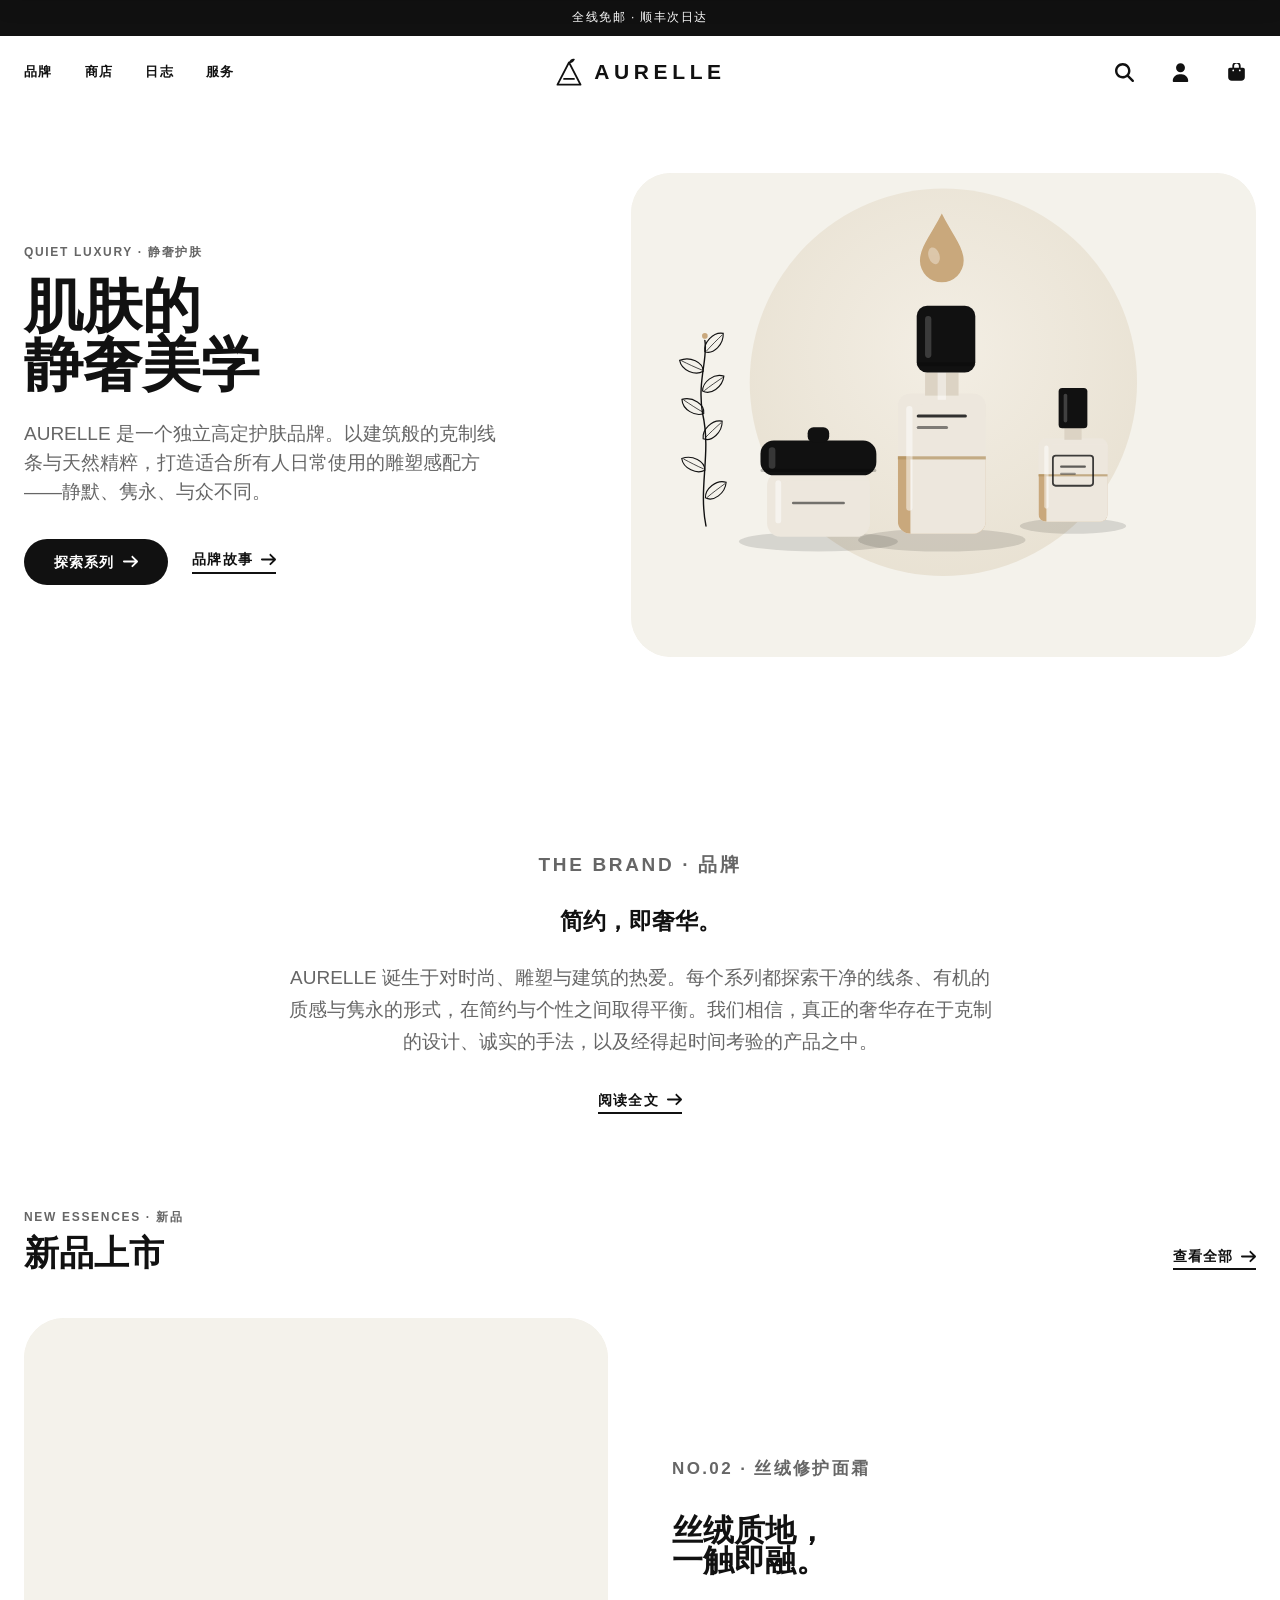
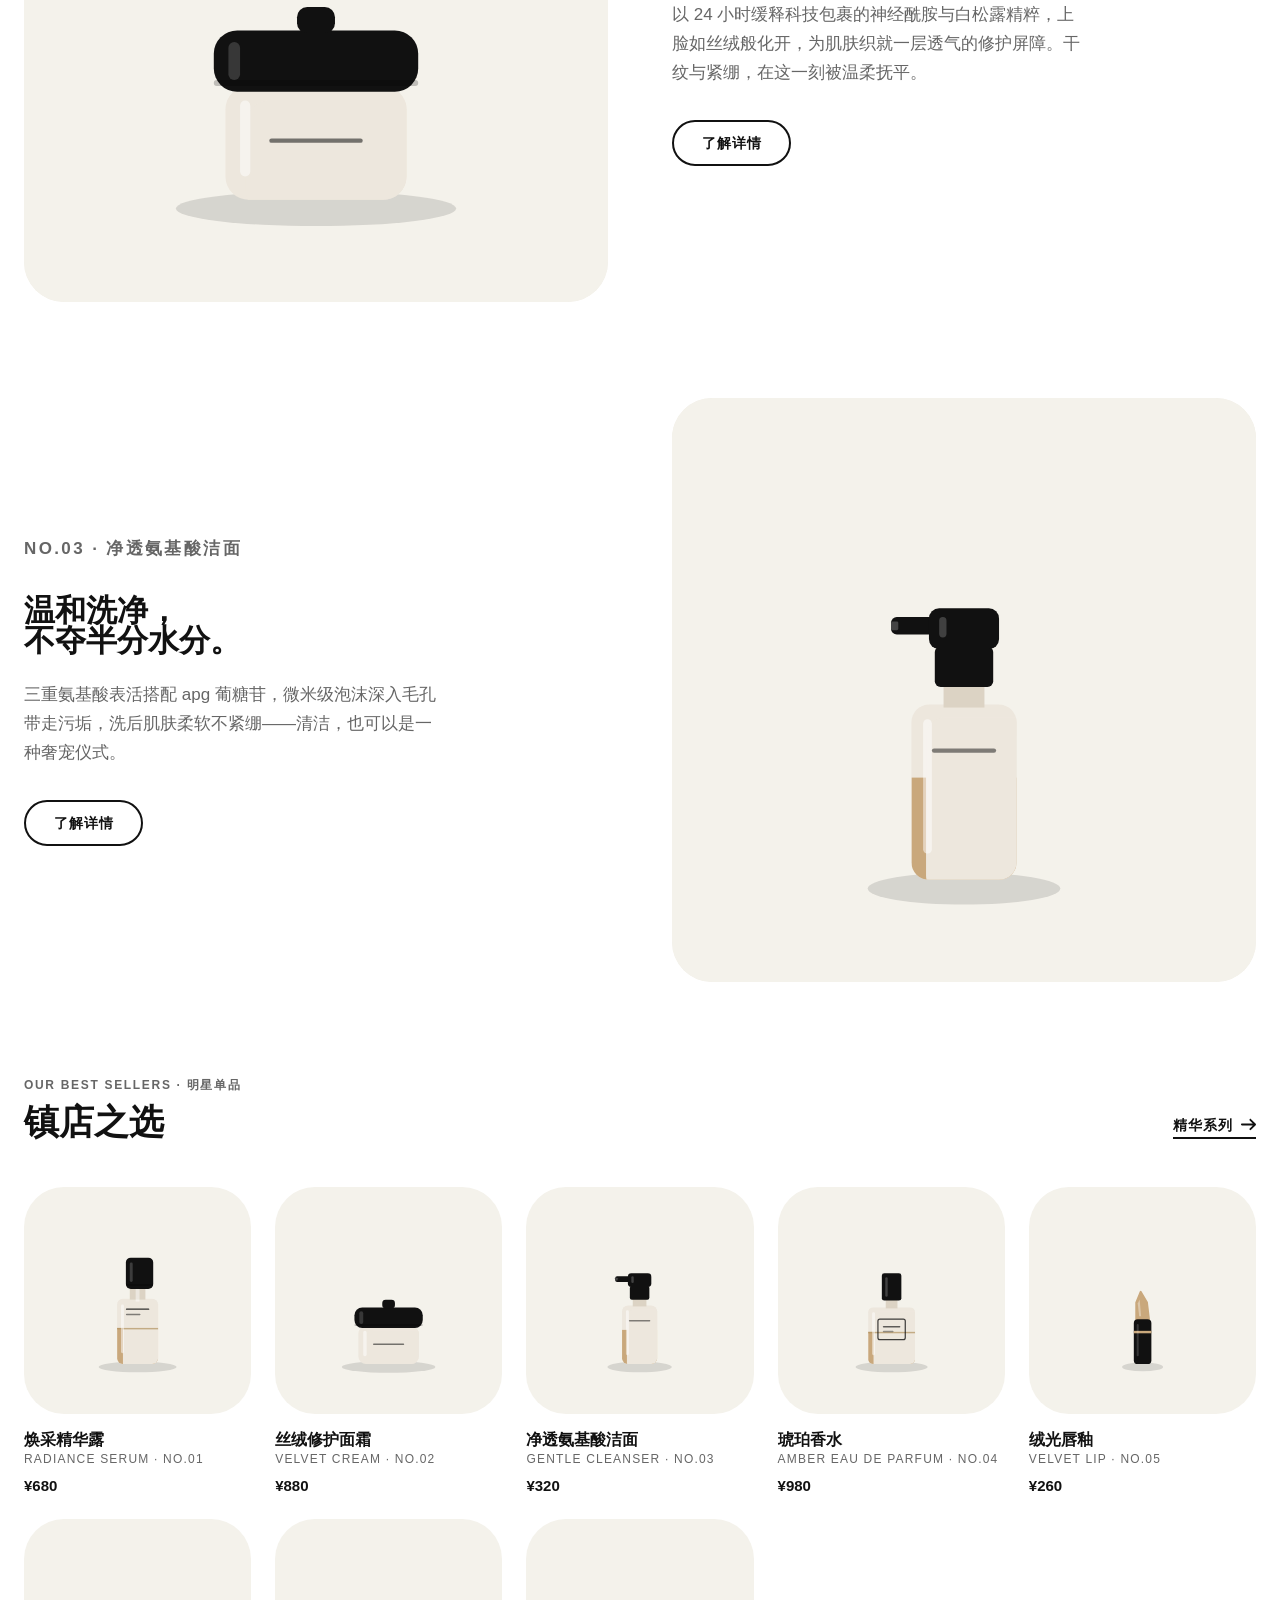
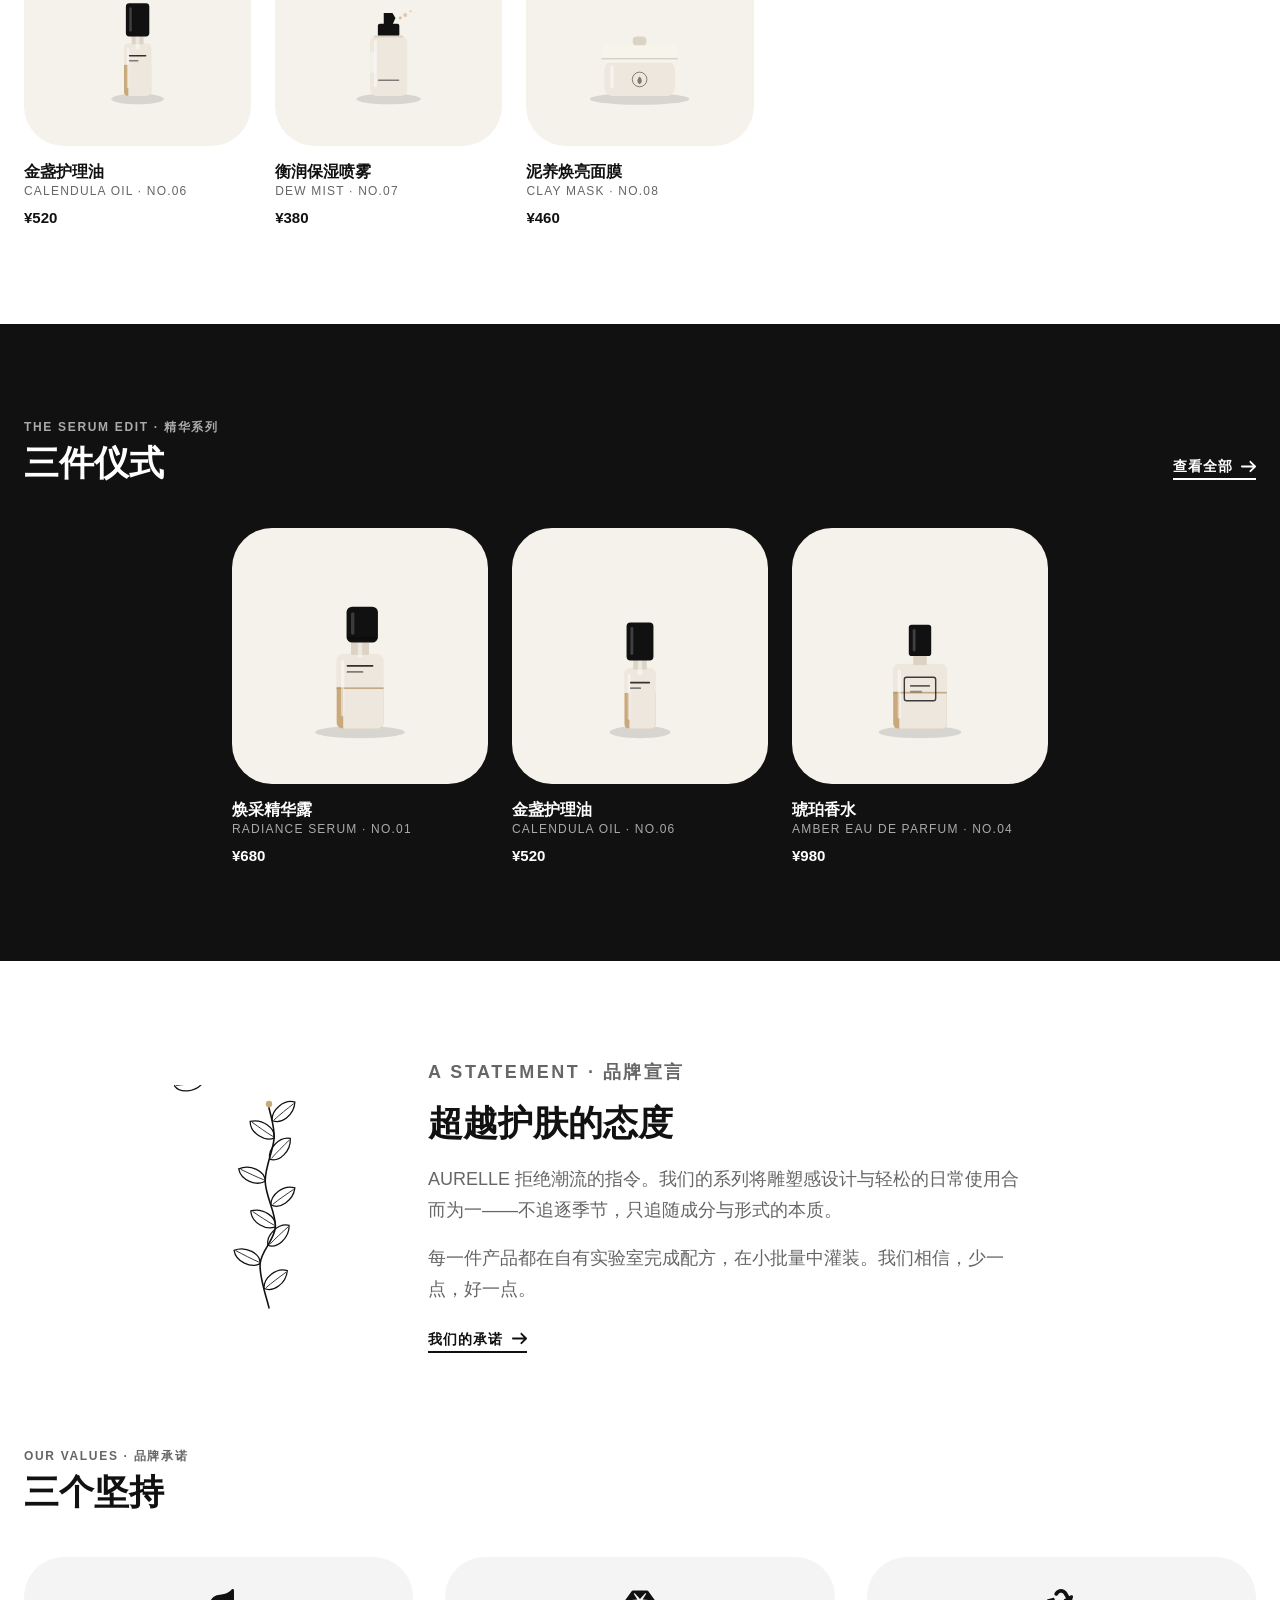
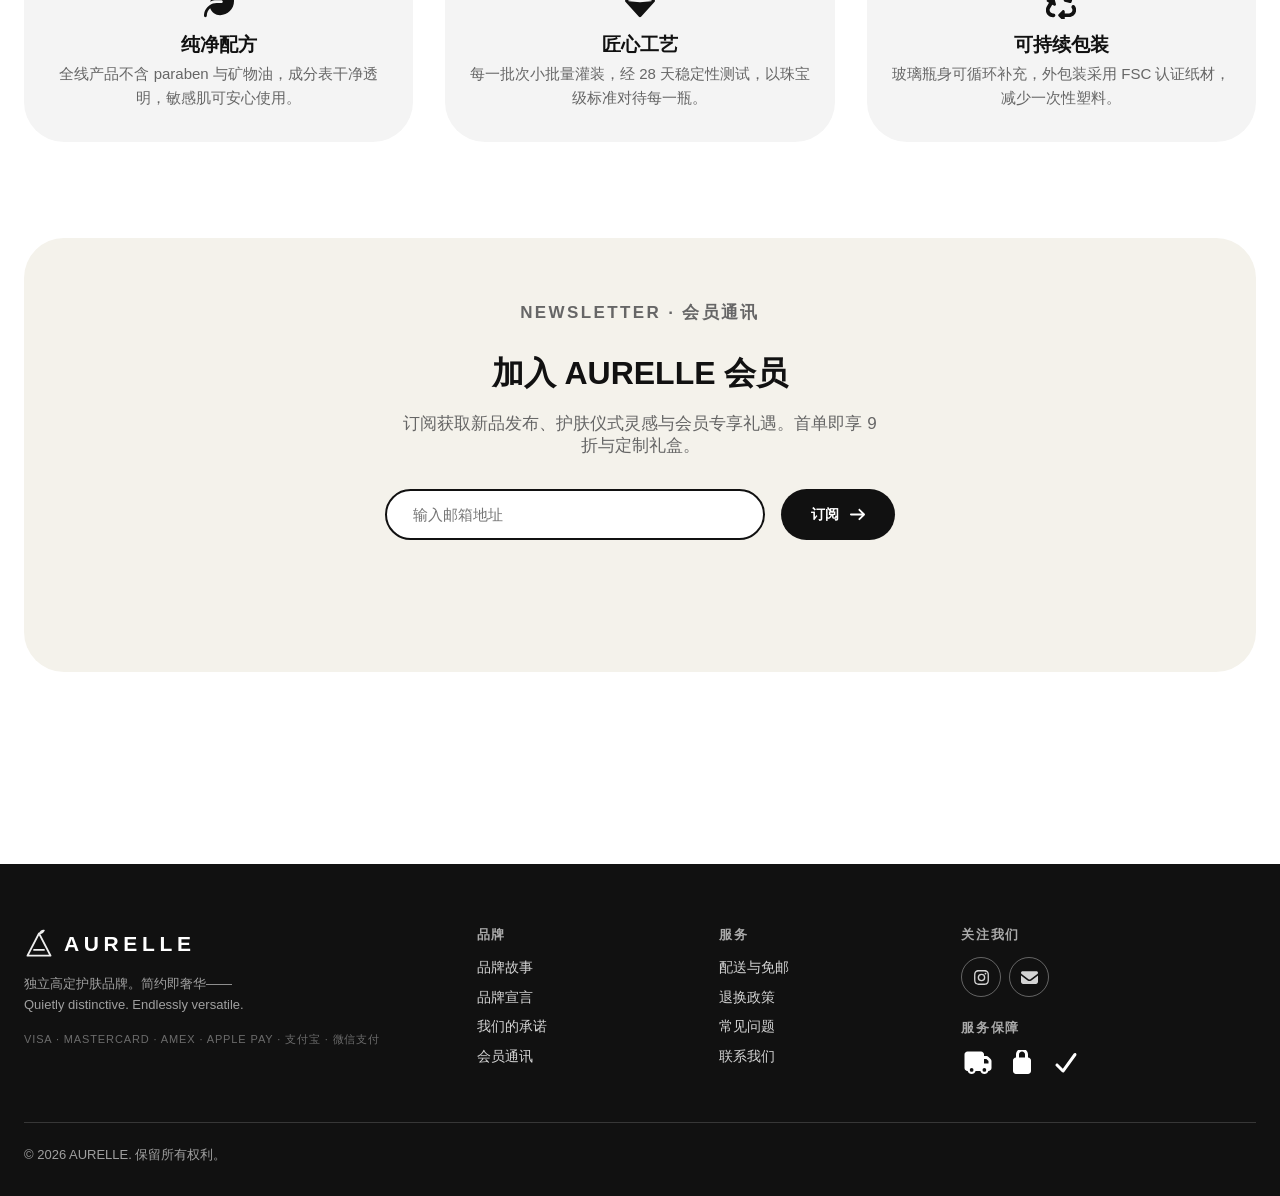
<file: sites/aurelle/index.html>
<!DOCTYPE html>
<html lang="zh-CN">
<head>
<meta charset="utf-8"/>
<meta name="viewport" content="width=device-width, initial-scale=1, viewport-fit=cover"/>
<title>AURELLE — 静奢护肤 · 高定美妆</title>
<meta name="description" content="AURELLE 是一个独立高定护肤品牌，以静奢美学打造精华、面霜、洁面、香水等系列。简约即奢华。"/>
<link rel="icon" type="image/svg+xml" href="assets/svg/favicon.svg"/>
<link rel="stylesheet" href="assets/css/style.css"/>
</head>
<body>

<!-- 公告栏 -->
<div class="announce" aria-label="公告">
  <div class="announce-inner container" id="announce">
    <p class="announce-item on">全线免邮 · 顺丰次日达</p>
    <p class="announce-item">正品保障 · 假一赔十</p>
    <p class="announce-item">会员专享 · 首单礼遇</p>
  </div>
</div>

<!-- 顶栏 -->
<header class="header" id="header">
  <div class="container header-inner">
    <nav class="nav" aria-label="主导航">
      <a href="#brand">品牌</a>
      <a href="#bestsellers">商店</a>
      <a href="#journal">日志</a>
      <a href="#values">服务</a>
    </nav>
    <a class="brand" href="#top" aria-label="AURELLE 首页">
      <span class="mark"><svg xmlns="http://www.w3.org/2000/svg" viewBox="0 0 240 240" role="img" aria-label="AURELLE 品牌标记：字母 A 与顶生叶">
<title>AURELLE 品牌标记：字母 A 与顶生叶</title>
<!--
标记 = 圆角三角 A + 横杠 + 顶端一片实叶；单色 #111，小尺寸可辨；用于导航与页脚。
-->

  <g id="s0-logo-mark" transform="translate(0 11)">
    <polygon points="120,32 212,210 28,210" fill="none" stroke="#111111" stroke-width="15" stroke-linejoin="round"/>
    <rect x="74" y="156" width="92" height="15" rx="4" fill="#111111"/>
    <path d="M119,33 C127,9 151,-3 167,7 C157,31 133,45 119,33 Z" fill="#111111"/>
  </g>
</svg></span>
      <span class="word">AURELLE</span>
    </a>
    <div class="actions">
      <button class="iconbtn" id="search-open" aria-label="搜索"><!-- Font Awesome Free 7.3.1 - Icons: CC BY 4.0, Fonts: SIL OFL 1.1, Code: MIT License
https://fontawesome.com/license/free - 由 gen/extract-icons.py 提取，勿手改 -->
<svg class="ico" xmlns="http://www.w3.org/2000/svg" viewBox="0 0 512 512"><!--! Font Awesome Free 7.3.1 by @fontawesome - https://fontawesome.com License - https://fontawesome.com/license/free (Icons: CC BY 4.0, Fonts: SIL OFL 1.1, Code: MIT License) Copyright 2026 Fonticons, Inc. --><path fill="currentColor" d="M416 208c0 45.9-14.9 88.3-40 122.7L502.6 457.4c12.5 12.5 12.5 32.8 0 45.3s-32.8 12.5-45.3 0L330.7 376C296.3 401.1 253.9 416 208 416 93.1 416 0 322.9 0 208S93.1 0 208 0 416 93.1 416 208zM208 352a144 144 0 1 0 0-288 144 144 0 1 0 0 288z"/></svg></button>
      <button class="iconbtn" id="account-btn" aria-label="账户"><!-- Font Awesome Free 7.3.1 - Icons: CC BY 4.0, Fonts: SIL OFL 1.1, Code: MIT License
https://fontawesome.com/license/free - 由 gen/extract-icons.py 提取，勿手改 -->
<svg class="ico" xmlns="http://www.w3.org/2000/svg" viewBox="0 0 448 512"><!--! Font Awesome Free 7.3.1 by @fontawesome - https://fontawesome.com License - https://fontawesome.com/license/free (Icons: CC BY 4.0, Fonts: SIL OFL 1.1, Code: MIT License) Copyright 2026 Fonticons, Inc. --><path fill="currentColor" d="M224 248a120 120 0 1 0 0-240 120 120 0 1 0 0 240zm-29.7 56C95.8 304 16 383.8 16 482.3 16 498.7 29.3 512 45.7 512l356.6 0c16.4 0 29.7-13.3 29.7-29.7 0-98.5-79.8-178.3-178.3-178.3l-59.4 0z"/></svg></button>
      <button class="iconbtn cartbtn" id="cart-open" aria-label="购物袋">
        <!-- Font Awesome Free 7.3.1 - Icons: CC BY 4.0, Fonts: SIL OFL 1.1, Code: MIT License
https://fontawesome.com/license/free - 由 gen/extract-icons.py 提取，勿手改 -->
<svg class="ico" xmlns="http://www.w3.org/2000/svg" viewBox="0 0 448 512"><!--! Font Awesome Free 7.3.1 by @fontawesome - https://fontawesome.com License - https://fontawesome.com/license/free (Icons: CC BY 4.0, Fonts: SIL OFL 1.1, Code: MIT License) Copyright 2026 Fonticons, Inc. --><path fill="currentColor" d="M160 80c0-35.3 28.7-64 64-64s64 28.7 64 64l0 48-128 0 0-48zm-48 48l-64 0c-26.5 0-48 21.5-48 48L0 384c0 53 43 96 96 96l256 0c53 0 96-43 96-96l0-208c0-26.5-21.5-48-48-48l-64 0 0-48c0-61.9-50.1-112-112-112S112 18.1 112 80l0 48zm24 48a24 24 0 1 1 0 48 24 24 0 1 1 0-48zm152 24a24 24 0 1 1 48 0 24 24 0 1 1 -48 0z"/></svg><span class="cart-count" id="cart-count">0</span>
      </button>
      <button class="iconbtn menu-btn" id="menu-open" aria-label="菜单"><!-- Font Awesome Free 7.3.1 - Icons: CC BY 4.0, Fonts: SIL OFL 1.1, Code: MIT License
https://fontawesome.com/license/free - 由 gen/extract-icons.py 提取，勿手改 -->
<svg class="ico" xmlns="http://www.w3.org/2000/svg" viewBox="0 0 448 512"><!--! Font Awesome Free 7.3.1 by @fontawesome - https://fontawesome.com License - https://fontawesome.com/license/free (Icons: CC BY 4.0, Fonts: SIL OFL 1.1, Code: MIT License) Copyright 2026 Fonticons, Inc. --><path fill="currentColor" d="M0 96C0 78.3 14.3 64 32 64l384 0c17.7 0 32 14.3 32 32s-14.3 32-32 32L32 128C14.3 128 0 113.7 0 96zM0 256c0-17.7 14.3-32 32-32l384 0c17.7 0 32 14.3 32 32s-14.3 32-32 32L32 288c-17.7 0-32-14.3-32-32zM448 416c0 17.7-14.3 32-32 32L32 448c-17.7 0-32-14.3-32-32s14.3-32 32-32l384 0c17.7 0 32 14.3 32 32z"/></svg></button>
    </div>
  </div>
</header>

<main id="top">

  <!-- Hero -->
  <section class="hero">
    <div class="container hero-grid">
      <div class="hero-copy">
        <p class="eyebrow">Quiet Luxury · 静奢护肤</p>
        <h1>肌肤的<br/>静奢美学</h1>
        <p class="lede">AURELLE 是一个独立高定护肤品牌。以建筑般的克制线条与天然精粹，打造适合所有人日常使用的雕塑感配方——静默、隽永、与众不同。</p>
        <div class="hero-cta">
          <a class="btn btn-filled" href="#bestsellers">探索系列<!-- Font Awesome Free 7.3.1 - Icons: CC BY 4.0, Fonts: SIL OFL 1.1, Code: MIT License
https://fontawesome.com/license/free - 由 gen/extract-icons.py 提取，勿手改 -->
<svg class="ico" xmlns="http://www.w3.org/2000/svg" viewBox="0 0 512 512"><!--! Font Awesome Free 7.3.1 by @fontawesome - https://fontawesome.com License - https://fontawesome.com/license/free (Icons: CC BY 4.0, Fonts: SIL OFL 1.1, Code: MIT License) Copyright 2026 Fonticons, Inc. --><path fill="currentColor" d="M502.6 278.6c12.5-12.5 12.5-32.8 0-45.3l-160-160c-12.5-12.5-32.8-12.5-45.3 0s-12.5 32.8 0 45.3L402.7 224 32 224c-17.7 0-32 14.3-32 32s14.3 32 32 32l370.7 0-105.4 105.4c-12.5 12.5-12.5 32.8 0 45.3s32.8 12.5 45.3 0l160-160z"/></svg></a>
          <a class="link-arrow" href="#brand">品牌故事<!-- Font Awesome Free 7.3.1 - Icons: CC BY 4.0, Fonts: SIL OFL 1.1, Code: MIT License
https://fontawesome.com/license/free - 由 gen/extract-icons.py 提取，勿手改 -->
<svg class="ico" xmlns="http://www.w3.org/2000/svg" viewBox="0 0 512 512"><!--! Font Awesome Free 7.3.1 by @fontawesome - https://fontawesome.com License - https://fontawesome.com/license/free (Icons: CC BY 4.0, Fonts: SIL OFL 1.1, Code: MIT License) Copyright 2026 Fonticons, Inc. --><path fill="currentColor" d="M502.6 278.6c12.5-12.5 12.5-32.8 0-45.3l-160-160c-12.5-12.5-32.8-12.5-45.3 0s-12.5 32.8 0 45.3L402.7 224 32 224c-17.7 0-32 14.3-32 32s14.3 32 32 32l370.7 0-105.4 105.4c-12.5 12.5-12.5 32.8 0 45.3s32.8 12.5 45.3 0l160-160z"/></svg></a>
        </div>
      </div>
      <div class="hero-art"><svg xmlns="http://www.w3.org/2000/svg" viewBox="0 0 800 620" role="img" aria-label="AURELLE 静物主视觉：精华、面霜与香水">
<title>AURELLE 静物主视觉：精华、面霜与香水</title>
<!--
画布 800x620；L0 暖纸底 + 圆盘(径向渐变 #F3EEE4→#E8E1D2)；L1 远景香水方瓶(右后,0.92x)+线条枝(左下)；L2 主体精华滴管瓶(中,1.34x)；L3 前景面霜罐(左,1.06x)+琥珀液滴。光源左上，接地线 y≈470。
-->

  <defs>
    <radialGradient id="s1-h-disc" cx="0.5" cy="0.42" r="0.62">
      <stop offset="0" stop-color="#F3EEE4"/>
      <stop offset="1" stop-color="#E8E1D2"/>
    </radialGradient>
    <g id="s1-h-sprig">
      <path d="M0,0 C-14,-70 10,-128 -6,-200 C-16,-256 4,-300 -2,-330" fill="none" stroke="#111111" stroke-width="2.5" stroke-linecap="round"/>
      <use href="#s1-h-leaf" transform="translate(-1,-50) rotate(-32)"/>
      <use href="#s1-h-leaf" transform="translate(-2,-99) rotate(-148)"/>
      <use href="#s1-h-leaf" transform="translate(-5,-155) rotate(-38)"/>
      <use href="#s1-h-leaf" transform="translate(-4,-200) rotate(-142)"/>
      <use href="#s1-h-leaf" transform="translate(-6,-240) rotate(-30)"/>
      <use href="#s1-h-leaf" transform="translate(-5,-275) rotate(-150)"/>
      <use href="#s1-h-leaf" transform="translate(-2,-310) rotate(-40)"/>
      <circle cx="-2" cy="-338" r="5" fill="#C9A87C"/>
    </g>
    <g id="s1-h-leaf">
      <path d="M0,0 C8,-14 34,-18 46,-4 C34,12 8,14 0,0 Z" fill="none" stroke="#111111" stroke-width="2"/>
      <path d="M3,1 C15,-1 30,-2 43,-3" fill="none" stroke="#111111" stroke-width="1.2"/>
    </g>
  </defs>
  <g id="s1-background">
    <rect width="800" height="620" fill="#F4F2EB"/>
    <circle cx="400" cy="268" r="248" fill="url(#s1-h-disc)"/>
  </g>
  <g id="s1-far">
    <use href="#s1-h-sprig" transform="translate(96 452) scale(0.72)"/>
    <g transform="translate(566 452) scale(0.92) translate(-200 -336)">
  <ellipse cx="200" cy="336" rx="74" ry="11" fill="#000000" opacity="0.12"/>
  <g id="s1-h-pf-perfume">
    <clipPath id="s1-h-pf-clip-body"><rect x="152" y="214" width="96" height="116" rx="10"/></clipPath>
    <rect x="152" y="214" width="96" height="116" rx="10" fill="#EDE7DD"/>
    <g clip-path="url(#s1-h-pf-clip-body)"><rect x="152" y="264" width="96" height="66" fill="#C9A87C"/></g>
    <g clip-path="url(#s1-h-pf-clip-body)"><g transform="translate(11 9)"><rect x="152" y="214" width="96" height="116" rx="10" fill="#EDE7DD"/></g></g>
    <rect x="152" y="264" width="96" height="3" fill="#B3925F" opacity="0.7"/>
    <rect x="160" y="224" width="6" height="88" rx="3" fill="#FFFFFF" opacity="0.5"/>
    <rect x="172" y="238" width="56" height="42" rx="4" fill="none" stroke="#111111" stroke-width="2.5" opacity="0.8"/>
    <rect x="182" y="252" width="36" height="3" rx="1.5" fill="#111111" opacity="0.65"/><rect x="182" y="262" width="22" height="3" rx="1.5" fill="#111111" opacity="0.4"/>
    <rect x="188" y="198" width="24" height="18" fill="#DCD3C4"/>
    <rect x="180" y="144" width="40" height="56" rx="5" fill="#111111"/>
    <rect x="187" y="152" width="5" height="40" rx="2.5" fill="#FFFFFF" opacity="0.2"/>
  </g></g>
  </g>
  <g id="s1-subject">
    <g transform="translate(398 470) scale(1.34) translate(-200 -336)">
  <ellipse cx="200" cy="336" rx="80" ry="11" fill="#000000" opacity="0.12"/>
  <g id="s1-h-se-serum">
    <clipPath id="s1-h-se-clip-body"><rect x="158" y="196" width="84" height="134" rx="12"/></clipPath>
    <rect x="158" y="196" width="84" height="134" rx="12" fill="#EDE7DD"/>
    <g clip-path="url(#s1-h-se-clip-body)"><rect x="158" y="256" width="84" height="74" fill="#C9A87C"/></g>
    <g clip-path="url(#s1-h-se-clip-body)"><g transform="translate(12 10)"><rect x="158" y="196" width="84" height="134" rx="12" fill="#EDE7DD"/></g></g>
    <rect x="158" y="256" width="84" height="3" fill="#B3925F" opacity="0.7"/>
    <rect x="166" y="208" width="6" height="100" rx="3" fill="#FFFFFF" opacity="0.5"/>
    <rect x="176" y="216" width="48" height="3" rx="1.5" fill="#111111" opacity="0.85"/><rect x="176" y="227" width="30" height="3" rx="1.5" fill="#111111" opacity="0.5"/>
    <rect x="184" y="176" width="32" height="22" fill="#DCD3C4"/>
    <rect x="196" y="170" width="8" height="32" fill="#FFFFFF" opacity="0.45"/>
    <rect x="176" y="112" width="56" height="64" rx="10" fill="#111111"/>
    <rect x="176" y="166" width="56" height="4" rx="2" fill="#000000" opacity="0.25"/>
    <rect x="184" y="122" width="6" height="40" rx="3" fill="#FFFFFF" opacity="0.18"/>
  </g></g>
  </g>
  <g id="s1-foreground">
    <g transform="translate(240 472) scale(1.06) translate(-200 -336)">
  <ellipse cx="200" cy="336" rx="96" ry="12" fill="#000000" opacity="0.12"/>
  <g id="s1-h-cr-cream">
    <clipPath id="s1-h-cr-clip-base"><rect x="138" y="252" width="124" height="78" rx="16"/></clipPath>
    <rect x="138" y="252" width="124" height="78" rx="16" fill="#EDE7DD"/>
    <g clip-path="url(#s1-h-cr-clip-base)"><g transform="translate(14 10)"><rect x="138" y="252" width="124" height="78" rx="16" fill="#EDE7DD"/></g></g>
    <rect x="148" y="262" width="7" height="52" rx="3.5" fill="#FFFFFF" opacity="0.5"/>
    <rect x="168" y="288" width="64" height="3" rx="1.5" fill="#111111" opacity="0.55"/>
    <rect x="130" y="214" width="140" height="42" rx="16" fill="#111111"/>
    <rect x="130" y="248" width="140" height="4" rx="2" fill="#000000" opacity="0.22"/>
    <rect x="140" y="222" width="8" height="26" rx="4" fill="#FFFFFF" opacity="0.16"/>
    <rect x="187" y="198" width="26" height="18" rx="7" fill="#111111"/>
  </g></g>
    <path d="M398,52 C411,78 426,95 426,112 A28,28 0 1,1 370,112 C370,95 385,78 398,52 Z" fill="#C9A87C"/>
    <ellipse cx="388" cy="106" rx="7" ry="11" fill="#FFFFFF" opacity="0.35" transform="rotate(-18 388 106)"/>
  </g>

</svg></div>
    </div>
  </section>

  <!-- 品牌引言 -->
  <section class="section" id="brand">
    <div class="container intro reveal">
      <p class="eyebrow">The Brand · 品牌</p>
      <p class="strong">简约，即奢华。</p>
      <p>AURELLE 诞生于对时尚、雕塑与建筑的热爱。每个系列都探索干净的线条、有机的质感与隽永的形式，在简约与个性之间取得平衡。我们相信，真正的奢华存在于克制的设计、诚实的手法，以及经得起时间考验的产品之中。</p>
      <a class="link-arrow" href="#manifesto">阅读全文<!-- Font Awesome Free 7.3.1 - Icons: CC BY 4.0, Fonts: SIL OFL 1.1, Code: MIT License
https://fontawesome.com/license/free - 由 gen/extract-icons.py 提取，勿手改 -->
<svg class="ico" xmlns="http://www.w3.org/2000/svg" viewBox="0 0 512 512"><!--! Font Awesome Free 7.3.1 by @fontawesome - https://fontawesome.com License - https://fontawesome.com/license/free (Icons: CC BY 4.0, Fonts: SIL OFL 1.1, Code: MIT License) Copyright 2026 Fonticons, Inc. --><path fill="currentColor" d="M502.6 278.6c12.5-12.5 12.5-32.8 0-45.3l-160-160c-12.5-12.5-32.8-12.5-45.3 0s-12.5 32.8 0 45.3L402.7 224 32 224c-17.7 0-32 14.3-32 32s14.3 32 32 32l370.7 0-105.4 105.4c-12.5 12.5-12.5 32.8 0 45.3s32.8 12.5 45.3 0l160-160z"/></svg></a>
    </div>
  </section>

  <!-- 新品编辑版式 -->
  <section class="section" style="padding-top:0">
    <div class="container">
      <div class="section-head reveal">
        <div>
          <p class="eyebrow">New Essences · 新品</p>
          <h2>新品上市</h2>
        </div>
        <a class="link-arrow" href="#bestsellers">查看全部<!-- Font Awesome Free 7.3.1 - Icons: CC BY 4.0, Fonts: SIL OFL 1.1, Code: MIT License
https://fontawesome.com/license/free - 由 gen/extract-icons.py 提取，勿手改 -->
<svg class="ico" xmlns="http://www.w3.org/2000/svg" viewBox="0 0 512 512"><!--! Font Awesome Free 7.3.1 by @fontawesome - https://fontawesome.com License - https://fontawesome.com/license/free (Icons: CC BY 4.0, Fonts: SIL OFL 1.1, Code: MIT License) Copyright 2026 Fonticons, Inc. --><path fill="currentColor" d="M502.6 278.6c12.5-12.5 12.5-32.8 0-45.3l-160-160c-12.5-12.5-32.8-12.5-45.3 0s-12.5 32.8 0 45.3L402.7 224 32 224c-17.7 0-32 14.3-32 32s14.3 32 32 32l370.7 0-105.4 105.4c-12.5 12.5-12.5 32.8 0 45.3s32.8 12.5 45.3 0l160-160z"/></svg></a>
      </div>
      <article class="editorial reveal">
        <div class="ed-art"><svg xmlns="http://www.w3.org/2000/svg" viewBox="0 0 400 400" role="img" aria-label="AURELLE 丝绒面霜罐">
<title>AURELLE 丝绒面霜罐</title>
<!--
画布 400x400，接地线 y=330，光源左上；L0 舞台 #F4F2EB；L1 主体（底色→液体→阴影面 clip→高光→结构线→盖件）；落地投影先画。色彩角色与线宽层级见 docs/ASSET-SPEC.md。
-->
<rect x="0" y="0" width="400" height="400" fill="#F4F2EB"/>
  <ellipse cx="200" cy="336" rx="96" ry="12" fill="#000000" opacity="0.12"/>
  <g id="s2-p-cream">
    <clipPath id="s2-p-clip-base"><rect x="138" y="252" width="124" height="78" rx="16"/></clipPath>
    <rect x="138" y="252" width="124" height="78" rx="16" fill="#EDE7DD"/>
    <g clip-path="url(#s2-p-clip-base)"><g transform="translate(14 10)"><rect x="138" y="252" width="124" height="78" rx="16" fill="#EDE7DD"/></g></g>
    <rect x="148" y="262" width="7" height="52" rx="3.5" fill="#FFFFFF" opacity="0.5"/>
    <rect x="168" y="288" width="64" height="3" rx="1.5" fill="#111111" opacity="0.55"/>
    <rect x="130" y="214" width="140" height="42" rx="16" fill="#111111"/>
    <rect x="130" y="248" width="140" height="4" rx="2" fill="#000000" opacity="0.22"/>
    <rect x="140" y="222" width="8" height="26" rx="4" fill="#FFFFFF" opacity="0.16"/>
    <rect x="187" y="198" width="26" height="18" rx="7" fill="#111111"/>
  </g>
</svg></div>
        <div class="ed-copy">
          <p class="eyebrow">No.02 · 丝绒修护面霜</p>
          <h3>丝绒质地，<br/>一触即融。</h3>
          <p>以 24 小时缓释科技包裹的神经酰胺与白松露精粹，上脸如丝绒般化开，为肌肤织就一层透气的修护屏障。干纹与紧绷，在这一刻被温柔抚平。</p>
          <a class="btn btn-ghost" href="#" data-quickview="cream">了解详情</a>
        </div>
      </article>
      <article class="editorial flip reveal">
        <div class="ed-art"><svg xmlns="http://www.w3.org/2000/svg" viewBox="0 0 400 400" role="img" aria-label="AURELLE 净透洁面泵瓶">
<title>AURELLE 净透洁面泵瓶</title>
<!--
画布 400x400，接地线 y=330，光源左上；L0 舞台 #F4F2EB；L1 主体（底色→液体→阴影面 clip→高光→结构线→盖件）；落地投影先画。色彩角色与线宽层级见 docs/ASSET-SPEC.md。
-->
<rect x="0" y="0" width="400" height="400" fill="#F4F2EB"/>
  <ellipse cx="200" cy="336" rx="66" ry="11" fill="#000000" opacity="0.12"/>
  <g id="s3-p-cleanser">
    <clipPath id="s3-p-clip-body"><rect x="164" y="210" width="72" height="120" rx="12"/></clipPath>
    <rect x="164" y="210" width="72" height="120" rx="12" fill="#EDE7DD"/>
    <g clip-path="url(#s3-p-clip-body)"><rect x="164" y="260" width="72" height="70" fill="#C9A87C"/></g>
    <g clip-path="url(#s3-p-clip-body)"><g transform="translate(10 9)"><rect x="164" y="210" width="72" height="120" rx="12" fill="#EDE7DD"/></g></g>
    <rect x="172" y="220" width="6" height="92" rx="3" fill="#FFFFFF" opacity="0.5"/>
    <rect x="178" y="240" width="44" height="3" rx="1.5" fill="#111111" opacity="0.5"/>
    <rect x="186" y="196" width="28" height="16" fill="#DCD3C4"/>
    <rect x="180" y="170" width="40" height="28" rx="4" fill="#111111"/>
    <rect x="150" y="150" width="30" height="12" rx="4" fill="#111111"/>
    <rect x="150" y="153" width="5" height="6" rx="1" fill="#444444"/>
    <rect x="176" y="144" width="48" height="28" rx="7" fill="#111111"/>
    <rect x="183" y="150" width="5" height="14" rx="2.5" fill="#FFFFFF" opacity="0.2"/>
  </g>
</svg></div>
        <div class="ed-copy">
          <p class="eyebrow">No.03 · 净透氨基酸洁面</p>
          <h3>温和洗净，<br/>不夺半分水分。</h3>
          <p>三重氨基酸表活搭配 apg 葡糖苷，微米级泡沫深入毛孔带走污垢，洗后肌肤柔软不紧绷——清洁，也可以是一种奢宠仪式。</p>
          <a class="btn btn-ghost" href="#" data-quickview="cleanser">了解详情</a>
        </div>
      </article>
    </div>
  </section>

  <!-- 畅销产品网格 -->
  <section class="section" id="bestsellers" style="padding-top:0">
    <div class="container">
      <div class="section-head reveal">
        <div>
          <p class="eyebrow">Our Best Sellers · 明星单品</p>
          <h2>镇店之选</h2>
        </div>
        <a class="link-arrow" href="#series">精华系列<!-- Font Awesome Free 7.3.1 - Icons: CC BY 4.0, Fonts: SIL OFL 1.1, Code: MIT License
https://fontawesome.com/license/free - 由 gen/extract-icons.py 提取，勿手改 -->
<svg class="ico" xmlns="http://www.w3.org/2000/svg" viewBox="0 0 512 512"><!--! Font Awesome Free 7.3.1 by @fontawesome - https://fontawesome.com License - https://fontawesome.com/license/free (Icons: CC BY 4.0, Fonts: SIL OFL 1.1, Code: MIT License) Copyright 2026 Fonticons, Inc. --><path fill="currentColor" d="M502.6 278.6c12.5-12.5 12.5-32.8 0-45.3l-160-160c-12.5-12.5-32.8-12.5-45.3 0s-12.5 32.8 0 45.3L402.7 224 32 224c-17.7 0-32 14.3-32 32s14.3 32 32 32l370.7 0-105.4 105.4c-12.5 12.5-12.5 32.8 0 45.3s32.8 12.5 45.3 0l160-160z"/></svg></a>
      </div>
      <div class="grid" id="product-grid">
        <article class="card reveal" data-id="serum" data-name="焕采精华露" data-en="RADIANCE SERUM · NO.01" data-price="680" data-desc="滴管设计的焕采精华，3% 烟酰胺搭配发酵滤液，提亮肤色、细腻毛孔，28 天见证肌肤透光感。">
          <div class="tile"><svg xmlns="http://www.w3.org/2000/svg" viewBox="0 0 400 400" role="img" aria-label="AURELLE 焕采精华滴管瓶">
<title>AURELLE 焕采精华滴管瓶</title>
<!--
画布 400x400，接地线 y=330，光源左上；L0 舞台 #F4F2EB；L1 主体（底色→液体→阴影面 clip→高光→结构线→盖件）；落地投影先画。色彩角色与线宽层级见 docs/ASSET-SPEC.md。
-->
<rect x="0" y="0" width="400" height="400" fill="#F4F2EB"/>
  <ellipse cx="200" cy="336" rx="80" ry="11" fill="#000000" opacity="0.12"/>
  <g id="s4-p-serum">
    <clipPath id="s4-p-clip-body"><rect x="158" y="196" width="84" height="134" rx="12"/></clipPath>
    <rect x="158" y="196" width="84" height="134" rx="12" fill="#EDE7DD"/>
    <g clip-path="url(#s4-p-clip-body)"><rect x="158" y="256" width="84" height="74" fill="#C9A87C"/></g>
    <g clip-path="url(#s4-p-clip-body)"><g transform="translate(12 10)"><rect x="158" y="196" width="84" height="134" rx="12" fill="#EDE7DD"/></g></g>
    <rect x="158" y="256" width="84" height="3" fill="#B3925F" opacity="0.7"/>
    <rect x="166" y="208" width="6" height="100" rx="3" fill="#FFFFFF" opacity="0.5"/>
    <rect x="176" y="216" width="48" height="3" rx="1.5" fill="#111111" opacity="0.85"/><rect x="176" y="227" width="30" height="3" rx="1.5" fill="#111111" opacity="0.5"/>
    <rect x="184" y="176" width="32" height="22" fill="#DCD3C4"/>
    <rect x="196" y="170" width="8" height="32" fill="#FFFFFF" opacity="0.45"/>
    <rect x="176" y="112" width="56" height="64" rx="10" fill="#111111"/>
    <rect x="176" y="166" width="56" height="4" rx="2" fill="#000000" opacity="0.25"/>
    <rect x="184" y="122" width="6" height="40" rx="3" fill="#FFFFFF" opacity="0.18"/>
  </g>
</svg></div>
          <div class="card-body"><h3>焕采精华露</h3><p class="en">RADIANCE SERUM · NO.01</p><p class="price">¥680</p></div>
          <button class="card-quick" data-add="serum">加入购物袋</button>
        </article>
        <article class="card reveal" data-id="cream" data-name="丝绒修护面霜" data-en="VELVET CREAM · NO.02" data-price="880" data-desc="神经酰胺与白松露精粹的 24 小时缓释修护，丝绒质地一触即融，重塑肌肤屏障。">
          <div class="tile"><svg xmlns="http://www.w3.org/2000/svg" viewBox="0 0 400 400" role="img" aria-label="AURELLE 丝绒面霜罐">
<title>AURELLE 丝绒面霜罐</title>
<!--
画布 400x400，接地线 y=330，光源左上；L0 舞台 #F4F2EB；L1 主体（底色→液体→阴影面 clip→高光→结构线→盖件）；落地投影先画。色彩角色与线宽层级见 docs/ASSET-SPEC.md。
-->
<rect x="0" y="0" width="400" height="400" fill="#F4F2EB"/>
  <ellipse cx="200" cy="336" rx="96" ry="12" fill="#000000" opacity="0.12"/>
  <g id="s5-p-cream">
    <clipPath id="s5-p-clip-base"><rect x="138" y="252" width="124" height="78" rx="16"/></clipPath>
    <rect x="138" y="252" width="124" height="78" rx="16" fill="#EDE7DD"/>
    <g clip-path="url(#s5-p-clip-base)"><g transform="translate(14 10)"><rect x="138" y="252" width="124" height="78" rx="16" fill="#EDE7DD"/></g></g>
    <rect x="148" y="262" width="7" height="52" rx="3.5" fill="#FFFFFF" opacity="0.5"/>
    <rect x="168" y="288" width="64" height="3" rx="1.5" fill="#111111" opacity="0.55"/>
    <rect x="130" y="214" width="140" height="42" rx="16" fill="#111111"/>
    <rect x="130" y="248" width="140" height="4" rx="2" fill="#000000" opacity="0.22"/>
    <rect x="140" y="222" width="8" height="26" rx="4" fill="#FFFFFF" opacity="0.16"/>
    <rect x="187" y="198" width="26" height="18" rx="7" fill="#111111"/>
  </g>
</svg></div>
          <div class="card-body"><h3>丝绒修护面霜</h3><p class="en">VELVET CREAM · NO.02</p><p class="price">¥880</p></div>
          <button class="card-quick" data-add="cream">加入购物袋</button>
        </article>
        <article class="card reveal" data-id="cleanser" data-name="净透氨基酸洁面" data-en="GENTLE CLEANSER · NO.03" data-price="320" data-desc="三重氨基酸表活，微米级泡沫深入清洁，洗后柔软不紧绷。">
          <div class="tile"><svg xmlns="http://www.w3.org/2000/svg" viewBox="0 0 400 400" role="img" aria-label="AURELLE 净透洁面泵瓶">
<title>AURELLE 净透洁面泵瓶</title>
<!--
画布 400x400，接地线 y=330，光源左上；L0 舞台 #F4F2EB；L1 主体（底色→液体→阴影面 clip→高光→结构线→盖件）；落地投影先画。色彩角色与线宽层级见 docs/ASSET-SPEC.md。
-->
<rect x="0" y="0" width="400" height="400" fill="#F4F2EB"/>
  <ellipse cx="200" cy="336" rx="66" ry="11" fill="#000000" opacity="0.12"/>
  <g id="s6-p-cleanser">
    <clipPath id="s6-p-clip-body"><rect x="164" y="210" width="72" height="120" rx="12"/></clipPath>
    <rect x="164" y="210" width="72" height="120" rx="12" fill="#EDE7DD"/>
    <g clip-path="url(#s6-p-clip-body)"><rect x="164" y="260" width="72" height="70" fill="#C9A87C"/></g>
    <g clip-path="url(#s6-p-clip-body)"><g transform="translate(10 9)"><rect x="164" y="210" width="72" height="120" rx="12" fill="#EDE7DD"/></g></g>
    <rect x="172" y="220" width="6" height="92" rx="3" fill="#FFFFFF" opacity="0.5"/>
    <rect x="178" y="240" width="44" height="3" rx="1.5" fill="#111111" opacity="0.5"/>
    <rect x="186" y="196" width="28" height="16" fill="#DCD3C4"/>
    <rect x="180" y="170" width="40" height="28" rx="4" fill="#111111"/>
    <rect x="150" y="150" width="30" height="12" rx="4" fill="#111111"/>
    <rect x="150" y="153" width="5" height="6" rx="1" fill="#444444"/>
    <rect x="176" y="144" width="48" height="28" rx="7" fill="#111111"/>
    <rect x="183" y="150" width="5" height="14" rx="2.5" fill="#FFFFFF" opacity="0.2"/>
  </g>
</svg></div>
          <div class="card-body"><h3>净透氨基酸洁面</h3><p class="en">GENTLE CLEANSER · NO.03</p><p class="price">¥320</p></div>
          <button class="card-quick" data-add="cleanser">加入购物袋</button>
        </article>
        <article class="card reveal" data-id="perfume" data-name="琥珀香水" data-en="AMBER EAU DE PARFUM · NO.04" data-price="980" data-desc="琥珀、雪松与鸢尾的木质花香结构，留香 8 小时，如一件贴身的雕塑。">
          <div class="tile"><svg xmlns="http://www.w3.org/2000/svg" viewBox="0 0 400 400" role="img" aria-label="AURELLE 琥珀香水方瓶">
<title>AURELLE 琥珀香水方瓶</title>
<!--
画布 400x400，接地线 y=330，光源左上；L0 舞台 #F4F2EB；L1 主体（底色→液体→阴影面 clip→高光→结构线→盖件）；落地投影先画。色彩角色与线宽层级见 docs/ASSET-SPEC.md。
-->
<rect x="0" y="0" width="400" height="400" fill="#F4F2EB"/>
  <ellipse cx="200" cy="336" rx="74" ry="11" fill="#000000" opacity="0.12"/>
  <g id="s7-p-perfume">
    <clipPath id="s7-p-clip-body"><rect x="152" y="214" width="96" height="116" rx="10"/></clipPath>
    <rect x="152" y="214" width="96" height="116" rx="10" fill="#EDE7DD"/>
    <g clip-path="url(#s7-p-clip-body)"><rect x="152" y="264" width="96" height="66" fill="#C9A87C"/></g>
    <g clip-path="url(#s7-p-clip-body)"><g transform="translate(11 9)"><rect x="152" y="214" width="96" height="116" rx="10" fill="#EDE7DD"/></g></g>
    <rect x="152" y="264" width="96" height="3" fill="#B3925F" opacity="0.7"/>
    <rect x="160" y="224" width="6" height="88" rx="3" fill="#FFFFFF" opacity="0.5"/>
    <rect x="172" y="238" width="56" height="42" rx="4" fill="none" stroke="#111111" stroke-width="2.5" opacity="0.8"/>
    <rect x="182" y="252" width="36" height="3" rx="1.5" fill="#111111" opacity="0.65"/><rect x="182" y="262" width="22" height="3" rx="1.5" fill="#111111" opacity="0.4"/>
    <rect x="188" y="198" width="24" height="18" fill="#DCD3C4"/>
    <rect x="180" y="144" width="40" height="56" rx="5" fill="#111111"/>
    <rect x="187" y="152" width="5" height="40" rx="2.5" fill="#FFFFFF" opacity="0.2"/>
  </g>
</svg></div>
          <div class="card-body"><h3>琥珀香水</h3><p class="en">AMBER EAU DE PARFUM · NO.04</p><p class="price">¥980</p></div>
          <button class="card-quick" data-add="perfume">加入购物袋</button>
        </article>
        <article class="card reveal" data-id="lip" data-name="绒光唇釉" data-en="VELVET LIP · NO.05" data-price="260" data-desc="丝绒雾面质地，一抹显色不拔干，琥珀色调适合亚洲肤色。">
          <div class="tile"><svg xmlns="http://www.w3.org/2000/svg" viewBox="0 0 400 400" role="img" aria-label="AURELLE 绒光唇釉">
<title>AURELLE 绒光唇釉</title>
<!--
画布 400x400，接地线 y=330，光源左上；L0 舞台 #F4F2EB；L1 主体（底色→液体→阴影面 clip→高光→结构线→盖件）；落地投影先画。色彩角色与线宽层级见 docs/ASSET-SPEC.md。
-->
<rect x="0" y="0" width="400" height="400" fill="#F4F2EB"/>
  <ellipse cx="200" cy="336" rx="42" ry="9" fill="#000000" opacity="0.12"/>
  <g id="s8-p-lip">
    <path d="M187,238 L213,238 L209,204 L196,182 L187,204 Z" fill="#C9A87C" stroke="#C9A87C" stroke-width="4" stroke-linejoin="round"/>
    <path d="M193,232 L197,232 L194,198 L190,206 Z" fill="#FFFFFF" opacity="0.35"/>
    <rect x="182" y="238" width="36" height="92" rx="8" fill="#111111"/>
    <rect x="182" y="262" width="36" height="5" fill="#C9A87C"/>
    <rect x="188" y="248" width="4" height="66" rx="2" fill="#FFFFFF" opacity="0.16"/>
  </g>
</svg></div>
          <div class="card-body"><h3>绒光唇釉</h3><p class="en">VELVET LIP · NO.05</p><p class="price">¥260</p></div>
          <button class="card-quick" data-add="lip">加入购物袋</button>
        </article>
        <article class="card reveal" data-id="oil" data-name="金盏护理油" data-en="CALENDULA OIL · NO.06" data-price="520" data-desc="冷压金盏花与角鲨烷，掌心温热后按压上脸，肌肤即刻柔软透亮。">
          <div class="tile"><svg xmlns="http://www.w3.org/2000/svg" viewBox="0 0 400 400" role="img" aria-label="AURELLE 金盏护理油瓶">
<title>AURELLE 金盏护理油瓶</title>
<!--
画布 400x400，接地线 y=330，光源左上；L0 舞台 #F4F2EB；L1 主体（底色→液体→阴影面 clip→高光→结构线→盖件）；落地投影先画。色彩角色与线宽层级见 docs/ASSET-SPEC.md。
-->
<rect x="0" y="0" width="400" height="400" fill="#F4F2EB"/>
  <ellipse cx="200" cy="336" rx="54" ry="11" fill="#000000" opacity="0.12"/>
  <g id="s9-p-oil">
    <clipPath id="s9-p-clip-body"><rect x="172" y="222" width="56" height="108" rx="9"/></clipPath>
    <rect x="172" y="222" width="56" height="108" rx="9" fill="#EDE7DD"/>
    <g clip-path="url(#s9-p-clip-body)"><rect x="172" y="266" width="56" height="64" fill="#C9A87C"/></g>
    <g clip-path="url(#s9-p-clip-body)"><g transform="translate(9 8)"><rect x="172" y="222" width="56" height="108" rx="9" fill="#EDE7DD"/></g></g>
    <rect x="178" y="232" width="5" height="82" rx="2.5" fill="#FFFFFF" opacity="0.5"/>
    <rect x="182" y="246" width="36" height="3" rx="1.5" fill="#111111" opacity="0.85"/><rect x="182" y="256" width="20" height="3" rx="1.5" fill="#111111" opacity="0.5"/>
    <rect x="188" y="206" width="24" height="18" fill="#DCD3C4"/>
    <rect x="196" y="198" width="8" height="36" fill="#FFFFFF" opacity="0.45"/>
    <rect x="176" y="140" width="48" height="68" rx="7" fill="#111111"/>
    <rect x="183" y="148" width="5" height="50" rx="2.5" fill="#FFFFFF" opacity="0.2"/>
  </g>
</svg></div>
          <div class="card-body"><h3>金盏护理油</h3><p class="en">CALENDULA OIL · NO.06</p><p class="price">¥520</p></div>
          <button class="card-quick" data-add="oil">加入购物袋</button>
        </article>
        <article class="card reveal" data-id="mist" data-name="衡润保湿喷雾" data-en="DEW MIST · NO.07" data-price="380" data-desc="微米雾化泵头，随时随地补水定妆，肌肤如晨露般清透。">
          <div class="tile"><svg xmlns="http://www.w3.org/2000/svg" viewBox="0 0 400 400" role="img" aria-label="AURELLE 衡润喷雾罐">
<title>AURELLE 衡润喷雾罐</title>
<!--
画布 400x400，接地线 y=330，光源左上；L0 舞台 #F4F2EB；L1 主体（底色→液体→阴影面 clip→高光→结构线→盖件）；落地投影先画。色彩角色与线宽层级见 docs/ASSET-SPEC.md。
-->
<rect x="0" y="0" width="400" height="400" fill="#F4F2EB"/>
  <ellipse cx="200" cy="336" rx="66" ry="11" fill="#000000" opacity="0.12"/>
  <g id="s10-p-mist">
    <clipPath id="s10-p-clip-body"><rect x="162" y="206" width="76" height="124" rx="14"/></clipPath>
    <rect x="162" y="206" width="76" height="124" rx="14" fill="#EDE7DD"/>
    <g clip-path="url(#s10-p-clip-body)"><rect x="162" y="240" width="76" height="42" fill="#FFFFFF" opacity="0.35"/></g>
    <g clip-path="url(#s10-p-clip-body)"><g transform="translate(10 9)"><rect x="162" y="206" width="76" height="124" rx="14" fill="#EDE7DD"/></g></g>
    <rect x="170" y="216" width="6" height="96" rx="3" fill="#FFFFFF" opacity="0.5"/>
    <rect x="178" y="296" width="44" height="3" rx="1.5" fill="#111111" opacity="0.5"/>
    <rect x="178" y="182" width="44" height="26" rx="4" fill="#111111"/>
    <rect x="170" y="206" width="60" height="4" rx="2" fill="#DCD3C4"/>
    <polygon points="190,184 190,160 208,160 214,170 208,184" fill="#111111"/>
    <circle cx="224" cy="170" r="3" fill="#C9A87C" opacity="0.7"/>
    <circle cx="234" cy="164" r="4" fill="#C9A87C" opacity="0.55"/>
    <circle cx="245" cy="156" r="2.5" fill="#C9A87C" opacity="0.4"/>
  </g>
</svg></div>
          <div class="card-body"><h3>衡润保湿喷雾</h3><p class="en">DEW MIST · NO.07</p><p class="price">¥380</p></div>
          <button class="card-quick" data-add="mist">加入购物袋</button>
        </article>
        <article class="card reveal" data-id="mask" data-name="泥养焕亮面膜" data-en="CLAY MASK · NO.08" data-price="460" data-desc="高岭土与亚马逊白泥，10 分钟吸附油脂污垢，洗后毛孔会呼吸。">
          <div class="tile"><svg xmlns="http://www.w3.org/2000/svg" viewBox="0 0 400 400" role="img" aria-label="AURELLE 泥养面膜罐">
<title>AURELLE 泥养面膜罐</title>
<!--
画布 400x400，接地线 y=330，光源左上；L0 舞台 #F4F2EB；L1 主体（底色→液体→阴影面 clip→高光→结构线→盖件）；落地投影先画。色彩角色与线宽层级见 docs/ASSET-SPEC.md。
-->
<rect x="0" y="0" width="400" height="400" fill="#F4F2EB"/>
  <ellipse cx="200" cy="336" rx="102" ry="12" fill="#000000" opacity="0.12"/>
  <g id="s11-p-mask">
    <clipPath id="s11-p-clip-base"><rect x="128" y="258" width="144" height="72" rx="18"/></clipPath>
    <rect x="128" y="258" width="144" height="72" rx="18" fill="#EDE7DD"/>
    <g clip-path="url(#s11-p-clip-base)"><g transform="translate(15 10)"><rect x="128" y="258" width="144" height="72" rx="18" fill="#EDE7DD"/></g></g>
    <rect x="140" y="268" width="7" height="46" rx="3.5" fill="#FFFFFF" opacity="0.5"/>
    <circle cx="200" cy="296" r="15" fill="none" stroke="#111111" stroke-width="2" opacity="0.5"/>
    <path d="M200,290 C206,296 206,302 200,306 C194,302 194,296 200,290 Z" fill="#111111" opacity="0.5"/>
    <rect x="122" y="224" width="156" height="38" rx="16" fill="#F7F4EC"/>
    <rect x="122" y="252" width="156" height="3" fill="#111111" opacity="0.15"/>
    <rect x="186" y="208" width="28" height="18" rx="8" fill="#DCD3C4"/>
  </g>
</svg></div>
          <div class="card-body"><h3>泥养焕亮面膜</h3><p class="en">CLAY MASK · NO.08</p><p class="price">¥460</p></div>
          <button class="card-quick" data-add="mask">加入购物袋</button>
        </article>
      </div>
    </div>
  </section>

  <!-- 深色系列区 -->
  <section class="section dark" id="series">
    <div class="container">
      <div class="section-head reveal">
        <div>
          <p class="eyebrow">The Serum Edit · 精华系列</p>
          <h2>三件仪式</h2>
        </div>
        <a class="link-arrow" href="#bestsellers">查看全部<!-- Font Awesome Free 7.3.1 - Icons: CC BY 4.0, Fonts: SIL OFL 1.1, Code: MIT License
https://fontawesome.com/license/free - 由 gen/extract-icons.py 提取，勿手改 -->
<svg class="ico" xmlns="http://www.w3.org/2000/svg" viewBox="0 0 512 512"><!--! Font Awesome Free 7.3.1 by @fontawesome - https://fontawesome.com License - https://fontawesome.com/license/free (Icons: CC BY 4.0, Fonts: SIL OFL 1.1, Code: MIT License) Copyright 2026 Fonticons, Inc. --><path fill="currentColor" d="M502.6 278.6c12.5-12.5 12.5-32.8 0-45.3l-160-160c-12.5-12.5-32.8-12.5-45.3 0s-12.5 32.8 0 45.3L402.7 224 32 224c-17.7 0-32 14.3-32 32s14.3 32 32 32l370.7 0-105.4 105.4c-12.5 12.5-12.5 32.8 0 45.3s32.8 12.5 45.3 0l160-160z"/></svg></a>
      </div>
      <div class="series">
        <article class="card reveal" data-id="serum" data-name="焕采精华露" data-en="RADIANCE SERUM · NO.01" data-price="680" data-desc="滴管设计的焕采精华，3% 烟酰胺搭配发酵滤液，提亮肤色、细腻毛孔。">
          <div class="tile"><svg xmlns="http://www.w3.org/2000/svg" viewBox="0 0 400 400" role="img" aria-label="AURELLE 焕采精华滴管瓶">
<title>AURELLE 焕采精华滴管瓶</title>
<!--
画布 400x400，接地线 y=330，光源左上；L0 舞台 #F4F2EB；L1 主体（底色→液体→阴影面 clip→高光→结构线→盖件）；落地投影先画。色彩角色与线宽层级见 docs/ASSET-SPEC.md。
-->
<rect x="0" y="0" width="400" height="400" fill="#F4F2EB"/>
  <ellipse cx="200" cy="336" rx="80" ry="11" fill="#000000" opacity="0.12"/>
  <g id="s12-p-serum">
    <clipPath id="s12-p-clip-body"><rect x="158" y="196" width="84" height="134" rx="12"/></clipPath>
    <rect x="158" y="196" width="84" height="134" rx="12" fill="#EDE7DD"/>
    <g clip-path="url(#s12-p-clip-body)"><rect x="158" y="256" width="84" height="74" fill="#C9A87C"/></g>
    <g clip-path="url(#s12-p-clip-body)"><g transform="translate(12 10)"><rect x="158" y="196" width="84" height="134" rx="12" fill="#EDE7DD"/></g></g>
    <rect x="158" y="256" width="84" height="3" fill="#B3925F" opacity="0.7"/>
    <rect x="166" y="208" width="6" height="100" rx="3" fill="#FFFFFF" opacity="0.5"/>
    <rect x="176" y="216" width="48" height="3" rx="1.5" fill="#111111" opacity="0.85"/><rect x="176" y="227" width="30" height="3" rx="1.5" fill="#111111" opacity="0.5"/>
    <rect x="184" y="176" width="32" height="22" fill="#DCD3C4"/>
    <rect x="196" y="170" width="8" height="32" fill="#FFFFFF" opacity="0.45"/>
    <rect x="176" y="112" width="56" height="64" rx="10" fill="#111111"/>
    <rect x="176" y="166" width="56" height="4" rx="2" fill="#000000" opacity="0.25"/>
    <rect x="184" y="122" width="6" height="40" rx="3" fill="#FFFFFF" opacity="0.18"/>
  </g>
</svg></div>
          <div class="card-body"><h3>焕采精华露</h3><p class="en">RADIANCE SERUM · NO.01</p><p class="price">¥680</p></div>
          <button class="card-quick" data-add="serum">加入购物袋</button>
        </article>
        <article class="card reveal" data-id="oil" data-name="金盏护理油" data-en="CALENDULA OIL · NO.06" data-price="520" data-desc="冷压金盏花与角鲨烷，掌心温热后按压上脸。">
          <div class="tile"><svg xmlns="http://www.w3.org/2000/svg" viewBox="0 0 400 400" role="img" aria-label="AURELLE 金盏护理油瓶">
<title>AURELLE 金盏护理油瓶</title>
<!--
画布 400x400，接地线 y=330，光源左上；L0 舞台 #F4F2EB；L1 主体（底色→液体→阴影面 clip→高光→结构线→盖件）；落地投影先画。色彩角色与线宽层级见 docs/ASSET-SPEC.md。
-->
<rect x="0" y="0" width="400" height="400" fill="#F4F2EB"/>
  <ellipse cx="200" cy="336" rx="54" ry="11" fill="#000000" opacity="0.12"/>
  <g id="s13-p-oil">
    <clipPath id="s13-p-clip-body"><rect x="172" y="222" width="56" height="108" rx="9"/></clipPath>
    <rect x="172" y="222" width="56" height="108" rx="9" fill="#EDE7DD"/>
    <g clip-path="url(#s13-p-clip-body)"><rect x="172" y="266" width="56" height="64" fill="#C9A87C"/></g>
    <g clip-path="url(#s13-p-clip-body)"><g transform="translate(9 8)"><rect x="172" y="222" width="56" height="108" rx="9" fill="#EDE7DD"/></g></g>
    <rect x="178" y="232" width="5" height="82" rx="2.5" fill="#FFFFFF" opacity="0.5"/>
    <rect x="182" y="246" width="36" height="3" rx="1.5" fill="#111111" opacity="0.85"/><rect x="182" y="256" width="20" height="3" rx="1.5" fill="#111111" opacity="0.5"/>
    <rect x="188" y="206" width="24" height="18" fill="#DCD3C4"/>
    <rect x="196" y="198" width="8" height="36" fill="#FFFFFF" opacity="0.45"/>
    <rect x="176" y="140" width="48" height="68" rx="7" fill="#111111"/>
    <rect x="183" y="148" width="5" height="50" rx="2.5" fill="#FFFFFF" opacity="0.2"/>
  </g>
</svg></div>
          <div class="card-body"><h3>金盏护理油</h3><p class="en">CALENDULA OIL · NO.06</p><p class="price">¥520</p></div>
          <button class="card-quick" data-add="oil">加入购物袋</button>
        </article>
        <article class="card reveal" data-id="perfume" data-name="琥珀香水" data-en="AMBER EAU DE PARFUM · NO.04" data-price="980" data-desc="琥珀、雪松与鸢尾的木质花香结构，留香 8 小时。">
          <div class="tile"><svg xmlns="http://www.w3.org/2000/svg" viewBox="0 0 400 400" role="img" aria-label="AURELLE 琥珀香水方瓶">
<title>AURELLE 琥珀香水方瓶</title>
<!--
画布 400x400，接地线 y=330，光源左上；L0 舞台 #F4F2EB；L1 主体（底色→液体→阴影面 clip→高光→结构线→盖件）；落地投影先画。色彩角色与线宽层级见 docs/ASSET-SPEC.md。
-->
<rect x="0" y="0" width="400" height="400" fill="#F4F2EB"/>
  <ellipse cx="200" cy="336" rx="74" ry="11" fill="#000000" opacity="0.12"/>
  <g id="s14-p-perfume">
    <clipPath id="s14-p-clip-body"><rect x="152" y="214" width="96" height="116" rx="10"/></clipPath>
    <rect x="152" y="214" width="96" height="116" rx="10" fill="#EDE7DD"/>
    <g clip-path="url(#s14-p-clip-body)"><rect x="152" y="264" width="96" height="66" fill="#C9A87C"/></g>
    <g clip-path="url(#s14-p-clip-body)"><g transform="translate(11 9)"><rect x="152" y="214" width="96" height="116" rx="10" fill="#EDE7DD"/></g></g>
    <rect x="152" y="264" width="96" height="3" fill="#B3925F" opacity="0.7"/>
    <rect x="160" y="224" width="6" height="88" rx="3" fill="#FFFFFF" opacity="0.5"/>
    <rect x="172" y="238" width="56" height="42" rx="4" fill="none" stroke="#111111" stroke-width="2.5" opacity="0.8"/>
    <rect x="182" y="252" width="36" height="3" rx="1.5" fill="#111111" opacity="0.65"/><rect x="182" y="262" width="22" height="3" rx="1.5" fill="#111111" opacity="0.4"/>
    <rect x="188" y="198" width="24" height="18" fill="#DCD3C4"/>
    <rect x="180" y="144" width="40" height="56" rx="5" fill="#111111"/>
    <rect x="187" y="152" width="5" height="40" rx="2.5" fill="#FFFFFF" opacity="0.2"/>
  </g>
</svg></div>
          <div class="card-body"><h3>琥珀香水</h3><p class="en">AMBER EAU DE PARFUM · NO.04</p><p class="price">¥980</p></div>
          <button class="card-quick" data-add="perfume">加入购物袋</button>
        </article>
      </div>
    </div>
  </section>

  <!-- 品牌宣言 -->
  <section class="section" id="manifesto">
    <div class="container manifesto reveal">
      <div class="sprig"><svg xmlns="http://www.w3.org/2000/svg" viewBox="0 0 300 380" role="img" aria-label="AURELLE 单叶线条枝">
<title>AURELLE 单叶线条枝</title>
<!--
枝干曲线由 smooth-path.mjs points 模式生成；6 叶交替 ±(30~50)°，顶端琥珀芽点；纯线条 stroke 2 / 2.5 两档。
-->

  <g id="s15-sprig">
    <path d="M150,352 C147.7,340.3 134.3,303.3 136,282 C137.7,260.7 158.7,245.7 160,224 C161.3,202.3 144.3,175.3 144,152 C143.7,128.7 157,103.3 158,84 C159,64.7 151.3,44 150,36" fill="none" stroke="#111111" stroke-width="2.5" stroke-linecap="round"/>
    <g id="s15-s-leaf">
      <path d="M0,0 C8,-14 34,-18 46,-4 C34,12 8,14 0,0 Z" fill="none" stroke="#111111" stroke-width="2"/>
      <path d="M3,1 C15,-1 30,-2 43,-3" fill="none" stroke="#111111" stroke-width="1.2"/>
    </g>
    <use href="#s15-s-leaf" transform="translate(142 321) rotate(-32)"/>
    <use href="#s15-s-leaf" transform="translate(136 282) rotate(-148)"/>
    <use href="#s15-s-leaf" transform="translate(148 253) rotate(-38)"/>
    <use href="#s15-s-leaf" transform="translate(160 224) rotate(-142)"/>
    <use href="#s15-s-leaf" transform="translate(153 189) rotate(-30)"/>
    <use href="#s15-s-leaf" transform="translate(144 152) rotate(-150)"/>
    <use href="#s15-s-leaf" transform="translate(151 117) rotate(-40)"/>
    <use href="#s15-s-leaf" transform="translate(158 84) rotate(-140)"/>
    <use href="#s15-s-leaf" transform="translate(155 56) rotate(-34)"/>
    <circle cx="150" cy="30" r="5" fill="#C9A87C"/>
  </g>
</svg></div>
      <div>
        <p class="eyebrow">A Statement · 品牌宣言</p>
        <h2>超越护肤的态度</h2>
        <p>AURELLE 拒绝潮流的指令。我们的系列将雕塑感设计与轻松的日常使用合而为一——不追逐季节，只追随成分与形式的本质。</p>
        <p>每一件产品都在自有实验室完成配方，在小批量中灌装。我们相信，少一点，好一点。</p>
        <a class="link-arrow" href="#values" style="margin-top:24px">我们的承诺<!-- Font Awesome Free 7.3.1 - Icons: CC BY 4.0, Fonts: SIL OFL 1.1, Code: MIT License
https://fontawesome.com/license/free - 由 gen/extract-icons.py 提取，勿手改 -->
<svg class="ico" xmlns="http://www.w3.org/2000/svg" viewBox="0 0 512 512"><!--! Font Awesome Free 7.3.1 by @fontawesome - https://fontawesome.com License - https://fontawesome.com/license/free (Icons: CC BY 4.0, Fonts: SIL OFL 1.1, Code: MIT License) Copyright 2026 Fonticons, Inc. --><path fill="currentColor" d="M502.6 278.6c12.5-12.5 12.5-32.8 0-45.3l-160-160c-12.5-12.5-32.8-12.5-45.3 0s-12.5 32.8 0 45.3L402.7 224 32 224c-17.7 0-32 14.3-32 32s14.3 32 32 32l370.7 0-105.4 105.4c-12.5 12.5-12.5 32.8 0 45.3s32.8 12.5 45.3 0l160-160z"/></svg></a>
      </div>
    </div>
  </section>

  <!-- 价值观 -->
  <section class="section" id="values" style="padding-top:0">
    <div class="container">
      <div class="section-head reveal">
        <div>
          <p class="eyebrow">Our Values · 品牌承诺</p>
          <h2>三个坚持</h2>
        </div>
      </div>
      <div class="values">
        <div class="value reveal">
          <!-- Font Awesome Free 7.3.1 - Icons: CC BY 4.0, Fonts: SIL OFL 1.1, Code: MIT License
https://fontawesome.com/license/free - 由 gen/extract-icons.py 提取，勿手改 -->
<svg class="ico" xmlns="http://www.w3.org/2000/svg" viewBox="0 0 512 512"><!--! Font Awesome Free 7.3.1 by @fontawesome - https://fontawesome.com License - https://fontawesome.com/license/free (Icons: CC BY 4.0, Fonts: SIL OFL 1.1, Code: MIT License) Copyright 2026 Fonticons, Inc. --><path fill="currentColor" d="M471.3 6.7C477.7 .6 487-1.6 495.6 1.2 505.4 4.5 512 13.7 512 24l0 186.9c0 131.2-108.1 237.1-238.8 237.1-77 0-143.4-49.5-167.5-118.7-35.4 30.8-57.7 76.1-57.7 126.7 0 13.3-10.7 24-24 24S0 469.3 0 456C0 381.1 38.2 315.1 96.1 276.3 131.4 252.7 173.5 240 216 240l80 0c13.3 0 24-10.7 24-24s-10.7-24-24-24l-80 0c-39.7 0-77.3 8.8-111 24.5 23.3-70 89.2-120.5 167-120.5 66.4 0 115.8-22.1 148.7-44 19.2-12.8 35.5-28.1 50.7-45.3z"/></svg>
          <h3>纯净配方</h3>
          <p>全线产品不含 paraben 与矿物油，成分表干净透明，敏感肌可安心使用。</p>
        </div>
        <div class="value reveal">
          <!-- Font Awesome Free 7.3.1 - Icons: CC BY 4.0, Fonts: SIL OFL 1.1, Code: MIT License
https://fontawesome.com/license/free - 由 gen/extract-icons.py 提取，勿手改 -->
<svg class="ico" xmlns="http://www.w3.org/2000/svg" viewBox="0 0 512 512"><!--! Font Awesome Free 7.3.1 by @fontawesome - https://fontawesome.com License - https://fontawesome.com/license/free (Icons: CC BY 4.0, Fonts: SIL OFL 1.1, Code: MIT License) Copyright 2026 Fonticons, Inc. --><path fill="currentColor" d="M116.7 33.8c4.5-6.1 11.7-9.8 19.3-9.8l240 0c7.6 0 14.8 3.6 19.3 9.8l112 152c6.8 9.2 6.1 21.9-1.5 30.4l-232 256c-4.5 5-11 7.9-17.8 7.9s-13.2-2.9-17.8-7.9l-232-256c-7.7-8.5-8.3-21.2-1.5-30.4l112-152zm38.5 39.8c-3.3 2.5-4.2 7-2.1 10.5L210.5 179.8 63.3 192c-4.1 .3-7.3 3.8-7.3 8s3.2 7.6 7.3 8l192 16c.4 0 .9 0 1.3 0l192-16c4.1-.3 7.3-3.8 7.3-8s-3.2-7.6-7.3-8l-147.2-12.3 57.4-95.6c2.1-3.5 1.2-8.1-2.1-10.5s-7.9-2-10.7 1L256 172.2 165.9 74.6c-2.8-3-7.4-3.4-10.7-1z"/></svg>
          <h3>匠心工艺</h3>
          <p>每一批次小批量灌装，经 28 天稳定性测试，以珠宝级标准对待每一瓶。</p>
        </div>
        <div class="value reveal">
          <!-- Font Awesome Free 7.3.1 - Icons: CC BY 4.0, Fonts: SIL OFL 1.1, Code: MIT License
https://fontawesome.com/license/free - 由 gen/extract-icons.py 提取，勿手改 -->
<svg class="ico" xmlns="http://www.w3.org/2000/svg" viewBox="0 0 512 512"><!--! Font Awesome Free 7.3.1 by @fontawesome - https://fontawesome.com License - https://fontawesome.com/license/free (Icons: CC BY 4.0, Fonts: SIL OFL 1.1, Code: MIT License) Copyright 2026 Fonticons, Inc. --><path fill="currentColor" d="M152.3 60C198.5-20 314-20 360.2 60l37.3 64.6 27.7-16c8.4-4.9 18.9-4.2 26.6 1.7s11.1 15.9 8.6 25.3L436.9 223c-3.4 12.8-16.6 20.4-29.4 17l-87.4-23.4c-9.4-2.5-16.3-10.4-17.6-20s3.4-19.1 11.8-23.9l27.7-16-37.3-64.6c-21.6-37.3-75.4-37.3-97 0l-5.3 9.1c-8.8 15.3-28.4 20.5-43.7 11.7S138.2 84.5 147 69.1l5.3-9.1zM449.7 279.1c15.3-8.8 34.9-3.6 43.7 11.7l5.3 9.1c46.2 80-11.5 180-103.9 180l-74.6 0 0 32c0 9.7-5.8 18.5-14.8 22.2s-19.3 1.7-26.2-5.2l-64-64c-9.4-9.4-9.4-24.6 0-33.9l64-64c6.9-6.9 17.2-8.9 26.2-5.2s14.8 12.5 14.8 22.2l0 32 74.6 0c43.1 0 70.1-46.7 48.5-84l-5.3-9.1c-8.8-15.3-3.6-34.9 11.7-43.7zM51 235.4l-27.7-16c-8.4-4.9-13.1-14.3-11.8-23.9s8.2-17.5 17.6-20L116.5 152c12.8-3.4 26 4.2 29.4 17l23.4 87.4c2.5 9.4-.9 19.3-8.6 25.3s-18.2 6.6-26.6 1.7l-27.7-16-37.3 64.6c-21.6 37.3 5.4 84 48.5 84l10.6 0c17.7 0 32 14.3 32 32s-14.3 32-32 32l-10.6 0C25.3 480-32.4 380 13.8 300L51 235.4z"/></svg>
          <h3>可持续包装</h3>
          <p>玻璃瓶身可循环补充，外包装采用 FSC 认证纸材，减少一次性塑料。</p>
        </div>
      </div>
    </div>
  </section>

  <!-- 订阅 -->
  <section class="section" id="journal" style="padding-top:0">
    <div class="container">
      <div class="news reveal">
        <p class="eyebrow">Newsletter · 会员通讯</p>
        <h2>加入 AURELLE 会员</h2>
        <p>订阅获取新品发布、护肤仪式灵感与会员专享礼遇。首单即享 9 折与定制礼盒。</p>
        <form id="news-form">
          <input type="email" required placeholder="输入邮箱地址" aria-label="邮箱地址"/>
          <button class="btn btn-filled" type="submit">订阅<!-- Font Awesome Free 7.3.1 - Icons: CC BY 4.0, Fonts: SIL OFL 1.1, Code: MIT License
https://fontawesome.com/license/free - 由 gen/extract-icons.py 提取，勿手改 -->
<svg class="ico" xmlns="http://www.w3.org/2000/svg" viewBox="0 0 512 512"><!--! Font Awesome Free 7.3.1 by @fontawesome - https://fontawesome.com License - https://fontawesome.com/license/free (Icons: CC BY 4.0, Fonts: SIL OFL 1.1, Code: MIT License) Copyright 2026 Fonticons, Inc. --><path fill="currentColor" d="M502.6 278.6c12.5-12.5 12.5-32.8 0-45.3l-160-160c-12.5-12.5-32.8-12.5-45.3 0s-12.5 32.8 0 45.3L402.7 224 32 224c-17.7 0-32 14.3-32 32s14.3 32 32 32l370.7 0-105.4 105.4c-12.5 12.5-12.5 32.8 0 45.3s32.8 12.5 45.3 0l160-160z"/></svg></button>
        </form>
        <p class="msg" id="news-msg" role="status"></p>
      </div>
    </div>
  </section>

</main>

<!-- 页脚 -->
<footer class="footer">
  <div class="container">
    <div class="footer-grid">
      <div>
        <a class="brand" href="#top" aria-label="AURELLE">
          <span class="mark"><svg xmlns="http://www.w3.org/2000/svg" viewBox="0 0 240 240" role="img" aria-label="AURELLE 品牌标记：字母 A 与顶生叶">
<title>AURELLE 品牌标记：字母 A 与顶生叶</title>
<!--
标记 = 圆角三角 A + 横杠 + 顶端一片实叶；单色 #111，小尺寸可辨；用于导航与页脚。
-->

  <g id="s16-logo-mark" transform="translate(0 11)">
    <polygon points="120,32 212,210 28,210" fill="none" stroke="#111111" stroke-width="15" stroke-linejoin="round"/>
    <rect x="74" y="156" width="92" height="15" rx="4" fill="#111111"/>
    <path d="M119,33 C127,9 151,-3 167,7 C157,31 133,45 119,33 Z" fill="#111111"/>
  </g>
</svg></span>
          <span class="word">AURELLE</span>
        </a>
        <p class="fnote">独立高定护肤品牌。简约即奢华——Quietly distinctive. Endlessly versatile.</p>
        <p class="fpay">VISA · MASTERCARD · AMEX · APPLE PAY · 支付宝 · 微信支付</p>
      </div>
      <div>
        <h4>品牌</h4>
        <ul>
          <li><a href="#brand">品牌故事</a></li>
          <li><a href="#manifesto">品牌宣言</a></li>
          <li><a href="#values">我们的承诺</a></li>
          <li><a href="#journal">会员通讯</a></li>
        </ul>
      </div>
      <div>
        <h4>服务</h4>
        <ul>
          <li><a href="#">配送与免邮</a></li>
          <li><a href="#">退换政策</a></li>
          <li><a href="#">常见问题</a></li>
          <li><a href="#">联系我们</a></li>
        </ul>
      </div>
      <div>
        <h4>关注我们</h4>
        <div class="socials">
          <a href="#" aria-label="Instagram"><!-- Font Awesome Free 7.3.1 - Icons: CC BY 4.0, Fonts: SIL OFL 1.1, Code: MIT License
https://fontawesome.com/license/free - 由 gen/extract-icons.py 提取，勿手改 -->
<svg class="ico" xmlns="http://www.w3.org/2000/svg" viewBox="0 0 448 512"><!--! Font Awesome Free 7.3.1 by @fontawesome - https://fontawesome.com License - https://fontawesome.com/license/free (Icons: CC BY 4.0, Fonts: SIL OFL 1.1, Code: MIT License) Copyright 2026 Fonticons, Inc. --><path fill="currentColor" d="M224.3 141a115 115 0 1 0 -.6 230 115 115 0 1 0 .6-230zm-.6 40.4a74.6 74.6 0 1 1 .6 149.2 74.6 74.6 0 1 1 -.6-149.2zm93.4-45.1a26.8 26.8 0 1 1 53.6 0 26.8 26.8 0 1 1 -53.6 0zm129.7 27.2c-1.7-35.9-9.9-67.7-36.2-93.9-26.2-26.2-58-34.4-93.9-36.2-37-2.1-147.9-2.1-184.9 0-35.8 1.7-67.6 9.9-93.9 36.1s-34.4 58-36.2 93.9c-2.1 37-2.1 147.9 0 184.9 1.7 35.9 9.9 67.7 36.2 93.9s58 34.4 93.9 36.2c37 2.1 147.9 2.1 184.9 0 35.9-1.7 67.7-9.9 93.9-36.2 26.2-26.2 34.4-58 36.2-93.9 2.1-37 2.1-147.8 0-184.8zM399 388c-7.8 19.6-22.9 34.7-42.6 42.6-29.5 11.7-99.5 9-132.1 9s-102.7 2.6-132.1-9c-19.6-7.8-34.7-22.9-42.6-42.6-11.7-29.5-9-99.5-9-132.1s-2.6-102.7 9-132.1c7.8-19.6 22.9-34.7 42.6-42.6 29.5-11.7 99.5-9 132.1-9s102.7-2.6 132.1 9c19.6 7.8 34.7 22.9 42.6 42.6 11.7 29.5 9 99.5 9 132.1s2.7 102.7-9 132.1z"/></svg></a>
          <a href="#" aria-label="邮件"><!-- Font Awesome Free 7.3.1 - Icons: CC BY 4.0, Fonts: SIL OFL 1.1, Code: MIT License
https://fontawesome.com/license/free - 由 gen/extract-icons.py 提取，勿手改 -->
<svg class="ico" xmlns="http://www.w3.org/2000/svg" viewBox="0 0 512 512"><!--! Font Awesome Free 7.3.1 by @fontawesome - https://fontawesome.com License - https://fontawesome.com/license/free (Icons: CC BY 4.0, Fonts: SIL OFL 1.1, Code: MIT License) Copyright 2026 Fonticons, Inc. --><path fill="currentColor" d="M48 64c-26.5 0-48 21.5-48 48 0 15.1 7.1 29.3 19.2 38.4l208 156c17.1 12.8 40.5 12.8 57.6 0l208-156c12.1-9.1 19.2-23.3 19.2-38.4 0-26.5-21.5-48-48-48L48 64zM0 196L0 384c0 35.3 28.7 64 64 64l384 0c35.3 0 64-28.7 64-64l0-188-198.4 148.8c-34.1 25.6-81.1 25.6-115.2 0L0 196z"/></svg></a>
        </div>
        <h4 style="margin-top:24px">服务保障</h4>
        <div class="pay">
          <!-- Font Awesome Free 7.3.1 - Icons: CC BY 4.0, Fonts: SIL OFL 1.1, Code: MIT License
https://fontawesome.com/license/free - 由 gen/extract-icons.py 提取，勿手改 -->
<svg class="ico" xmlns="http://www.w3.org/2000/svg" viewBox="0 0 576 512"><!--! Font Awesome Free 7.3.1 by @fontawesome - https://fontawesome.com License - https://fontawesome.com/license/free (Icons: CC BY 4.0, Fonts: SIL OFL 1.1, Code: MIT License) Copyright 2026 Fonticons, Inc. --><path fill="currentColor" d="M0 96C0 60.7 28.7 32 64 32l288 0c35.3 0 64 28.7 64 64l0 32 50.7 0c17 0 33.3 6.7 45.3 18.7L557.3 192c12 12 18.7 28.3 18.7 45.3L576 384c0 35.3-28.7 64-64 64l-3.3 0c-10.4 36.9-44.4 64-84.7 64s-74.2-27.1-84.7-64l-102.6 0c-10.4 36.9-44.4 64-84.7 64s-74.2-27.1-84.7-64L64 448c-35.3 0-64-28.7-64-64L0 96zM512 288l0-50.7-45.3-45.3-50.7 0 0 96 96 0zM192 424a40 40 0 1 0 -80 0 40 40 0 1 0 80 0zm232 40a40 40 0 1 0 0-80 40 40 0 1 0 0 80z"/></svg><!-- Font Awesome Free 7.3.1 - Icons: CC BY 4.0, Fonts: SIL OFL 1.1, Code: MIT License
https://fontawesome.com/license/free - 由 gen/extract-icons.py 提取，勿手改 -->
<svg class="ico" xmlns="http://www.w3.org/2000/svg" viewBox="0 0 384 512"><!--! Font Awesome Free 7.3.1 by @fontawesome - https://fontawesome.com License - https://fontawesome.com/license/free (Icons: CC BY 4.0, Fonts: SIL OFL 1.1, Code: MIT License) Copyright 2026 Fonticons, Inc. --><path fill="currentColor" d="M128 96l0 64 128 0 0-64c0-35.3-28.7-64-64-64s-64 28.7-64 64zM64 160l0-64C64 25.3 121.3-32 192-32S320 25.3 320 96l0 64c35.3 0 64 28.7 64 64l0 224c0 35.3-28.7 64-64 64L64 512c-35.3 0-64-28.7-64-64L0 224c0-35.3 28.7-64 64-64z"/></svg><!-- Font Awesome Free 7.3.1 - Icons: CC BY 4.0, Fonts: SIL OFL 1.1, Code: MIT License
https://fontawesome.com/license/free - 由 gen/extract-icons.py 提取，勿手改 -->
<svg class="ico" xmlns="http://www.w3.org/2000/svg" viewBox="0 0 448 512"><!--! Font Awesome Free 7.3.1 by @fontawesome - https://fontawesome.com License - https://fontawesome.com/license/free (Icons: CC BY 4.0, Fonts: SIL OFL 1.1, Code: MIT License) Copyright 2026 Fonticons, Inc. --><path fill="currentColor" d="M434.8 70.1c14.3 10.4 17.5 30.4 7.1 44.7l-256 352c-5.5 7.6-14 12.3-23.4 13.1s-18.5-2.7-25.1-9.3l-128-128c-12.5-12.5-12.5-32.8 0-45.3s32.8-12.5 45.3 0l101.5 101.5 234-321.7c10.4-14.3 30.4-17.5 44.7-7.1z"/></svg>
        </div>
      </div>
    </div>
    <div class="copyright">
      <span>© 2026 AURELLE. 保留所有权利。</span>
    </div>
  </div>
</footer>

<!-- 遮罩 -->
<div class="overlay" id="overlay"></div>

<!-- 菜单抽屉 -->
<aside class="drawer" id="menu-drawer" aria-label="菜单">
  <div class="drawer-head"><h3>菜单</h3><button class="iconbtn" id="menu-close" aria-label="关闭"><!-- Font Awesome Free 7.3.1 - Icons: CC BY 4.0, Fonts: SIL OFL 1.1, Code: MIT License
https://fontawesome.com/license/free - 由 gen/extract-icons.py 提取，勿手改 -->
<svg class="ico" xmlns="http://www.w3.org/2000/svg" viewBox="0 0 384 512"><!--! Font Awesome Free 7.3.1 by @fontawesome - https://fontawesome.com License - https://fontawesome.com/license/free (Icons: CC BY 4.0, Fonts: SIL OFL 1.1, Code: MIT License) Copyright 2026 Fonticons, Inc. --><path fill="currentColor" d="M55.1 73.4c-12.5-12.5-32.8-12.5-45.3 0s-12.5 32.8 0 45.3L147.2 256 9.9 393.4c-12.5 12.5-12.5 32.8 0 45.3s32.8 12.5 45.3 0L192.5 301.3 329.9 438.6c12.5 12.5 32.8 12.5 45.3 0s12.5-32.8 0-45.3L237.8 256 375.1 118.6c12.5-12.5 12.5-32.8 0-45.3s-32.8-12.5-45.3 0L192.5 210.7 55.1 73.4z"/></svg></button></div>
  <div class="drawer-body">
    <ul class="menu-list">
      <li><a href="#brand">品牌<small>The Brand</small></a></li>
      <li><a href="#bestsellers">商店<small>Shop</small></a></li>
      <li><a href="#series">精华系列<small>The Serum Edit</small></a></li>
      <li><a href="#journal">日志<small>Journal</small></a></li>
      <li><a href="#values">服务<small>Services</small></a></li>
    </ul>
  </div>
</aside>

<!-- 购物袋抽屉 -->
<aside class="drawer right" id="cart-drawer" aria-label="购物袋">
  <div class="drawer-head"><h3>购物袋</h3><button class="iconbtn" id="cart-close" aria-label="关闭"><!-- Font Awesome Free 7.3.1 - Icons: CC BY 4.0, Fonts: SIL OFL 1.1, Code: MIT License
https://fontawesome.com/license/free - 由 gen/extract-icons.py 提取，勿手改 -->
<svg class="ico" xmlns="http://www.w3.org/2000/svg" viewBox="0 0 384 512"><!--! Font Awesome Free 7.3.1 by @fontawesome - https://fontawesome.com License - https://fontawesome.com/license/free (Icons: CC BY 4.0, Fonts: SIL OFL 1.1, Code: MIT License) Copyright 2026 Fonticons, Inc. --><path fill="currentColor" d="M55.1 73.4c-12.5-12.5-32.8-12.5-45.3 0s-12.5 32.8 0 45.3L147.2 256 9.9 393.4c-12.5 12.5-12.5 32.8 0 45.3s32.8 12.5 45.3 0L192.5 301.3 329.9 438.6c12.5 12.5 32.8 12.5 45.3 0s12.5-32.8 0-45.3L237.8 256 375.1 118.6c12.5-12.5 12.5-32.8 0-45.3s-32.8-12.5-45.3 0L192.5 210.7 55.1 73.4z"/></svg></button></div>
  <div class="drawer-body" id="cart-body"></div>
  <div class="drawer-foot">
    <div class="subtotal"><span>小计</span><span id="cart-subtotal">¥0</span></div>
    <button class="btn btn-filled" id="checkout-btn">结算<!-- Font Awesome Free 7.3.1 - Icons: CC BY 4.0, Fonts: SIL OFL 1.1, Code: MIT License
https://fontawesome.com/license/free - 由 gen/extract-icons.py 提取，勿手改 -->
<svg class="ico" xmlns="http://www.w3.org/2000/svg" viewBox="0 0 512 512"><!--! Font Awesome Free 7.3.1 by @fontawesome - https://fontawesome.com License - https://fontawesome.com/license/free (Icons: CC BY 4.0, Fonts: SIL OFL 1.1, Code: MIT License) Copyright 2026 Fonticons, Inc. --><path fill="currentColor" d="M502.6 278.6c12.5-12.5 12.5-32.8 0-45.3l-160-160c-12.5-12.5-32.8-12.5-45.3 0s-12.5 32.8 0 45.3L402.7 224 32 224c-17.7 0-32 14.3-32 32s14.3 32 32 32l370.7 0-105.4 105.4c-12.5 12.5-12.5 32.8 0 45.3s32.8 12.5 45.3 0l160-160z"/></svg></button>
    <p class="note">结算时运费与优惠将自动计算</p>
  </div>
</aside>

<!-- 搜索浮层 -->
<div class="searchpop" id="search-pop" role="search">
  <div class="container">
    <div class="row">
      <!-- Font Awesome Free 7.3.1 - Icons: CC BY 4.0, Fonts: SIL OFL 1.1, Code: MIT License
https://fontawesome.com/license/free - 由 gen/extract-icons.py 提取，勿手改 -->
<svg class="ico" xmlns="http://www.w3.org/2000/svg" viewBox="0 0 512 512"><!--! Font Awesome Free 7.3.1 by @fontawesome - https://fontawesome.com License - https://fontawesome.com/license/free (Icons: CC BY 4.0, Fonts: SIL OFL 1.1, Code: MIT License) Copyright 2026 Fonticons, Inc. --><path fill="currentColor" d="M416 208c0 45.9-14.9 88.3-40 122.7L502.6 457.4c12.5 12.5 12.5 32.8 0 45.3s-32.8 12.5-45.3 0L330.7 376C296.3 401.1 253.9 416 208 416 93.1 416 0 322.9 0 208S93.1 0 208 0 416 93.1 416 208zM208 352a144 144 0 1 0 0-288 144 144 0 1 0 0 288z"/></svg>
      <input type="search" id="search-input" placeholder="搜索产品、成分或系列…" aria-label="搜索"/>
      <button class="iconbtn" id="search-close" aria-label="关闭搜索"><!-- Font Awesome Free 7.3.1 - Icons: CC BY 4.0, Fonts: SIL OFL 1.1, Code: MIT License
https://fontawesome.com/license/free - 由 gen/extract-icons.py 提取，勿手改 -->
<svg class="ico" xmlns="http://www.w3.org/2000/svg" viewBox="0 0 384 512"><!--! Font Awesome Free 7.3.1 by @fontawesome - https://fontawesome.com License - https://fontawesome.com/license/free (Icons: CC BY 4.0, Fonts: SIL OFL 1.1, Code: MIT License) Copyright 2026 Fonticons, Inc. --><path fill="currentColor" d="M55.1 73.4c-12.5-12.5-32.8-12.5-45.3 0s-12.5 32.8 0 45.3L147.2 256 9.9 393.4c-12.5 12.5-12.5 32.8 0 45.3s32.8 12.5 45.3 0L192.5 301.3 329.9 438.6c12.5 12.5 32.8 12.5 45.3 0s12.5-32.8 0-45.3L237.8 256 375.1 118.6c12.5-12.5 12.5-32.8 0-45.3s-32.8-12.5-45.3 0L192.5 210.7 55.1 73.4z"/></svg></button>
    </div>
    <div class="tags">
      <span>精华</span><span>面霜</span><span>洁面</span><span>香水</span><span>唇釉</span><span>护理油</span><span>面膜</span>
    </div>
  </div>
</div>

<!-- 快速查看弹窗 -->
<div class="modal" id="quickview" role="dialog" aria-modal="true">
  <div class="modal-card">
    <button class="modal-close" id="qv-close" aria-label="关闭"><!-- Font Awesome Free 7.3.1 - Icons: CC BY 4.0, Fonts: SIL OFL 1.1, Code: MIT License
https://fontawesome.com/license/free - 由 gen/extract-icons.py 提取，勿手改 -->
<svg class="ico" xmlns="http://www.w3.org/2000/svg" viewBox="0 0 384 512"><!--! Font Awesome Free 7.3.1 by @fontawesome - https://fontawesome.com License - https://fontawesome.com/license/free (Icons: CC BY 4.0, Fonts: SIL OFL 1.1, Code: MIT License) Copyright 2026 Fonticons, Inc. --><path fill="currentColor" d="M55.1 73.4c-12.5-12.5-32.8-12.5-45.3 0s-12.5 32.8 0 45.3L147.2 256 9.9 393.4c-12.5 12.5-12.5 32.8 0 45.3s32.8 12.5 45.3 0L192.5 301.3 329.9 438.6c12.5 12.5 32.8 12.5 45.3 0s12.5-32.8 0-45.3L237.8 256 375.1 118.6c12.5-12.5 12.5-32.8 0-45.3s-32.8-12.5-45.3 0L192.5 210.7 55.1 73.4z"/></svg></button>
    <div class="modal-art" id="qv-art"></div>
    <div class="modal-info">
      <p class="eyebrow" id="qv-eyebrow">AURELLE</p>
      <p class="en" id="qv-en"></p>
      <h2 id="qv-name"></h2>
      <p class="price" id="qv-price"></p>
      <p class="desc" id="qv-desc"></p>
      <div class="meta" id="qv-meta"></div>
      <div class="modal-buy">
        <div class="stepper">
          <button id="qv-dec" aria-label="减少数量"><!-- Font Awesome Free 7.3.1 - Icons: CC BY 4.0, Fonts: SIL OFL 1.1, Code: MIT License
https://fontawesome.com/license/free - 由 gen/extract-icons.py 提取，勿手改 -->
<svg class="ico" xmlns="http://www.w3.org/2000/svg" viewBox="0 0 448 512"><!--! Font Awesome Free 7.3.1 by @fontawesome - https://fontawesome.com License - https://fontawesome.com/license/free (Icons: CC BY 4.0, Fonts: SIL OFL 1.1, Code: MIT License) Copyright 2026 Fonticons, Inc. --><path fill="currentColor" d="M0 256c0-17.7 14.3-32 32-32l384 0c17.7 0 32 14.3 32 32s-14.3 32-32 32L32 288c-17.7 0-32-14.3-32-32z"/></svg></button>
          <span class="qty" id="qv-qty">1</span>
          <button id="qv-inc" aria-label="增加数量"><!-- Font Awesome Free 7.3.1 - Icons: CC BY 4.0, Fonts: SIL OFL 1.1, Code: MIT License
https://fontawesome.com/license/free - 由 gen/extract-icons.py 提取，勿手改 -->
<svg class="ico" xmlns="http://www.w3.org/2000/svg" viewBox="0 0 448 512"><!--! Font Awesome Free 7.3.1 by @fontawesome - https://fontawesome.com License - https://fontawesome.com/license/free (Icons: CC BY 4.0, Fonts: SIL OFL 1.1, Code: MIT License) Copyright 2026 Fonticons, Inc. --><path fill="currentColor" d="M256 64c0-17.7-14.3-32-32-32s-32 14.3-32 32l0 160-160 0c-17.7 0-32 14.3-32 32s14.3 32 32 32l160 0 0 160c0 17.7 14.3 32 32 32s32-14.3 32-32l0-160 160 0c17.7 0 32-14.3 32-32s-14.3-32-32-32l-160 0 0-160z"/></svg></button>
        </div>
        <button class="btn btn-filled" id="qv-add">加入购物袋</button>
      </div>
    </div>
  </div>
</div>

<script>window.AU_ICONS = {  "arrow-right": "<!-- Font Awesome Free 7.3.1 - Icons: CC BY 4.0, Fonts: SIL OFL 1.1, Code: MIT License\nhttps://fontawesome.com/license/free - 由 gen/extract-icons.py 提取，勿手改 -->\n<svg xmlns=\"http://www.w3.org/2000/svg\" viewBox=\"0 0 512 512\"><!--! Font Awesome Free 7.3.1 by @fontawesome - https://fontawesome.com License - https://fontawesome.com/license/free (Icons: CC BY 4.0, Fonts: SIL OFL 1.1, Code: MIT License) Copyright 2026 Fonticons, Inc. --><path fill=\"currentColor\" d=\"M502.6 278.6c12.5-12.5 12.5-32.8 0-45.3l-160-160c-12.5-12.5-32.8-12.5-45.3 0s-12.5 32.8 0 45.3L402.7 224 32 224c-17.7 0-32 14.3-32 32s14.3 32 32 32l370.7 0-105.4 105.4c-12.5 12.5-12.5 32.8 0 45.3s32.8 12.5 45.3 0l160-160z\"/></svg>",
  "bag-shopping": "<!-- Font Awesome Free 7.3.1 - Icons: CC BY 4.0, Fonts: SIL OFL 1.1, Code: MIT License\nhttps://fontawesome.com/license/free - 由 gen/extract-icons.py 提取，勿手改 -->\n<svg xmlns=\"http://www.w3.org/2000/svg\" viewBox=\"0 0 448 512\"><!--! Font Awesome Free 7.3.1 by @fontawesome - https://fontawesome.com License - https://fontawesome.com/license/free (Icons: CC BY 4.0, Fonts: SIL OFL 1.1, Code: MIT License) Copyright 2026 Fonticons, Inc. --><path fill=\"currentColor\" d=\"M160 80c0-35.3 28.7-64 64-64s64 28.7 64 64l0 48-128 0 0-48zm-48 48l-64 0c-26.5 0-48 21.5-48 48L0 384c0 53 43 96 96 96l256 0c53 0 96-43 96-96l0-208c0-26.5-21.5-48-48-48l-64 0 0-48c0-61.9-50.1-112-112-112S112 18.1 112 80l0 48zm24 48a24 24 0 1 1 0 48 24 24 0 1 1 0-48zm152 24a24 24 0 1 1 48 0 24 24 0 1 1 -48 0z\"/></svg>",
  "bars": "<!-- Font Awesome Free 7.3.1 - Icons: CC BY 4.0, Fonts: SIL OFL 1.1, Code: MIT License\nhttps://fontawesome.com/license/free - 由 gen/extract-icons.py 提取，勿手改 -->\n<svg xmlns=\"http://www.w3.org/2000/svg\" viewBox=\"0 0 448 512\"><!--! Font Awesome Free 7.3.1 by @fontawesome - https://fontawesome.com License - https://fontawesome.com/license/free (Icons: CC BY 4.0, Fonts: SIL OFL 1.1, Code: MIT License) Copyright 2026 Fonticons, Inc. --><path fill=\"currentColor\" d=\"M0 96C0 78.3 14.3 64 32 64l384 0c17.7 0 32 14.3 32 32s-14.3 32-32 32L32 128C14.3 128 0 113.7 0 96zM0 256c0-17.7 14.3-32 32-32l384 0c17.7 0 32 14.3 32 32s-14.3 32-32 32L32 288c-17.7 0-32-14.3-32-32zM448 416c0 17.7-14.3 32-32 32L32 448c-17.7 0-32-14.3-32-32s14.3-32 32-32l384 0c17.7 0 32 14.3 32 32z\"/></svg>",
  "check": "<!-- Font Awesome Free 7.3.1 - Icons: CC BY 4.0, Fonts: SIL OFL 1.1, Code: MIT License\nhttps://fontawesome.com/license/free - 由 gen/extract-icons.py 提取，勿手改 -->\n<svg xmlns=\"http://www.w3.org/2000/svg\" viewBox=\"0 0 448 512\"><!--! Font Awesome Free 7.3.1 by @fontawesome - https://fontawesome.com License - https://fontawesome.com/license/free (Icons: CC BY 4.0, Fonts: SIL OFL 1.1, Code: MIT License) Copyright 2026 Fonticons, Inc. --><path fill=\"currentColor\" d=\"M434.8 70.1c14.3 10.4 17.5 30.4 7.1 44.7l-256 352c-5.5 7.6-14 12.3-23.4 13.1s-18.5-2.7-25.1-9.3l-128-128c-12.5-12.5-12.5-32.8 0-45.3s32.8-12.5 45.3 0l101.5 101.5 234-321.7c10.4-14.3 30.4-17.5 44.7-7.1z\"/></svg>",
  "chevron-down": "<!-- Font Awesome Free 7.3.1 - Icons: CC BY 4.0, Fonts: SIL OFL 1.1, Code: MIT License\nhttps://fontawesome.com/license/free - 由 gen/extract-icons.py 提取，勿手改 -->\n<svg xmlns=\"http://www.w3.org/2000/svg\" viewBox=\"0 0 448 512\"><!--! Font Awesome Free 7.3.1 by @fontawesome - https://fontawesome.com License - https://fontawesome.com/license/free (Icons: CC BY 4.0, Fonts: SIL OFL 1.1, Code: MIT License) Copyright 2026 Fonticons, Inc. --><path fill=\"currentColor\" d=\"M201.4 406.6c12.5 12.5 32.8 12.5 45.3 0l192-192c12.5-12.5 12.5-32.8 0-45.3s-32.8-12.5-45.3 0L224 338.7 54.6 169.4c-12.5-12.5-32.8-12.5-45.3 0s-12.5 32.8 0 45.3l192 192z\"/></svg>",
  "credit-card": "<!-- Font Awesome Free 7.3.1 - Icons: CC BY 4.0, Fonts: SIL OFL 1.1, Code: MIT License\nhttps://fontawesome.com/license/free - 由 gen/extract-icons.py 提取，勿手改 -->\n<svg xmlns=\"http://www.w3.org/2000/svg\" viewBox=\"0 0 512 512\"><!--! Font Awesome Free 7.3.1 by @fontawesome - https://fontawesome.com License - https://fontawesome.com/license/free (Icons: CC BY 4.0, Fonts: SIL OFL 1.1, Code: MIT License) Copyright 2026 Fonticons, Inc. --><path fill=\"currentColor\" d=\"M0 128l0 32 512 0 0-32c0-35.3-28.7-64-64-64L64 64C28.7 64 0 92.7 0 128zm0 80L0 384c0 35.3 28.7 64 64 64l384 0c35.3 0 64-28.7 64-64l0-176-512 0zM64 360c0-13.3 10.7-24 24-24l48 0c13.3 0 24 10.7 24 24s-10.7 24-24 24l-48 0c-13.3 0-24-10.7-24-24zm144 0c0-13.3 10.7-24 24-24l64 0c13.3 0 24 10.7 24 24s-10.7 24-24 24l-64 0c-13.3 0-24-10.7-24-24z\"/></svg>",
  "envelope": "<!-- Font Awesome Free 7.3.1 - Icons: CC BY 4.0, Fonts: SIL OFL 1.1, Code: MIT License\nhttps://fontawesome.com/license/free - 由 gen/extract-icons.py 提取，勿手改 -->\n<svg xmlns=\"http://www.w3.org/2000/svg\" viewBox=\"0 0 512 512\"><!--! Font Awesome Free 7.3.1 by @fontawesome - https://fontawesome.com License - https://fontawesome.com/license/free (Icons: CC BY 4.0, Fonts: SIL OFL 1.1, Code: MIT License) Copyright 2026 Fonticons, Inc. --><path fill=\"currentColor\" d=\"M48 64c-26.5 0-48 21.5-48 48 0 15.1 7.1 29.3 19.2 38.4l208 156c17.1 12.8 40.5 12.8 57.6 0l208-156c12.1-9.1 19.2-23.3 19.2-38.4 0-26.5-21.5-48-48-48L48 64zM0 196L0 384c0 35.3 28.7 64 64 64l384 0c35.3 0 64-28.7 64-64l0-188-198.4 148.8c-34.1 25.6-81.1 25.6-115.2 0L0 196z\"/></svg>",
  "gem": "<!-- Font Awesome Free 7.3.1 - Icons: CC BY 4.0, Fonts: SIL OFL 1.1, Code: MIT License\nhttps://fontawesome.com/license/free - 由 gen/extract-icons.py 提取，勿手改 -->\n<svg xmlns=\"http://www.w3.org/2000/svg\" viewBox=\"0 0 512 512\"><!--! Font Awesome Free 7.3.1 by @fontawesome - https://fontawesome.com License - https://fontawesome.com/license/free (Icons: CC BY 4.0, Fonts: SIL OFL 1.1, Code: MIT License) Copyright 2026 Fonticons, Inc. --><path fill=\"currentColor\" d=\"M116.7 33.8c4.5-6.1 11.7-9.8 19.3-9.8l240 0c7.6 0 14.8 3.6 19.3 9.8l112 152c6.8 9.2 6.1 21.9-1.5 30.4l-232 256c-4.5 5-11 7.9-17.8 7.9s-13.2-2.9-17.8-7.9l-232-256c-7.7-8.5-8.3-21.2-1.5-30.4l112-152zm38.5 39.8c-3.3 2.5-4.2 7-2.1 10.5L210.5 179.8 63.3 192c-4.1 .3-7.3 3.8-7.3 8s3.2 7.6 7.3 8l192 16c.4 0 .9 0 1.3 0l192-16c4.1-.3 7.3-3.8 7.3-8s-3.2-7.6-7.3-8l-147.2-12.3 57.4-95.6c2.1-3.5 1.2-8.1-2.1-10.5s-7.9-2-10.7 1L256 172.2 165.9 74.6c-2.8-3-7.4-3.4-10.7-1z\"/></svg>",
  "instagram": "<!-- Font Awesome Free 7.3.1 - Icons: CC BY 4.0, Fonts: SIL OFL 1.1, Code: MIT License\nhttps://fontawesome.com/license/free - 由 gen/extract-icons.py 提取，勿手改 -->\n<svg xmlns=\"http://www.w3.org/2000/svg\" viewBox=\"0 0 448 512\"><!--! Font Awesome Free 7.3.1 by @fontawesome - https://fontawesome.com License - https://fontawesome.com/license/free (Icons: CC BY 4.0, Fonts: SIL OFL 1.1, Code: MIT License) Copyright 2026 Fonticons, Inc. --><path fill=\"currentColor\" d=\"M224.3 141a115 115 0 1 0 -.6 230 115 115 0 1 0 .6-230zm-.6 40.4a74.6 74.6 0 1 1 .6 149.2 74.6 74.6 0 1 1 -.6-149.2zm93.4-45.1a26.8 26.8 0 1 1 53.6 0 26.8 26.8 0 1 1 -53.6 0zm129.7 27.2c-1.7-35.9-9.9-67.7-36.2-93.9-26.2-26.2-58-34.4-93.9-36.2-37-2.1-147.9-2.1-184.9 0-35.8 1.7-67.6 9.9-93.9 36.1s-34.4 58-36.2 93.9c-2.1 37-2.1 147.9 0 184.9 1.7 35.9 9.9 67.7 36.2 93.9s58 34.4 93.9 36.2c37 2.1 147.9 2.1 184.9 0 35.9-1.7 67.7-9.9 93.9-36.2 26.2-26.2 34.4-58 36.2-93.9 2.1-37 2.1-147.8 0-184.8zM399 388c-7.8 19.6-22.9 34.7-42.6 42.6-29.5 11.7-99.5 9-132.1 9s-102.7 2.6-132.1-9c-19.6-7.8-34.7-22.9-42.6-42.6-11.7-29.5-9-99.5-9-132.1s-2.6-102.7 9-132.1c7.8-19.6 22.9-34.7 42.6-42.6 29.5-11.7 99.5-9 132.1-9s102.7-2.6 132.1 9c19.6 7.8 34.7 22.9 42.6 42.6 11.7 29.5 9 99.5 9 132.1s2.7 102.7-9 132.1z\"/></svg>",
  "leaf": "<!-- Font Awesome Free 7.3.1 - Icons: CC BY 4.0, Fonts: SIL OFL 1.1, Code: MIT License\nhttps://fontawesome.com/license/free - 由 gen/extract-icons.py 提取，勿手改 -->\n<svg xmlns=\"http://www.w3.org/2000/svg\" viewBox=\"0 0 512 512\"><!--! Font Awesome Free 7.3.1 by @fontawesome - https://fontawesome.com License - https://fontawesome.com/license/free (Icons: CC BY 4.0, Fonts: SIL OFL 1.1, Code: MIT License) Copyright 2026 Fonticons, Inc. --><path fill=\"currentColor\" d=\"M471.3 6.7C477.7 .6 487-1.6 495.6 1.2 505.4 4.5 512 13.7 512 24l0 186.9c0 131.2-108.1 237.1-238.8 237.1-77 0-143.4-49.5-167.5-118.7-35.4 30.8-57.7 76.1-57.7 126.7 0 13.3-10.7 24-24 24S0 469.3 0 456C0 381.1 38.2 315.1 96.1 276.3 131.4 252.7 173.5 240 216 240l80 0c13.3 0 24-10.7 24-24s-10.7-24-24-24l-80 0c-39.7 0-77.3 8.8-111 24.5 23.3-70 89.2-120.5 167-120.5 66.4 0 115.8-22.1 148.7-44 19.2-12.8 35.5-28.1 50.7-45.3z\"/></svg>",
  "lock": "<!-- Font Awesome Free 7.3.1 - Icons: CC BY 4.0, Fonts: SIL OFL 1.1, Code: MIT License\nhttps://fontawesome.com/license/free - 由 gen/extract-icons.py 提取，勿手改 -->\n<svg xmlns=\"http://www.w3.org/2000/svg\" viewBox=\"0 0 384 512\"><!--! Font Awesome Free 7.3.1 by @fontawesome - https://fontawesome.com License - https://fontawesome.com/license/free (Icons: CC BY 4.0, Fonts: SIL OFL 1.1, Code: MIT License) Copyright 2026 Fonticons, Inc. --><path fill=\"currentColor\" d=\"M128 96l0 64 128 0 0-64c0-35.3-28.7-64-64-64s-64 28.7-64 64zM64 160l0-64C64 25.3 121.3-32 192-32S320 25.3 320 96l0 64c35.3 0 64 28.7 64 64l0 224c0 35.3-28.7 64-64 64L64 512c-35.3 0-64-28.7-64-64L0 224c0-35.3 28.7-64 64-64z\"/></svg>",
  "magnifying-glass": "<!-- Font Awesome Free 7.3.1 - Icons: CC BY 4.0, Fonts: SIL OFL 1.1, Code: MIT License\nhttps://fontawesome.com/license/free - 由 gen/extract-icons.py 提取，勿手改 -->\n<svg xmlns=\"http://www.w3.org/2000/svg\" viewBox=\"0 0 512 512\"><!--! Font Awesome Free 7.3.1 by @fontawesome - https://fontawesome.com License - https://fontawesome.com/license/free (Icons: CC BY 4.0, Fonts: SIL OFL 1.1, Code: MIT License) Copyright 2026 Fonticons, Inc. --><path fill=\"currentColor\" d=\"M416 208c0 45.9-14.9 88.3-40 122.7L502.6 457.4c12.5 12.5 12.5 32.8 0 45.3s-32.8 12.5-45.3 0L330.7 376C296.3 401.1 253.9 416 208 416 93.1 416 0 322.9 0 208S93.1 0 208 0 416 93.1 416 208zM208 352a144 144 0 1 0 0-288 144 144 0 1 0 0 288z\"/></svg>",
  "minus": "<!-- Font Awesome Free 7.3.1 - Icons: CC BY 4.0, Fonts: SIL OFL 1.1, Code: MIT License\nhttps://fontawesome.com/license/free - 由 gen/extract-icons.py 提取，勿手改 -->\n<svg xmlns=\"http://www.w3.org/2000/svg\" viewBox=\"0 0 448 512\"><!--! Font Awesome Free 7.3.1 by @fontawesome - https://fontawesome.com License - https://fontawesome.com/license/free (Icons: CC BY 4.0, Fonts: SIL OFL 1.1, Code: MIT License) Copyright 2026 Fonticons, Inc. --><path fill=\"currentColor\" d=\"M0 256c0-17.7 14.3-32 32-32l384 0c17.7 0 32 14.3 32 32s-14.3 32-32 32L32 288c-17.7 0-32-14.3-32-32z\"/></svg>",
  "plus": "<!-- Font Awesome Free 7.3.1 - Icons: CC BY 4.0, Fonts: SIL OFL 1.1, Code: MIT License\nhttps://fontawesome.com/license/free - 由 gen/extract-icons.py 提取，勿手改 -->\n<svg xmlns=\"http://www.w3.org/2000/svg\" viewBox=\"0 0 448 512\"><!--! Font Awesome Free 7.3.1 by @fontawesome - https://fontawesome.com License - https://fontawesome.com/license/free (Icons: CC BY 4.0, Fonts: SIL OFL 1.1, Code: MIT License) Copyright 2026 Fonticons, Inc. --><path fill=\"currentColor\" d=\"M256 64c0-17.7-14.3-32-32-32s-32 14.3-32 32l0 160-160 0c-17.7 0-32 14.3-32 32s14.3 32 32 32l160 0 0 160c0 17.7 14.3 32 32 32s32-14.3 32-32l0-160 160 0c17.7 0 32-14.3 32-32s-14.3-32-32-32l-160 0 0-160z\"/></svg>",
  "recycle": "<!-- Font Awesome Free 7.3.1 - Icons: CC BY 4.0, Fonts: SIL OFL 1.1, Code: MIT License\nhttps://fontawesome.com/license/free - 由 gen/extract-icons.py 提取，勿手改 -->\n<svg xmlns=\"http://www.w3.org/2000/svg\" viewBox=\"0 0 512 512\"><!--! Font Awesome Free 7.3.1 by @fontawesome - https://fontawesome.com License - https://fontawesome.com/license/free (Icons: CC BY 4.0, Fonts: SIL OFL 1.1, Code: MIT License) Copyright 2026 Fonticons, Inc. --><path fill=\"currentColor\" d=\"M152.3 60C198.5-20 314-20 360.2 60l37.3 64.6 27.7-16c8.4-4.9 18.9-4.2 26.6 1.7s11.1 15.9 8.6 25.3L436.9 223c-3.4 12.8-16.6 20.4-29.4 17l-87.4-23.4c-9.4-2.5-16.3-10.4-17.6-20s3.4-19.1 11.8-23.9l27.7-16-37.3-64.6c-21.6-37.3-75.4-37.3-97 0l-5.3 9.1c-8.8 15.3-28.4 20.5-43.7 11.7S138.2 84.5 147 69.1l5.3-9.1zM449.7 279.1c15.3-8.8 34.9-3.6 43.7 11.7l5.3 9.1c46.2 80-11.5 180-103.9 180l-74.6 0 0 32c0 9.7-5.8 18.5-14.8 22.2s-19.3 1.7-26.2-5.2l-64-64c-9.4-9.4-9.4-24.6 0-33.9l64-64c6.9-6.9 17.2-8.9 26.2-5.2s14.8 12.5 14.8 22.2l0 32 74.6 0c43.1 0 70.1-46.7 48.5-84l-5.3-9.1c-8.8-15.3-3.6-34.9 11.7-43.7zM51 235.4l-27.7-16c-8.4-4.9-13.1-14.3-11.8-23.9s8.2-17.5 17.6-20L116.5 152c12.8-3.4 26 4.2 29.4 17l23.4 87.4c2.5 9.4-.9 19.3-8.6 25.3s-18.2 6.6-26.6 1.7l-27.7-16-37.3 64.6c-21.6 37.3 5.4 84 48.5 84l10.6 0c17.7 0 32 14.3 32 32s-14.3 32-32 32l-10.6 0C25.3 480-32.4 380 13.8 300L51 235.4z\"/></svg>",
  "truck": "<!-- Font Awesome Free 7.3.1 - Icons: CC BY 4.0, Fonts: SIL OFL 1.1, Code: MIT License\nhttps://fontawesome.com/license/free - 由 gen/extract-icons.py 提取，勿手改 -->\n<svg xmlns=\"http://www.w3.org/2000/svg\" viewBox=\"0 0 576 512\"><!--! Font Awesome Free 7.3.1 by @fontawesome - https://fontawesome.com License - https://fontawesome.com/license/free (Icons: CC BY 4.0, Fonts: SIL OFL 1.1, Code: MIT License) Copyright 2026 Fonticons, Inc. --><path fill=\"currentColor\" d=\"M0 96C0 60.7 28.7 32 64 32l288 0c35.3 0 64 28.7 64 64l0 32 50.7 0c17 0 33.3 6.7 45.3 18.7L557.3 192c12 12 18.7 28.3 18.7 45.3L576 384c0 35.3-28.7 64-64 64l-3.3 0c-10.4 36.9-44.4 64-84.7 64s-74.2-27.1-84.7-64l-102.6 0c-10.4 36.9-44.4 64-84.7 64s-74.2-27.1-84.7-64L64 448c-35.3 0-64-28.7-64-64L0 96zM512 288l0-50.7-45.3-45.3-50.7 0 0 96 96 0zM192 424a40 40 0 1 0 -80 0 40 40 0 1 0 80 0zm232 40a40 40 0 1 0 0-80 40 40 0 1 0 0 80z\"/></svg>",
  "user": "<!-- Font Awesome Free 7.3.1 - Icons: CC BY 4.0, Fonts: SIL OFL 1.1, Code: MIT License\nhttps://fontawesome.com/license/free - 由 gen/extract-icons.py 提取，勿手改 -->\n<svg xmlns=\"http://www.w3.org/2000/svg\" viewBox=\"0 0 448 512\"><!--! Font Awesome Free 7.3.1 by @fontawesome - https://fontawesome.com License - https://fontawesome.com/license/free (Icons: CC BY 4.0, Fonts: SIL OFL 1.1, Code: MIT License) Copyright 2026 Fonticons, Inc. --><path fill=\"currentColor\" d=\"M224 248a120 120 0 1 0 0-240 120 120 0 1 0 0 240zm-29.7 56C95.8 304 16 383.8 16 482.3 16 498.7 29.3 512 45.7 512l356.6 0c16.4 0 29.7-13.3 29.7-29.7 0-98.5-79.8-178.3-178.3-178.3l-59.4 0z\"/></svg>",
  "xmark": "<!-- Font Awesome Free 7.3.1 - Icons: CC BY 4.0, Fonts: SIL OFL 1.1, Code: MIT License\nhttps://fontawesome.com/license/free - 由 gen/extract-icons.py 提取，勿手改 -->\n<svg xmlns=\"http://www.w3.org/2000/svg\" viewBox=\"0 0 384 512\"><!--! Font Awesome Free 7.3.1 by @fontawesome - https://fontawesome.com License - https://fontawesome.com/license/free (Icons: CC BY 4.0, Fonts: SIL OFL 1.1, Code: MIT License) Copyright 2026 Fonticons, Inc. --><path fill=\"currentColor\" d=\"M55.1 73.4c-12.5-12.5-32.8-12.5-45.3 0s-12.5 32.8 0 45.3L147.2 256 9.9 393.4c-12.5 12.5-12.5 32.8 0 45.3s32.8 12.5 45.3 0L192.5 301.3 329.9 438.6c12.5 12.5 32.8 12.5 45.3 0s12.5-32.8 0-45.3L237.8 256 375.1 118.6c12.5-12.5 12.5-32.8 0-45.3s-32.8-12.5-45.3 0L192.5 210.7 55.1 73.4z\"/></svg>"};</script>
<script src="assets/js/main.js"></script>
</body>
</html>
</file>
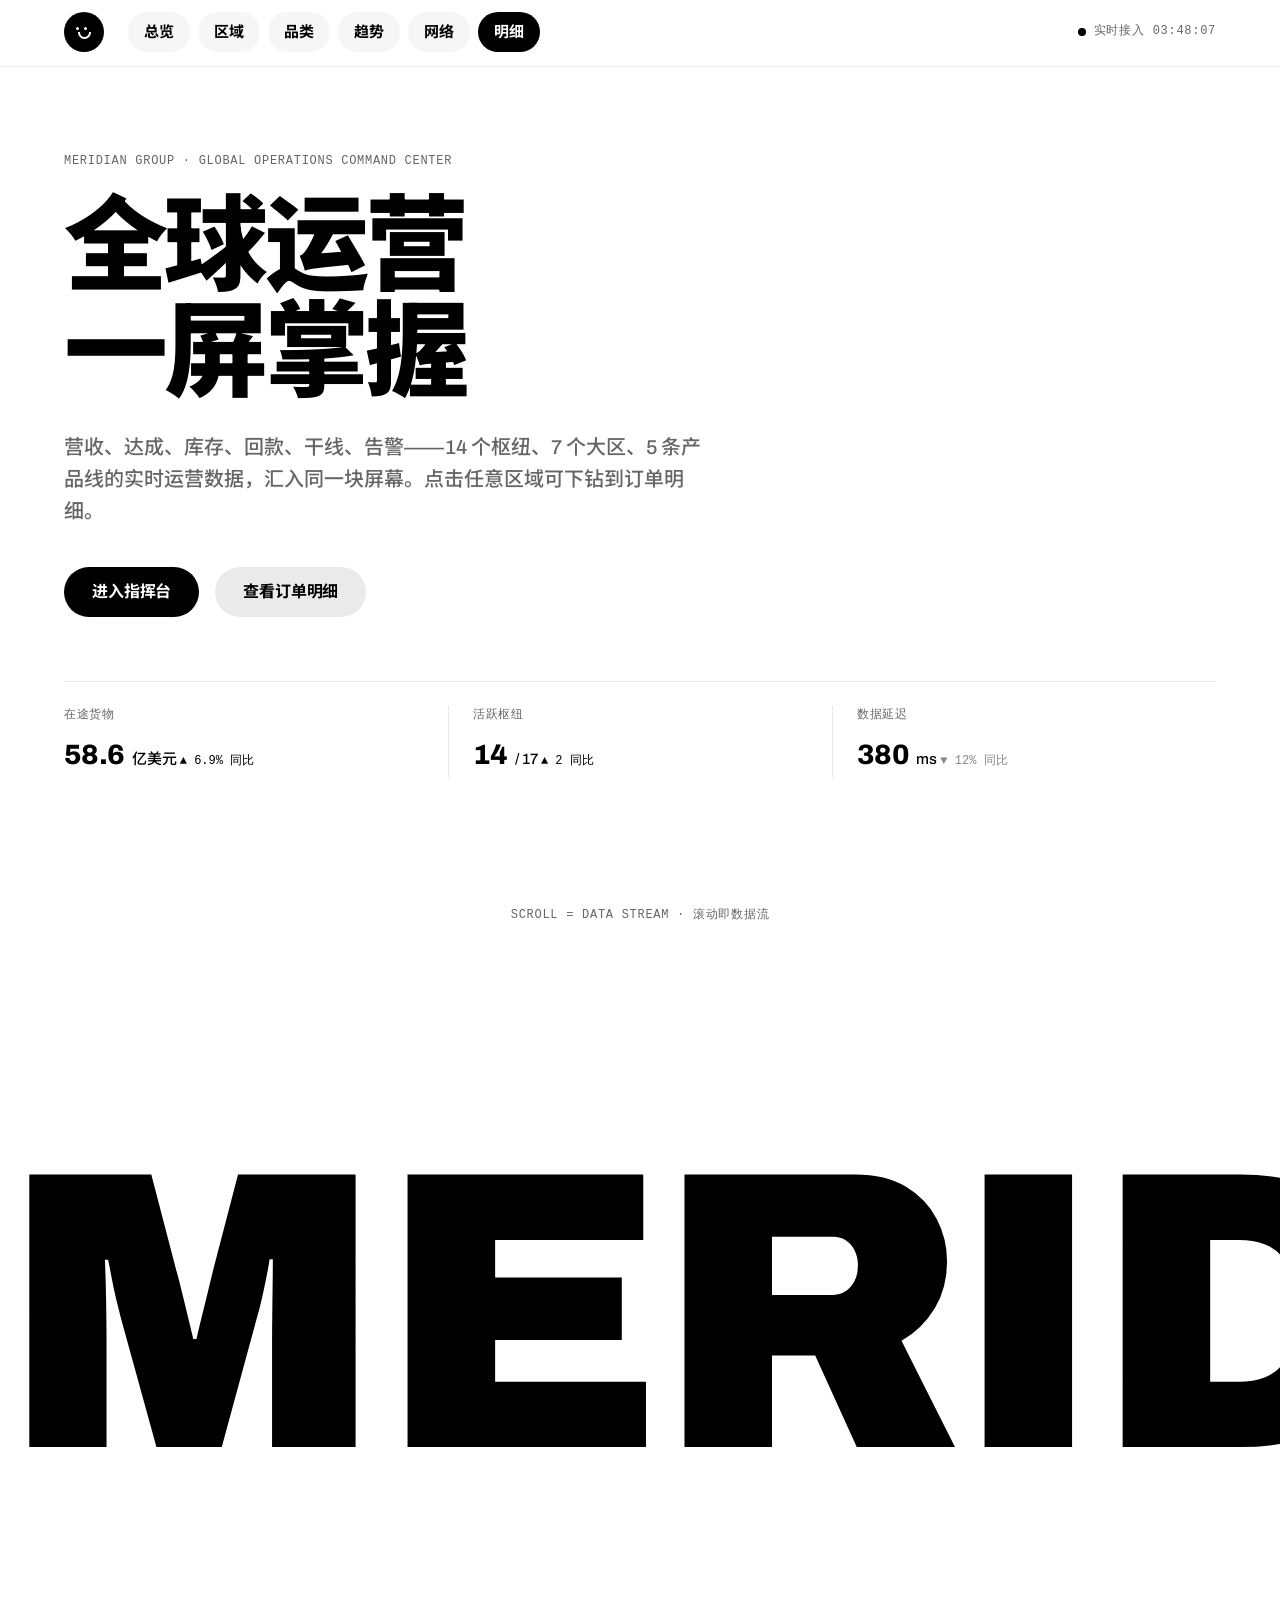
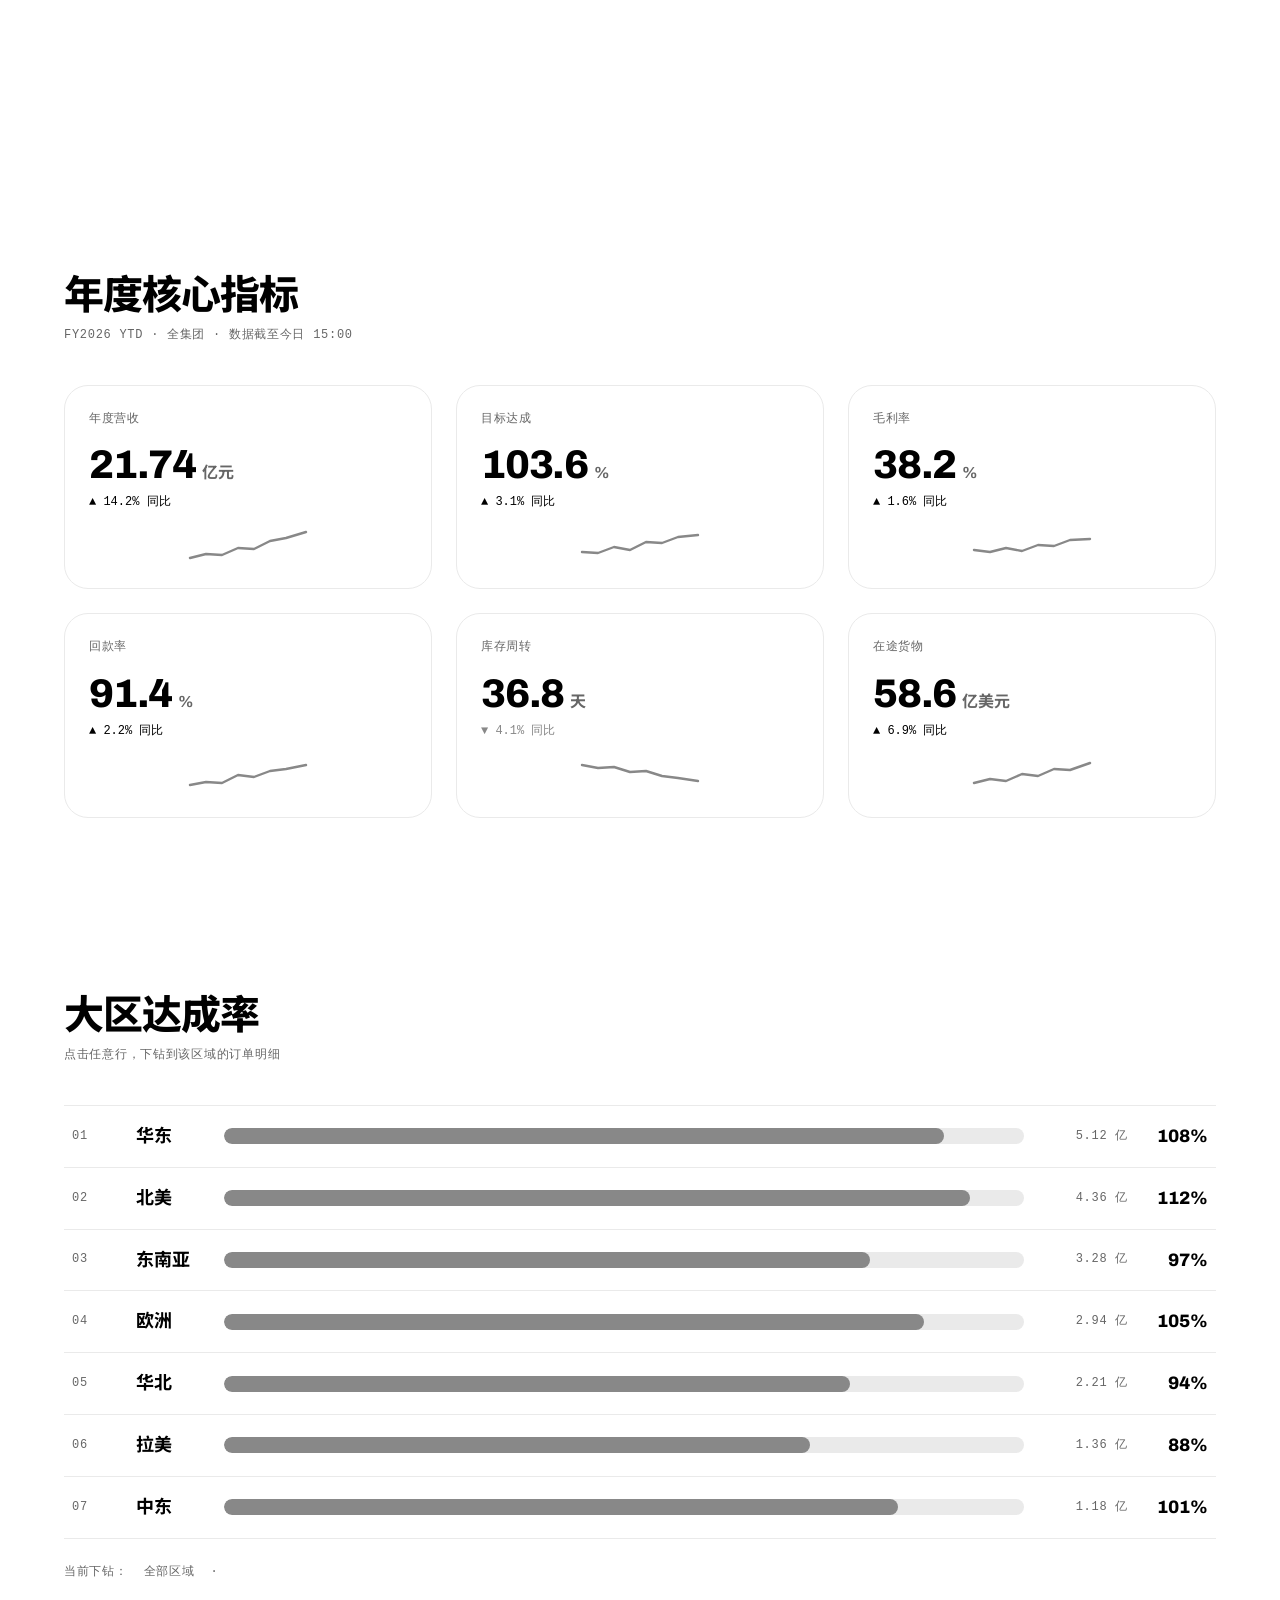
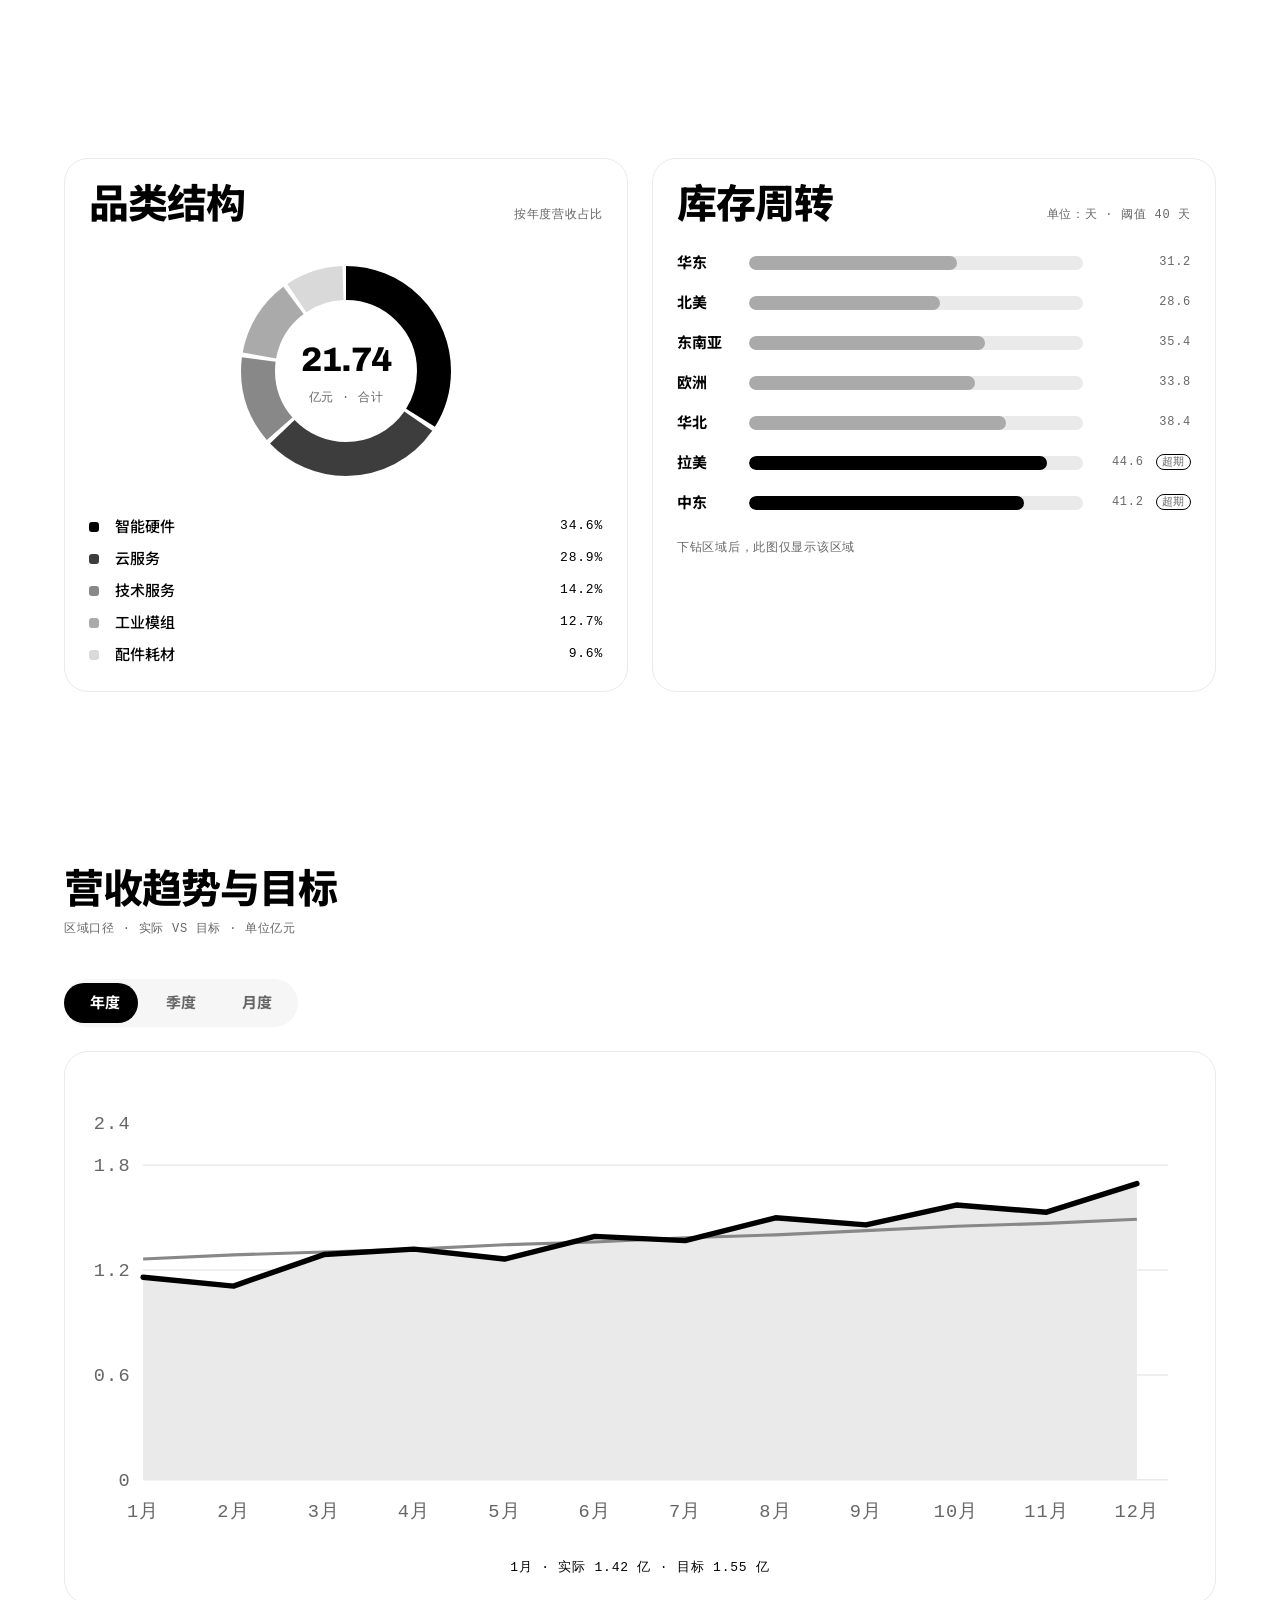
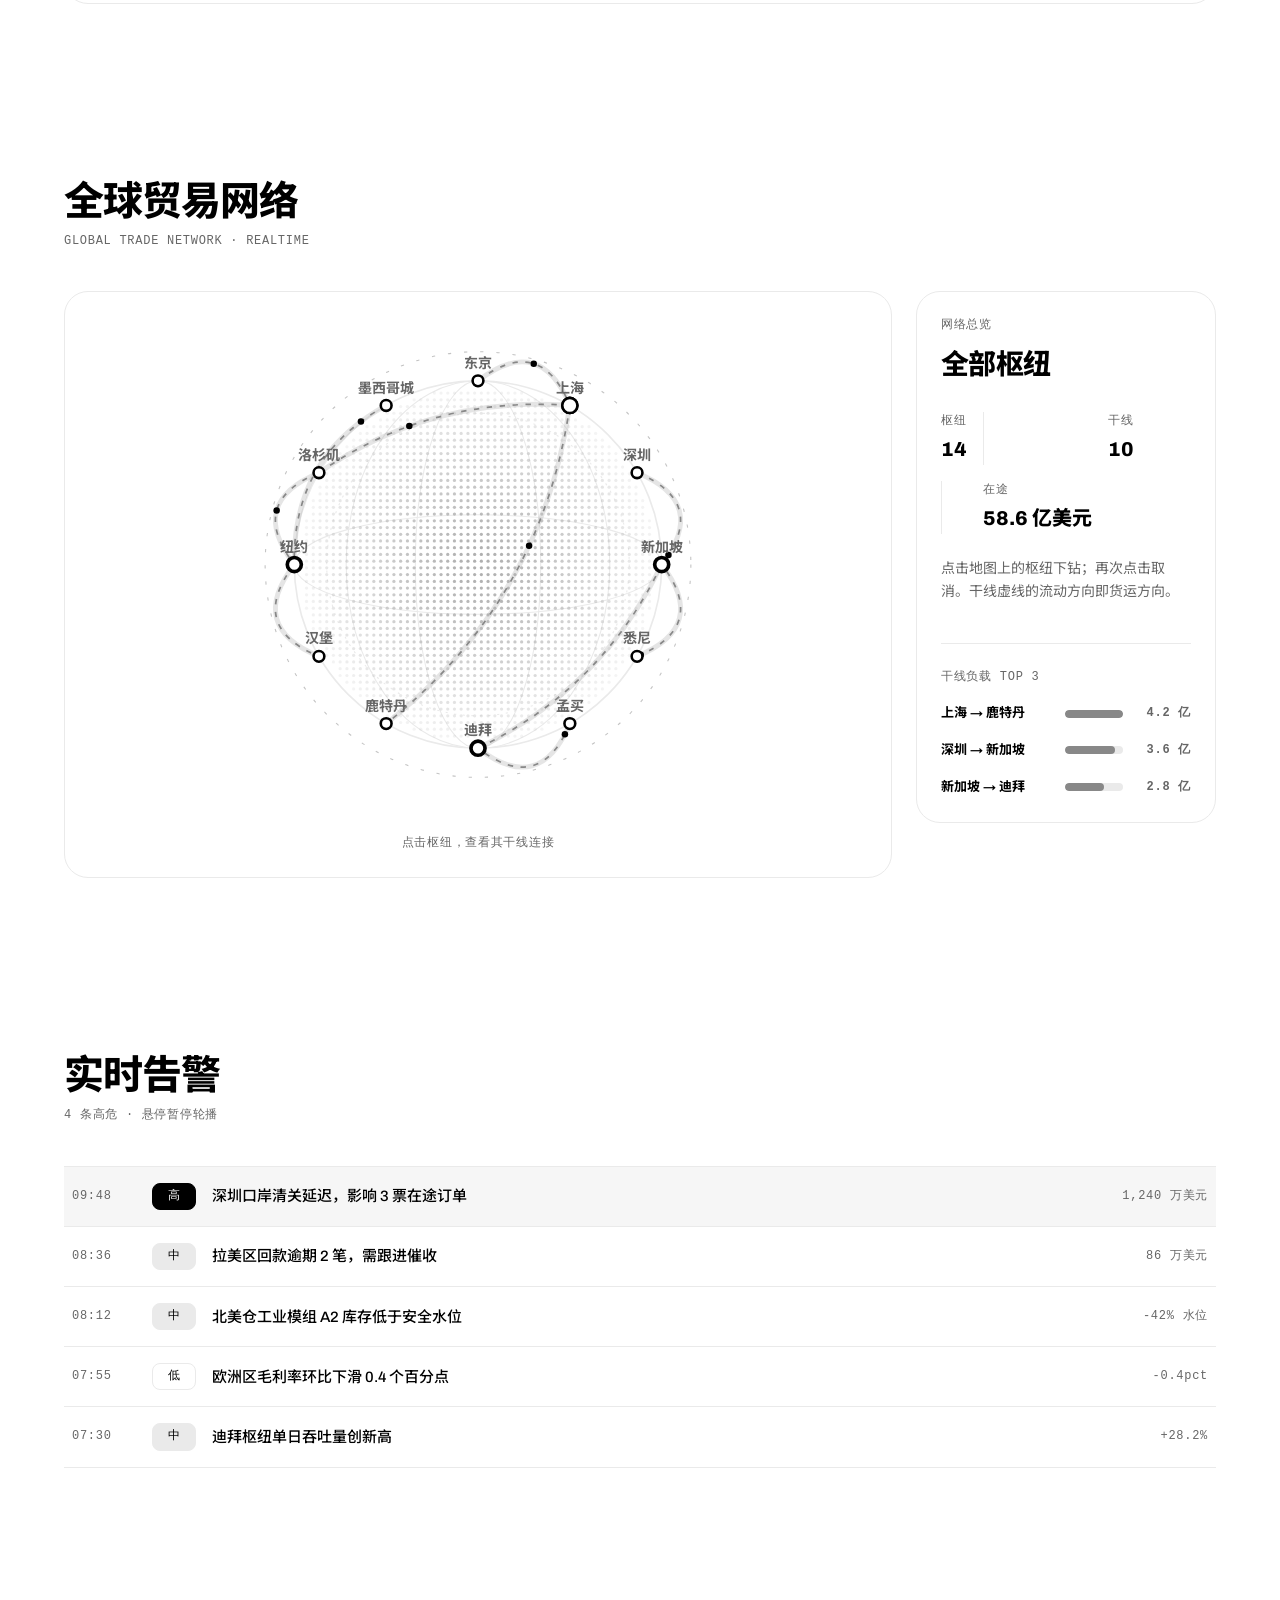
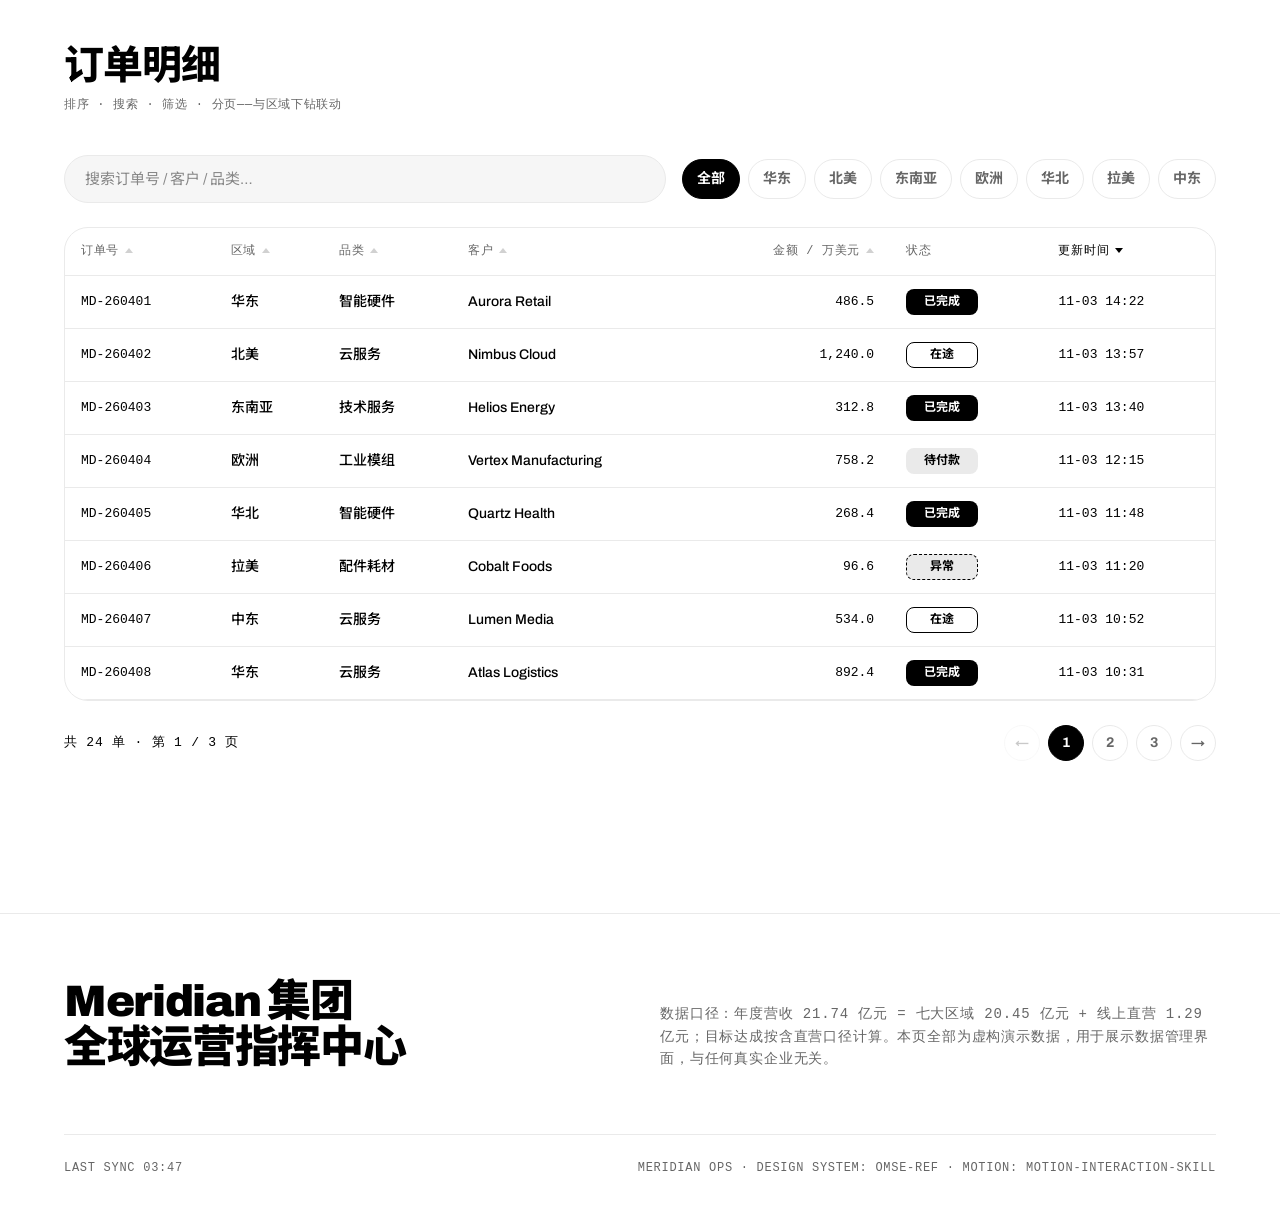
<file: sites/meridian-ops/index.html>
<!DOCTYPE html>
<html lang="zh-CN" data-theme="light">
<head>
<meta charset="UTF-8">
<meta name="viewport" content="width=device-width, initial-scale=1.0">
<title>Meridian · 全球运营指挥中心</title>
<meta name="description" content="Meridian 集团全球运营指挥中心：KPI 总览、区域下钻、品类结构、营收趋势、贸易网络与实时告警的数据管理控制台（演示数据）。">
<link rel="preconnect" href="https://fonts.googleapis.com">
<link rel="preconnect" href="https://fonts.gstatic.com" crossorigin>
<link href="https://fonts.googleapis.com/css2?family=Archivo:wght@400;500;600;700;800;900&family=Noto+Sans+SC:wght@400;500;700;900&family=PT+Mono&display=swap" rel="stylesheet">
<link rel="stylesheet" href="assets/ops.css">
<link rel="icon" type="image/svg+xml" href="data:image/svg+xml,%3Csvg xmlns='http://www.w3.org/2000/svg' viewBox='0 0 32 32'%3E%3Crect width='32' height='32' rx='9' fill='%23000'/%3E%3Ccircle cx='16' cy='16' r='8' fill='none' stroke='%23fff' stroke-width='2.6'/%3E%3Ccircle cx='13' cy='14' r='1.7' fill='%23fff'/%3E%3Ccircle cx='19.4' cy='14' r='1.7' fill='%23fff'/%3E%3C/svg%3E">
<script>document.documentElement.classList.add('js');try{var t=localStorage.getItem('ops-theme');if(t)document.documentElement.setAttribute('data-theme',t);}catch(e){}</script>
</head>
<body>
<a class="skip-link" href="#main">跳到主要内容</a>

<!-- ============ HEADER ============ -->
<header class="site-header" id="siteHeader">
  <div class="header-inner">
    <button class="smiley-toggle" id="themeToggle" type="button" aria-label="切换深浅主题" aria-pressed="false">
      <span class="smiley-face" aria-hidden="true">
        <span class="smiley-eye"></span><span class="smiley-eye"></span>
        <span class="smiley-mouth"></span>
      </span>
    </button>
    <nav class="site-nav" aria-label="主导航">
      <a href="#overview" data-spy="overview">总览</a>
      <a href="#regions" data-spy="regions">区域</a>
      <a href="#category" data-spy="category">品类</a>
      <a href="#trend" data-spy="trend">趋势</a>
      <a href="#network" data-spy="network">网络</a>
      <a href="#data" data-spy="data">明细</a>
    </nav>
    <div class="header-meta">
      <span class="live-dot" aria-hidden="true"></span>
      <span class="sf-mono">实时接入</span>
      <span class="sf-mono header-clock" id="clock">--:--:--</span>
    </div>
  </div>
  <div class="scroll-progress" aria-hidden="true"><span id="scrollProgressBar"></span></div>
</header>

<main id="main">

<!-- ============ HERO ============ -->
<section class="hero" id="top" aria-label="指挥中心简介">
  <div class="wrap">
    <p class="hero-kicker sf-mono reveal">MERIDIAN GROUP · GLOBAL OPERATIONS COMMAND CENTER</p>
    <h1 class="hero-title reveal">全球运营<br>一屏掌握</h1>
    <p class="hero-lede reveal">营收、达成、库存、回款、干线、告警——14 个枢纽、7 个大区、5 条产品线的实时运营数据，汇入同一块屏幕。点击任意区域可下钻到订单明细。</p>
    <div class="hero-actions reveal">
      <a class="btn btn-primary btn-magnet" href="#overview">进入指挥台</a>
      <a class="btn btn-ghost" href="#data">查看订单明细</a>
    </div>
    <dl class="hero-pulse reveal" aria-label="实时脉搏">
      <div class="pulse-item">
        <dt class="sf-mono">在途货物</dt>
        <dd><strong>58.6</strong> 亿美元 <span class="delta up">▲ 6.9% 同比</span></dd>
      </div>
      <div class="pulse-item">
        <dt class="sf-mono">活跃枢纽</dt>
        <dd><strong>14</strong> / 17 <span class="delta up">▲ 2 同比</span></dd>
      </div>
      <div class="pulse-item">
        <dt class="sf-mono">数据延迟</dt>
        <dd><strong>380</strong> ms <span class="delta down">▼ 12% 同比</span></dd>
      </div>
    </dl>
  </div>
</section>

<!-- ============ SIGNATURE：滚动即数据流 ============ -->
<section class="signature" id="signature" aria-label="签名动效：滚动即数据流">
  <p class="signature-cap sf-mono" aria-hidden="true">SCROLL = DATA STREAM · 滚动即数据流</p>
  <div class="letter-window" id="letterWindow" aria-hidden="true">
    <div class="letter-track" id="letterTrack">
      <div class="letter-set">
        <span class="letter">M</span><span class="letter">E</span><span class="letter">R</span><span class="letter">I</span><span class="letter">D</span><span class="letter">I</span><span class="letter">A</span><span class="letter">N</span>
      </div>
      <div class="letter-set" aria-hidden="true">
        <span class="letter">M</span><span class="letter">E</span><span class="letter">R</span><span class="letter">I</span><span class="letter">D</span><span class="letter">I</span><span class="letter">A</span><span class="letter">N</span>
      </div>
    </div>
  </div>
  <p class="sr-only">滚动页面时，巨型展示字 MERIDIAN 随滚动横向铺开，象征实时流动的运营数据流。</p>
</section>

<!-- ============ KPI 总览 ============ -->
<section class="section" id="overview" aria-label="KPI 总览">
  <div class="wrap">
    <header class="section-head reveal">
      <h2>年度核心指标</h2>
      <p class="sf-mono section-sub">FY2026 YTD · 全集团 · 数据截至今日 15:00</p>
    </header>
    <div class="kpi-grid">
      <article class="kpi-card reveal">
        <p class="kpi-label sf-mono">年度营收</p>
        <p class="kpi-value"><span data-count="21.74" data-decimals="2">21.74</span><span class="kpi-unit">亿元</span></p>
        <p class="kpi-delta up">▲ 14.2% 同比</p>
        <svg class="spark" viewBox="0 0 120 36" aria-hidden="true"><path class="spark-path" d="M2 30 L18 26 L34 27 L50 20 L66 21 L82 13 L98 10 L118 4" fill="none" stroke="currentColor" stroke-width="2.4" stroke-linecap="round" stroke-linejoin="round"/></svg>
      </article>
      <article class="kpi-card reveal">
        <p class="kpi-label sf-mono">目标达成</p>
        <p class="kpi-value"><span data-count="103.6" data-decimals="1">103.6</span><span class="kpi-unit">%</span></p>
        <p class="kpi-delta up">▲ 3.1% 同比</p>
        <svg class="spark" viewBox="0 0 120 36" aria-hidden="true"><path class="spark-path" d="M2 24 L18 25 L34 19 L50 22 L66 14 L82 15 L98 9 L118 7" fill="none" stroke="currentColor" stroke-width="2.4" stroke-linecap="round" stroke-linejoin="round"/></svg>
      </article>
      <article class="kpi-card reveal">
        <p class="kpi-label sf-mono">毛利率</p>
        <p class="kpi-value"><span data-count="38.2" data-decimals="1">38.2</span><span class="kpi-unit">%</span></p>
        <p class="kpi-delta up">▲ 1.6% 同比</p>
        <svg class="spark" viewBox="0 0 120 36" aria-hidden="true"><path class="spark-path" d="M2 22 L18 24 L34 20 L50 23 L66 17 L82 18 L98 12 L118 11" fill="none" stroke="currentColor" stroke-width="2.4" stroke-linecap="round" stroke-linejoin="round"/></svg>
      </article>
      <article class="kpi-card reveal">
        <p class="kpi-label sf-mono">回款率</p>
        <p class="kpi-value"><span data-count="91.4" data-decimals="1">91.4</span><span class="kpi-unit">%</span></p>
        <p class="kpi-delta up">▲ 2.2% 同比</p>
        <svg class="spark" viewBox="0 0 120 36" aria-hidden="true"><path class="spark-path" d="M2 28 L18 25 L34 26 L50 18 L66 20 L82 14 L98 12 L118 8" fill="none" stroke="currentColor" stroke-width="2.4" stroke-linecap="round" stroke-linejoin="round"/></svg>
      </article>
      <article class="kpi-card reveal">
        <p class="kpi-label sf-mono">库存周转</p>
        <p class="kpi-value"><span data-count="36.8" data-decimals="1">36.8</span><span class="kpi-unit">天</span></p>
        <p class="kpi-delta down">▼ 4.1% 同比</p>
        <svg class="spark" viewBox="0 0 120 36" aria-hidden="true"><path class="spark-path" d="M2 8 L18 11 L34 10 L50 15 L66 14 L82 19 L98 21 L118 24" fill="none" stroke="currentColor" stroke-width="2.4" stroke-linecap="round" stroke-linejoin="round"/></svg>
      </article>
      <article class="kpi-card reveal">
        <p class="kpi-label sf-mono">在途货物</p>
        <p class="kpi-value"><span data-count="58.6" data-decimals="1">58.6</span><span class="kpi-unit">亿美元</span></p>
        <p class="kpi-delta up">▲ 6.9% 同比</p>
        <svg class="spark" viewBox="0 0 120 36" aria-hidden="true"><path class="spark-path" d="M2 26 L18 22 L34 24 L50 17 L66 19 L82 12 L98 13 L118 6" fill="none" stroke="currentColor" stroke-width="2.4" stroke-linecap="round" stroke-linejoin="round"/></svg>
      </article>
    </div>
  </div>
</section>

<!-- ============ 区域达成率（可下钻） ============ -->
<section class="section" id="regions" aria-label="区域达成率">
  <div class="wrap">
    <header class="section-head reveal">
      <h2>大区达成率</h2>
      <p class="sf-mono section-sub">点击任意行，下钻到该区域的订单明细</p>
    </header>
    <div class="region-list" id="regionList" role="list">
      <button class="region-row reveal" type="button" data-region="华东" role="listitem">
        <span class="region-rank sf-mono">01</span>
        <span class="region-name">华东</span>
        <span class="region-bar"><span class="bar-fill" data-value="108" style="--pct:90%"></span></span>
        <span class="region-value sf-mono">5.12 亿</span>
        <span class="region-pct">108%</span>
      </button>
      <button class="region-row reveal" type="button" data-region="北美" role="listitem">
        <span class="region-rank sf-mono">02</span>
        <span class="region-name">北美</span>
        <span class="region-bar"><span class="bar-fill" data-value="112" style="--pct:93.3%"></span></span>
        <span class="region-value sf-mono">4.36 亿</span>
        <span class="region-pct">112%</span>
      </button>
      <button class="region-row reveal" type="button" data-region="东南亚" role="listitem">
        <span class="region-rank sf-mono">03</span>
        <span class="region-name">东南亚</span>
        <span class="region-bar"><span class="bar-fill" data-value="97" style="--pct:80.8%"></span></span>
        <span class="region-value sf-mono">3.28 亿</span>
        <span class="region-pct">97%</span>
      </button>
      <button class="region-row reveal" type="button" data-region="欧洲" role="listitem">
        <span class="region-rank sf-mono">04</span>
        <span class="region-name">欧洲</span>
        <span class="region-bar"><span class="bar-fill" data-value="105" style="--pct:87.5%"></span></span>
        <span class="region-value sf-mono">2.94 亿</span>
        <span class="region-pct">105%</span>
      </button>
      <button class="region-row reveal" type="button" data-region="华北" role="listitem">
        <span class="region-rank sf-mono">05</span>
        <span class="region-name">华北</span>
        <span class="region-bar"><span class="bar-fill" data-value="94" style="--pct:78.3%"></span></span>
        <span class="region-value sf-mono">2.21 亿</span>
        <span class="region-pct">94%</span>
      </button>
      <button class="region-row reveal" type="button" data-region="拉美" role="listitem">
        <span class="region-rank sf-mono">06</span>
        <span class="region-name">拉美</span>
        <span class="region-bar"><span class="bar-fill" data-value="88" style="--pct:73.3%"></span></span>
        <span class="region-value sf-mono">1.36 亿</span>
        <span class="region-pct">88%</span>
      </button>
      <button class="region-row reveal" type="button" data-region="中东" role="listitem">
        <span class="region-rank sf-mono">07</span>
        <span class="region-name">中东</span>
        <span class="region-bar"><span class="bar-fill" data-value="101" style="--pct:84.2%"></span></span>
        <span class="region-value sf-mono">1.18 亿</span>
        <span class="region-pct">101%</span>
      </button>
    </div>
    <p class="region-note sf-mono reveal">当前下钻：<span id="drillState">全部区域</span> · <button class="link-btn" id="drillClear" type="button" hidden>清除下钻</button></p>
  </div>
</section>

<!-- ============ 品类结构 + 库存周转 ============ -->
<section class="section" id="category" aria-label="品类结构与库存周转">
  <div class="wrap panel-grid">
    <article class="panel reveal">
      <header class="panel-head">
        <h2>品类结构</h2>
        <p class="sf-mono">按年度营收占比</p>
      </header>
      <div class="donut-wrap">
        <svg class="donut" id="donut" viewBox="0 0 240 240" role="img" aria-label="品类结构环形图：智能硬件 34.6%，云服务 28.9%，技术服务 14.2%，工业模组 12.7%，配件耗材 9.6%">
          <circle class="donut-seg" cx="120" cy="120" r="88" stroke-dasharray="187.31 552.92" stroke-dashoffset="0" style="--len:187.31; --pos:0; --c:var(--donut-1)" data-name="智能硬件"/>
          <circle class="donut-seg" cx="120" cy="120" r="88" stroke-dasharray="155.79 552.92" stroke-dashoffset="-191.31" style="--len:155.79; --pos:191.31; --c:var(--donut-2)" data-name="云服务"/>
          <circle class="donut-seg" cx="120" cy="120" r="88" stroke-dasharray="74.51 552.92" stroke-dashoffset="-351.10" style="--len:74.51; --pos:351.10; --c:var(--donut-3)" data-name="技术服务"/>
          <circle class="donut-seg" cx="120" cy="120" r="88" stroke-dasharray="66.22 552.92" stroke-dashoffset="-429.61" style="--len:66.22; --pos:429.61; --c:var(--donut-4)" data-name="工业模组"/>
          <circle class="donut-seg" cx="120" cy="120" r="88" stroke-dasharray="49.08 552.92" stroke-dashoffset="-499.83" style="--len:49.08; --pos:499.83; --c:var(--donut-5)" data-name="配件耗材"/>
        </svg>
        <div class="donut-center">
          <span class="donut-total"><span data-count="21.74" data-decimals="2">21.74</span></span>
          <span class="sf-mono">亿元 · 合计</span>
        </div>
      </div>
      <ul class="legend">
        <li><span class="dot" style="background:var(--donut-1)"></span>智能硬件<span class="sf-mono">34.6%</span></li>
        <li><span class="dot" style="background:var(--donut-2)"></span>云服务<span class="sf-mono">28.9%</span></li>
        <li><span class="dot" style="background:var(--donut-3)"></span>技术服务<span class="sf-mono">14.2%</span></li>
        <li><span class="dot" style="background:var(--donut-4)"></span>工业模组<span class="sf-mono">12.7%</span></li>
        <li><span class="dot" style="background:var(--donut-5)"></span>配件耗材<span class="sf-mono">9.6%</span></li>
      </ul>
    </article>

    <article class="panel reveal" id="inventoryPanel">
      <header class="panel-head">
        <h2>库存周转</h2>
        <p class="sf-mono">单位：天 · 阈值 40 天</p>
      </header>
      <div class="inv-list" id="invList">
        <div class="inv-row" data-region="华东"><span class="inv-name">华东</span><span class="inv-bar"><span class="bar-fill" data-value="31.2" style="--pct:62.4%"></span></span><span class="inv-value sf-mono">31.2</span></div>
        <div class="inv-row" data-region="北美"><span class="inv-name">北美</span><span class="inv-bar"><span class="bar-fill" data-value="28.6" style="--pct:57.2%"></span></span><span class="inv-value sf-mono">28.6</span></div>
        <div class="inv-row" data-region="东南亚"><span class="inv-name">东南亚</span><span class="inv-bar"><span class="bar-fill" data-value="35.4" style="--pct:70.8%"></span></span><span class="inv-value sf-mono">35.4</span></div>
        <div class="inv-row" data-region="欧洲"><span class="inv-name">欧洲</span><span class="inv-bar"><span class="bar-fill" data-value="33.8" style="--pct:67.6%"></span></span><span class="inv-value sf-mono">33.8</span></div>
        <div class="inv-row" data-region="华北"><span class="inv-name">华北</span><span class="inv-bar"><span class="bar-fill" data-value="38.4" style="--pct:76.8%"></span></span><span class="inv-value sf-mono">38.4</span></div>
        <div class="inv-row over" data-region="拉美"><span class="inv-name">拉美</span><span class="inv-bar"><span class="bar-fill" data-value="44.6" style="--pct:89.2%"></span></span><span class="inv-value sf-mono">44.6 <em>超期</em></span></div>
        <div class="inv-row over" data-region="中东"><span class="inv-name">中东</span><span class="inv-bar"><span class="bar-fill" data-value="41.2" style="--pct:82.4%"></span></span><span class="inv-value sf-mono">41.2 <em>超期</em></span></div>
      </div>
      <p class="panel-note sf-mono" id="invNote">下钻区域后，此图仅显示该区域</p>
    </article>
  </div>
</section>

<!-- ============ 营收趋势与目标 ============ -->
<section class="section" id="trend" aria-label="营收趋势与目标">
  <div class="wrap">
    <header class="section-head reveal">
      <h2>营收趋势与目标</h2>
      <p class="sf-mono section-sub">区域口径 · 实际 vs 目标 · 单位亿元</p>
    </header>
    <div class="seg-control reveal" id="trendSeg" role="tablist" aria-label="时间范围">
      <span class="seg-indicator" id="segIndicator" aria-hidden="true"></span>
      <button class="seg-btn is-active" type="button" role="tab" aria-selected="true" data-range="year">年度</button>
      <button class="seg-btn" type="button" role="tab" aria-selected="false" data-range="quarter">季度</button>
      <button class="seg-btn" type="button" role="tab" aria-selected="false" data-range="month">月度</button>
    </div>
    <div class="panel chart-panel reveal">
      <svg class="trend-chart" id="trendChart" viewBox="0 0 720 300" role="img" aria-label="营收趋势折线图：实际营收全年爬升至 2.08 亿，持续高于目标线">
        <g class="grid">
          <line x1="40" y1="260" x2="700" y2="260"/><line x1="40" y1="192.5" x2="700" y2="192.5"/>
          <line x1="40" y1="125" x2="700" y2="125"/><line x1="40" y1="57.5" x2="700" y2="57.5"/>
        </g>
        <g class="axis-label sf-mono" id="yLabels">
          <text x="32" y="264" text-anchor="end">0</text><text x="32" y="196.5" text-anchor="end">0.6</text>
          <text x="32" y="129" text-anchor="end">1.2</text><text x="32" y="61.5" text-anchor="end">1.8</text>
          <text x="32" y="34" text-anchor="end">2.4</text>
        </g>
        <path class="trend-area" id="trendArea" d="M40 129.6 L98.2 135.3 L156.4 115 L214.5 111.5 L272.7 117.9 L330.9 103.3 L389.1 106 L447.3 91.3 L505.5 95.9 L563.6 83.1 L621.8 87.7 L680 69.3 L680 260 L40 260 Z"/>
        <path class="trend-target" id="trendTarget" d="M40 117.9 L98.2 115.2 L156.4 113.3 L214.5 111.5 L272.7 108.7 L330.9 106.9 L389.1 104.2 L447.3 102.3 L505.5 99.6 L563.6 96.8 L621.8 94.9 L680 92.3" fill="none"/>
        <path class="trend-line" id="trendLine" d="M40 129.6 L98.2 135.3 L156.4 115 L214.5 111.5 L272.7 117.9 L330.9 103.3 L389.1 106 L447.3 91.3 L505.5 95.9 L563.6 83.1 L621.8 87.7 L680 69.3" fill="none"/>
        <g class="axis-label sf-mono month-label" id="xLabels">
          <text x="40" y="284">1月</text><text x="98.2" y="284">2月</text><text x="156.4" y="284">3月</text><text x="214.5" y="284">4月</text><text x="272.7" y="284">5月</text><text x="330.9" y="284">6月</text><text x="389.1" y="284">7月</text><text x="447.3" y="284">8月</text><text x="505.5" y="284">9月</text><text x="563.6" y="284">10月</text><text x="621.8" y="284">11月</text><text x="680" y="284">12月</text>
        </g>
        <g class="trend-crosshair" id="trendCrosshair" hidden>
          <line id="chLine" x1="0" y1="20" x2="0" y2="260"/>
          <circle id="chDot" r="4.5" cx="0" cy="0"/>
        </g>
      </svg>
      <div class="trend-readout sf-mono" id="trendReadout" aria-live="polite">1月 · 实际 1.42 亿 · 目标 1.55 亿</div>
    </div>
  </div>
</section>

<!-- ============ 全球贸易网络 ============ -->
<section class="section" id="network" aria-label="全球贸易网络">
  <div class="wrap">
    <header class="section-head reveal">
      <h2>全球贸易网络</h2>
      <p class="sf-mono section-sub">GLOBAL TRADE NETWORK · REALTIME</p>
    </header>
    <div class="network-layout">
      <div class="panel net-panel reveal">
        <svg class="net-map" id="netMap" viewBox="120 0 720 465" role="img" aria-label="全球贸易网络示意图：12 个枢纽与 10 条干线，在途货物 58.6 亿美元">
          <circle class="net-globe" cx="480" cy="230" r="170" fill="none"/>
          <circle class="net-orbit" cx="480" cy="230" r="197" fill="none"/>
          <circle class="net-globe-inner" cx="480" cy="230" r="140" fill="none"/>
          <ellipse class="net-wire" cx="480" cy="230" rx="170" ry="46" fill="none"/>
          <ellipse class="net-wire net-meridian" cx="480" cy="230" rx="58" ry="170" fill="none"/>
          <ellipse class="net-wire net-meridian m2" cx="480" cy="230" rx="122" ry="170" fill="none"/>
          <g id="netDots" aria-hidden="true"></g>
          <g class="routes" fill="none">
            <path class="route-beam" d="M565 82.8 Q437 73.3 332.8 145"/><path class="route" data-route="上海→洛杉矶" d="M565 82.8 Q437 73.3 332.8 145"/>
            <path class="route-beam" d="M627.2 145 Q694.1 172.6 650 230"/><path class="route" data-route="深圳→新加坡" d="M627.2 145 Q694.1 172.6 650 230"/>
            <path class="route-beam" d="M565 82.8 Q538.9 264 395 377.2"/><path class="route" data-route="上海→鹿特丹" d="M565 82.8 Q538.9 264 395 377.2"/>
            <path class="route-beam" d="M310 230 Q265.9 287.4 332.8 315"/><path class="route" data-route="纽约→汉堡" d="M310 230 Q265.9 287.4 332.8 315"/>
            <path class="route-beam" d="M650 230 Q594.8 344.8 480 400"/><path class="route" data-route="新加坡→迪拜" d="M650 230 Q594.8 344.8 480 400"/>
            <path class="route-beam" d="M627.2 315 Q694.1 287.4 650 230"/><path class="route" data-route="悉尼→新加坡" d="M627.2 315 Q694.1 287.4 650 230"/>
            <path class="route-beam" d="M332.8 145 Q265.9 172.6 310 230"/><path class="route" data-route="洛杉矶→纽约" d="M332.8 145 Q265.9 172.6 310 230"/>
            <path class="route-beam" d="M565 377.2 Q537.4 444.1 480 400"/><path class="route" data-route="孟买→迪拜" d="M565 377.2 Q537.4 444.1 480 400"/>
            <path class="route-beam" d="M395 82.8 Q307.9 130.6 310 230"/><path class="route" data-route="墨西哥城→纽约" d="M395 82.8 Q307.9 130.6 310 230"/>
            <path class="route-beam" d="M480 60 Q537.4 15.9 565 82.8"/><path class="route" data-route="东京→上海" d="M480 60 Q537.4 15.9 565 82.8"/>
          </g>
          <g class="hubs">
            <g class="hub" data-hub="东京" transform="translate(480 60)"><circle class="hub-hit" r="18" fill="transparent"/><circle r="5"/><text y="-12">东京</text></g>
            <g class="hub" data-hub="上海" transform="translate(565 82.8)"><circle class="hub-pulse" r="7"/><circle class="hub-hit" r="18" fill="transparent"/><circle r="7"/><text y="-12">上海</text></g>
            <g class="hub" data-hub="深圳" transform="translate(627.2 145)"><circle class="hub-hit" r="18" fill="transparent"/><circle r="5"/><text y="-12">深圳</text></g>
            <g class="hub" data-hub="新加坡" transform="translate(650 230)"><circle class="hub-pulse" r="7"/><circle class="hub-hit" r="18" fill="transparent"/><circle r="6"/><text y="-12">新加坡</text></g>
            <g class="hub" data-hub="悉尼" transform="translate(627.2 315)"><circle class="hub-hit" r="18" fill="transparent"/><circle r="5"/><text y="-12">悉尼</text></g>
            <g class="hub" data-hub="孟买" transform="translate(565 377.2)"><circle class="hub-hit" r="18" fill="transparent"/><circle r="5"/><text y="-12">孟买</text></g>
            <g class="hub" data-hub="迪拜" transform="translate(480 400)"><circle class="hub-pulse" r="7"/><circle class="hub-hit" r="18" fill="transparent"/><circle r="6"/><text y="-12">迪拜</text></g>
            <g class="hub" data-hub="鹿特丹" transform="translate(395 377.2)"><circle class="hub-hit" r="18" fill="transparent"/><circle r="5"/><text y="-12">鹿特丹</text></g>
            <g class="hub" data-hub="汉堡" transform="translate(332.8 315)"><circle class="hub-hit" r="18" fill="transparent"/><circle r="5"/><text y="-12">汉堡</text></g>
            <g class="hub" data-hub="纽约" transform="translate(310 230)"><circle class="hub-pulse" r="7"/><circle class="hub-hit" r="18" fill="transparent"/><circle r="6"/><text y="-12">纽约</text></g>
            <g class="hub" data-hub="洛杉矶" transform="translate(332.8 145)"><circle class="hub-hit" r="18" fill="transparent"/><circle r="5"/><text y="-12">洛杉矶</text></g>
            <g class="hub" data-hub="墨西哥城" transform="translate(395 82.8)"><circle class="hub-hit" r="18" fill="transparent"/><circle r="5"/><text y="-12">墨西哥城</text></g>
          </g>
        </svg>
        <p class="net-hint sf-mono">点击枢纽，查看其干线连接</p>
      </div>
      <aside class="panel net-side reveal" aria-live="polite">
        <p class="sf-mono net-side-label">网络总览</p>
        <p class="net-side-title" id="netSideTitle">全部枢纽</p>
        <dl class="net-stats">
          <div><dt class="sf-mono">枢纽</dt><dd id="netHubs">14</dd></div>
          <div class="net-side-sep" aria-hidden="true"></div>
          <div><dt class="sf-mono">干线</dt><dd id="netRoutes">10</dd></div>
          <div class="net-side-sep" aria-hidden="true"></div>
          <div><dt class="sf-mono">在途</dt><dd id="netValue">58.6 亿美元</dd></div>
        </dl>
        <p class="net-side-desc" id="netSideDesc">点击地图上的枢纽下钻；再次点击取消。干线虚线的流动方向即货运方向。</p>
        <div class="net-top-routes">
          <p class="sf-mono net-top-label">干线负载 TOP 3</p>
          <ul>
            <li><span class="tr-name">上海 → 鹿特丹</span><span class="tr-bar"><span class="bar-fill" style="--pct:100%"></span></span><span class="tr-val sf-mono">4.2 亿</span></li>
            <li><span class="tr-name">深圳 → 新加坡</span><span class="tr-bar"><span class="bar-fill" style="--pct:86%"></span></span><span class="tr-val sf-mono">3.6 亿</span></li>
            <li><span class="tr-name">新加坡 → 迪拜</span><span class="tr-bar"><span class="bar-fill" style="--pct:67%"></span></span><span class="tr-val sf-mono">2.8 亿</span></li>
          </ul>
        </div>
      </aside>
    </div>
  </div>
</section>

<!-- ============ 实时告警 ============ -->
<section class="section" id="alerts" aria-label="实时告警">
  <div class="wrap">
    <header class="section-head reveal">
      <h2>实时告警</h2>
      <p class="sf-mono section-sub">4 条高危 · 悬停暂停轮播</p>
    </header>
    <ul class="alert-list reveal" id="alertFeed">
      <li class="alert-item"><span class="alert-time sf-mono">09:48</span><span class="alert-level lv-high">高</span><p>深圳口岸清关延迟，影响 3 票在途订单</p><span class="alert-amount sf-mono">1,240 万美元</span></li>
      <li class="alert-item"><span class="alert-time sf-mono">08:36</span><span class="alert-level lv-mid">中</span><p>拉美区回款逾期 2 笔，需跟进催收</p><span class="alert-amount sf-mono">86 万美元</span></li>
      <li class="alert-item"><span class="alert-time sf-mono">08:12</span><span class="alert-level lv-mid">中</span><p>北美仓工业模组 A2 库存低于安全水位</p><span class="alert-amount sf-mono">-42% 水位</span></li>
      <li class="alert-item"><span class="alert-time sf-mono">07:55</span><span class="alert-level lv-low">低</span><p>欧洲区毛利率环比下滑 0.4 个百分点</p><span class="alert-amount sf-mono">-0.4pct</span></li>
      <li class="alert-item"><span class="alert-time sf-mono">07:30</span><span class="alert-level lv-mid">中</span><p>迪拜枢纽单日吞吐量创新高</p><span class="alert-amount sf-mono">+28.2%</span></li>
    </ul>
  </div>
</section>

<!-- ============ 明细数据表 ============ -->
<section class="section" id="data" aria-label="订单明细">
  <div class="wrap">
    <header class="section-head reveal">
      <h2>订单明细</h2>
      <p class="sf-mono section-sub">排序 · 搜索 · 筛选 · 分页——与区域下钻联动</p>
    </header>

    <div class="table-toolbar reveal">
      <label class="search-box">
        <span class="sr-only">搜索订单</span>
        <input type="search" id="tableSearch" placeholder="搜索订单号 / 客户 / 品类…" autocomplete="off">
      </label>
      <div class="chips" id="regionChips" role="group" aria-label="按区域筛选">
        <button class="chip is-active" type="button" data-filter="all">全部</button>
        <button class="chip" type="button" data-filter="华东">华东</button>
        <button class="chip" type="button" data-filter="北美">北美</button>
        <button class="chip" type="button" data-filter="东南亚">东南亚</button>
        <button class="chip" type="button" data-filter="欧洲">欧洲</button>
        <button class="chip" type="button" data-filter="华北">华北</button>
        <button class="chip" type="button" data-filter="拉美">拉美</button>
        <button class="chip" type="button" data-filter="中东">中东</button>
      </div>
    </div>

    <div class="table-wrap reveal">
      <table class="data-table" id="dataTable">
        <thead>
          <tr>
            <th scope="col" class="sortable" data-sort="id" data-type="text">订单号<span class="sort-arrow" aria-hidden="true"></span></th>
            <th scope="col" class="sortable" data-sort="region" data-type="text">区域<span class="sort-arrow" aria-hidden="true"></span></th>
            <th scope="col" class="sortable" data-sort="category" data-type="text">品类<span class="sort-arrow" aria-hidden="true"></span></th>
            <th scope="col" class="sortable" data-sort="customer" data-type="text">客户<span class="sort-arrow" aria-hidden="true"></span></th>
            <th scope="col" class="sortable num" data-sort="amount" data-type="num">金额 / 万美元<span class="sort-arrow" aria-hidden="true"></span></th>
            <th scope="col">状态</th>
            <th scope="col" class="sortable" data-sort="updated" data-type="text">更新时间<span class="sort-arrow" aria-hidden="true"></span></th>
          </tr>
        </thead>
        <tbody id="tableBody">
          <tr data-id="MD-260401" data-region="华东" data-category="智能硬件" data-customer="Aurora Retail" data-amount="486.5" data-updated="11-03 14:22"><td class="mono">MD-260401</td><td>华东</td><td>智能硬件</td><td>Aurora Retail</td><td class="num mono">486.5</td><td><span class="status st-done">已完成</span></td><td class="mono">11-03 14:22</td></tr>
          <tr data-id="MD-260402" data-region="北美" data-category="云服务" data-customer="Nimbus Cloud" data-amount="1240.0" data-updated="11-03 13:57"><td class="mono">MD-260402</td><td>北美</td><td>云服务</td><td>Nimbus Cloud</td><td class="num mono">1,240.0</td><td><span class="status st-transit">在途</span></td><td class="mono">11-03 13:57</td></tr>
          <tr data-id="MD-260403" data-region="东南亚" data-category="技术服务" data-customer="Helios Energy" data-amount="312.8" data-updated="11-03 13:40"><td class="mono">MD-260403</td><td>东南亚</td><td>技术服务</td><td>Helios Energy</td><td class="num mono">312.8</td><td><span class="status st-done">已完成</span></td><td class="mono">11-03 13:40</td></tr>
          <tr data-id="MD-260404" data-region="欧洲" data-category="工业模组" data-customer="Vertex Manufacturing" data-amount="758.2" data-updated="11-03 12:15"><td class="mono">MD-260404</td><td>欧洲</td><td>工业模组</td><td>Vertex Manufacturing</td><td class="num mono">758.2</td><td><span class="status st-pending">待付款</span></td><td class="mono">11-03 12:15</td></tr>
          <tr data-id="MD-260405" data-region="华北" data-category="智能硬件" data-customer="Quartz Health" data-amount="268.4" data-updated="11-03 11:48"><td class="mono">MD-260405</td><td>华北</td><td>智能硬件</td><td>Quartz Health</td><td class="num mono">268.4</td><td><span class="status st-done">已完成</span></td><td class="mono">11-03 11:48</td></tr>
          <tr data-id="MD-260406" data-region="拉美" data-category="配件耗材" data-customer="Cobalt Foods" data-amount="96.6" data-updated="11-03 11:20"><td class="mono">MD-260406</td><td>拉美</td><td>配件耗材</td><td>Cobalt Foods</td><td class="num mono">96.6</td><td><span class="status st-alert">异常</span></td><td class="mono">11-03 11:20</td></tr>
          <tr data-id="MD-260407" data-region="中东" data-category="云服务" data-customer="Lumen Media" data-amount="534.0" data-updated="11-03 10:52"><td class="mono">MD-260407</td><td>中东</td><td>云服务</td><td>Lumen Media</td><td class="num mono">534.0</td><td><span class="status st-transit">在途</span></td><td class="mono">11-03 10:52</td></tr>
          <tr data-id="MD-260408" data-region="华东" data-category="云服务" data-customer="Atlas Logistics" data-amount="892.4" data-updated="11-03 10:31"><td class="mono">MD-260408</td><td>华东</td><td>云服务</td><td>Atlas Logistics</td><td class="num mono">892.4</td><td><span class="status st-done">已完成</span></td><td class="mono">11-03 10:31</td></tr>
          <tr data-id="MD-260409" data-region="北美" data-category="智能硬件" data-customer="Orion Mobility" data-amount="1120.6" data-updated="11-03 10:07"><td class="mono">MD-260409</td><td>北美</td><td>智能硬件</td><td>Orion Mobility</td><td class="num mono">1,120.6</td><td><span class="status st-transit">在途</span></td><td class="mono">11-03 10:07</td></tr>
          <tr data-id="MD-260410" data-region="欧洲" data-category="技术服务" data-customer="Sable Finance" data-amount="204.2" data-updated="11-03 09:44"><td class="mono">MD-260410</td><td>欧洲</td><td>技术服务</td><td>Sable Finance</td><td class="num mono">204.2</td><td><span class="status st-done">已完成</span></td><td class="mono">11-03 09:44</td></tr>
          <tr data-id="MD-260411" data-region="东南亚" data-category="工业模组" data-customer="Aurora Retail" data-amount="640.8" data-updated="11-03 09:18"><td class="mono">MD-260411</td><td>东南亚</td><td>工业模组</td><td>Aurora Retail</td><td class="num mono">640.8</td><td><span class="status st-pending">待付款</span></td><td class="mono">11-03 09:18</td></tr>
          <tr data-id="MD-260412" data-region="华北" data-category="云服务" data-customer="Nimbus Cloud" data-amount="978.0" data-updated="11-03 08:55"><td class="mono">MD-260412</td><td>华北</td><td>云服务</td><td>Nimbus Cloud</td><td class="num mono">978.0</td><td><span class="status st-done">已完成</span></td><td class="mono">11-03 08:55</td></tr>
          <tr data-id="MD-260413" data-region="中东" data-category="智能硬件" data-customer="Helios Energy" data-amount="452.6" data-updated="11-03 08:32"><td class="mono">MD-260413</td><td>中东</td><td>智能硬件</td><td>Helios Energy</td><td class="num mono">452.6</td><td><span class="status st-transit">在途</span></td><td class="mono">11-03 08:32</td></tr>
          <tr data-id="MD-260414" data-region="拉美" data-category="技术服务" data-customer="Vertex Manufacturing" data-amount="158.4" data-updated="11-03 08:11"><td class="mono">MD-260414</td><td>拉美</td><td>技术服务</td><td>Vertex Manufacturing</td><td class="num mono">158.4</td><td><span class="status st-alert">异常</span></td><td class="mono">11-03 08:11</td></tr>
          <tr data-id="MD-260415" data-region="华东" data-category="工业模组" data-customer="Quartz Health" data-amount="726.8" data-updated="11-02 18:47"><td class="mono">MD-260415</td><td>华东</td><td>工业模组</td><td>Quartz Health</td><td class="num mono">726.8</td><td><span class="status st-done">已完成</span></td><td class="mono">11-02 18:47</td></tr>
          <tr data-id="MD-260416" data-region="北美" data-category="配件耗材" data-customer="Lumen Media" data-amount="74.2" data-updated="11-02 17:29"><td class="mono">MD-260416</td><td>北美</td><td>配件耗材</td><td>Lumen Media</td><td class="num mono">74.2</td><td><span class="status st-done">已完成</span></td><td class="mono">11-02 17:29</td></tr>
          <tr data-id="MD-260417" data-region="欧洲" data-category="云服务" data-customer="Atlas Logistics" data-amount="1340.0" data-updated="11-02 16:53"><td class="mono">MD-260417</td><td>欧洲</td><td>云服务</td><td>Atlas Logistics</td><td class="num mono">1,340.0</td><td><span class="status st-transit">在途</span></td><td class="mono">11-02 16:53</td></tr>
          <tr data-id="MD-260418" data-region="东南亚" data-category="智能硬件" data-customer="Cobalt Foods" data-amount="388.6" data-updated="11-02 16:20"><td class="mono">MD-260418</td><td>东南亚</td><td>智能硬件</td><td>Cobalt Foods</td><td class="num mono">388.6</td><td><span class="status st-done">已完成</span></td><td class="mono">11-02 16:20</td></tr>
          <tr data-id="MD-260419" data-region="华北" data-category="工业模组" data-customer="Orion Mobility" data-amount="512.0" data-updated="11-02 15:46"><td class="mono">MD-260419</td><td>华北</td><td>工业模组</td><td>Orion Mobility</td><td class="num mono">512.0</td><td><span class="status st-pending">待付款</span></td><td class="mono">11-02 15:46</td></tr>
          <tr data-id="MD-260420" data-region="中东" data-category="技术服务" data-customer="Sable Finance" data-amount="246.8" data-updated="11-02 15:12"><td class="mono">MD-260420</td><td>中东</td><td>技术服务</td><td>Sable Finance</td><td class="num mono">246.8</td><td><span class="status st-done">已完成</span></td><td class="mono">11-02 15:12</td></tr>
          <tr data-id="MD-260421" data-region="拉美" data-category="云服务" data-customer="Aurora Retail" data-amount="604.4" data-updated="11-02 14:38"><td class="mono">MD-260421</td><td>拉美</td><td>云服务</td><td>Aurora Retail</td><td class="num mono">604.4</td><td><span class="status st-transit">在途</span></td><td class="mono">11-02 14:38</td></tr>
          <tr data-id="MD-260422" data-region="华东" data-category="配件耗材" data-customer="Nimbus Cloud" data-amount="52.8" data-updated="11-02 14:05"><td class="mono">MD-260422</td><td>华东</td><td>配件耗材</td><td>Nimbus Cloud</td><td class="num mono">52.8</td><td><span class="status st-done">已完成</span></td><td class="mono">11-02 14:05</td></tr>
          <tr data-id="MD-260423" data-region="北美" data-category="工业模组" data-customer="Helios Energy" data-amount="918.2" data-updated="11-02 13:41"><td class="mono">MD-260423</td><td>北美</td><td>工业模组</td><td>Helios Energy</td><td class="num mono">918.2</td><td><span class="status st-done">已完成</span></td><td class="mono">11-02 13:41</td></tr>
          <tr data-id="MD-260424" data-region="欧洲" data-category="智能硬件" data-customer="Vertex Manufacturing" data-amount="662.6" data-updated="11-02 13:09"><td class="mono">MD-260424</td><td>欧洲</td><td>智能硬件</td><td>Vertex Manufacturing</td><td class="num mono">662.6</td><td><span class="status st-pending">待付款</span></td><td class="mono">11-02 13:09</td></tr>
        </tbody>
      </table>
      <div class="table-empty" id="tableEmpty" hidden>
        <p>没有匹配的订单</p>
        <p class="sf-mono">试着清除筛选，或搜索其他关键词</p>
      </div>
    </div>

    <div class="table-foot reveal">
      <p class="sf-mono" id="tableCount" aria-live="polite">共 24 单</p>
      <nav class="pager" id="pager" aria-label="分页">
        <button class="pager-btn" id="prevPage" type="button" aria-label="上一页">←</button>
        <span class="pager-pages" id="pagerPages"></span>
        <button class="pager-btn" id="nextPage" type="button" aria-label="下一页">→</button>
      </nav>
    </div>
  </div>
</section>


<!-- ============ FOOTER ============ -->
<footer class="site-footer" id="contact">
  <div class="wrap">
    <div class="footer-top">
      <p class="footer-title">Meridian 集团<br>全球运营指挥中心</p>
      <p class="sf-mono footer-note">数据口径：年度营收 21.74 亿元 = 七大区域 20.45 亿元 + 线上直营 1.29 亿元；目标达成按含直营口径计算。本页全部为虚构演示数据，用于展示数据管理界面，与任何真实企业无关。</p>
    </div>
    <div class="footer-bottom">
      <span class="sf-mono">LAST SYNC <span id="footSync">--:--</span></span>
      <span class="sf-mono">MERIDIAN OPS · DESIGN SYSTEM: OMSE-REF · MOTION: MOTION-INTERACTION-SKILL</span>
    </div>
  </div>
</footer>

</main>
<script src="assets/ops.js" defer></script>
</body>
</html>
</file>
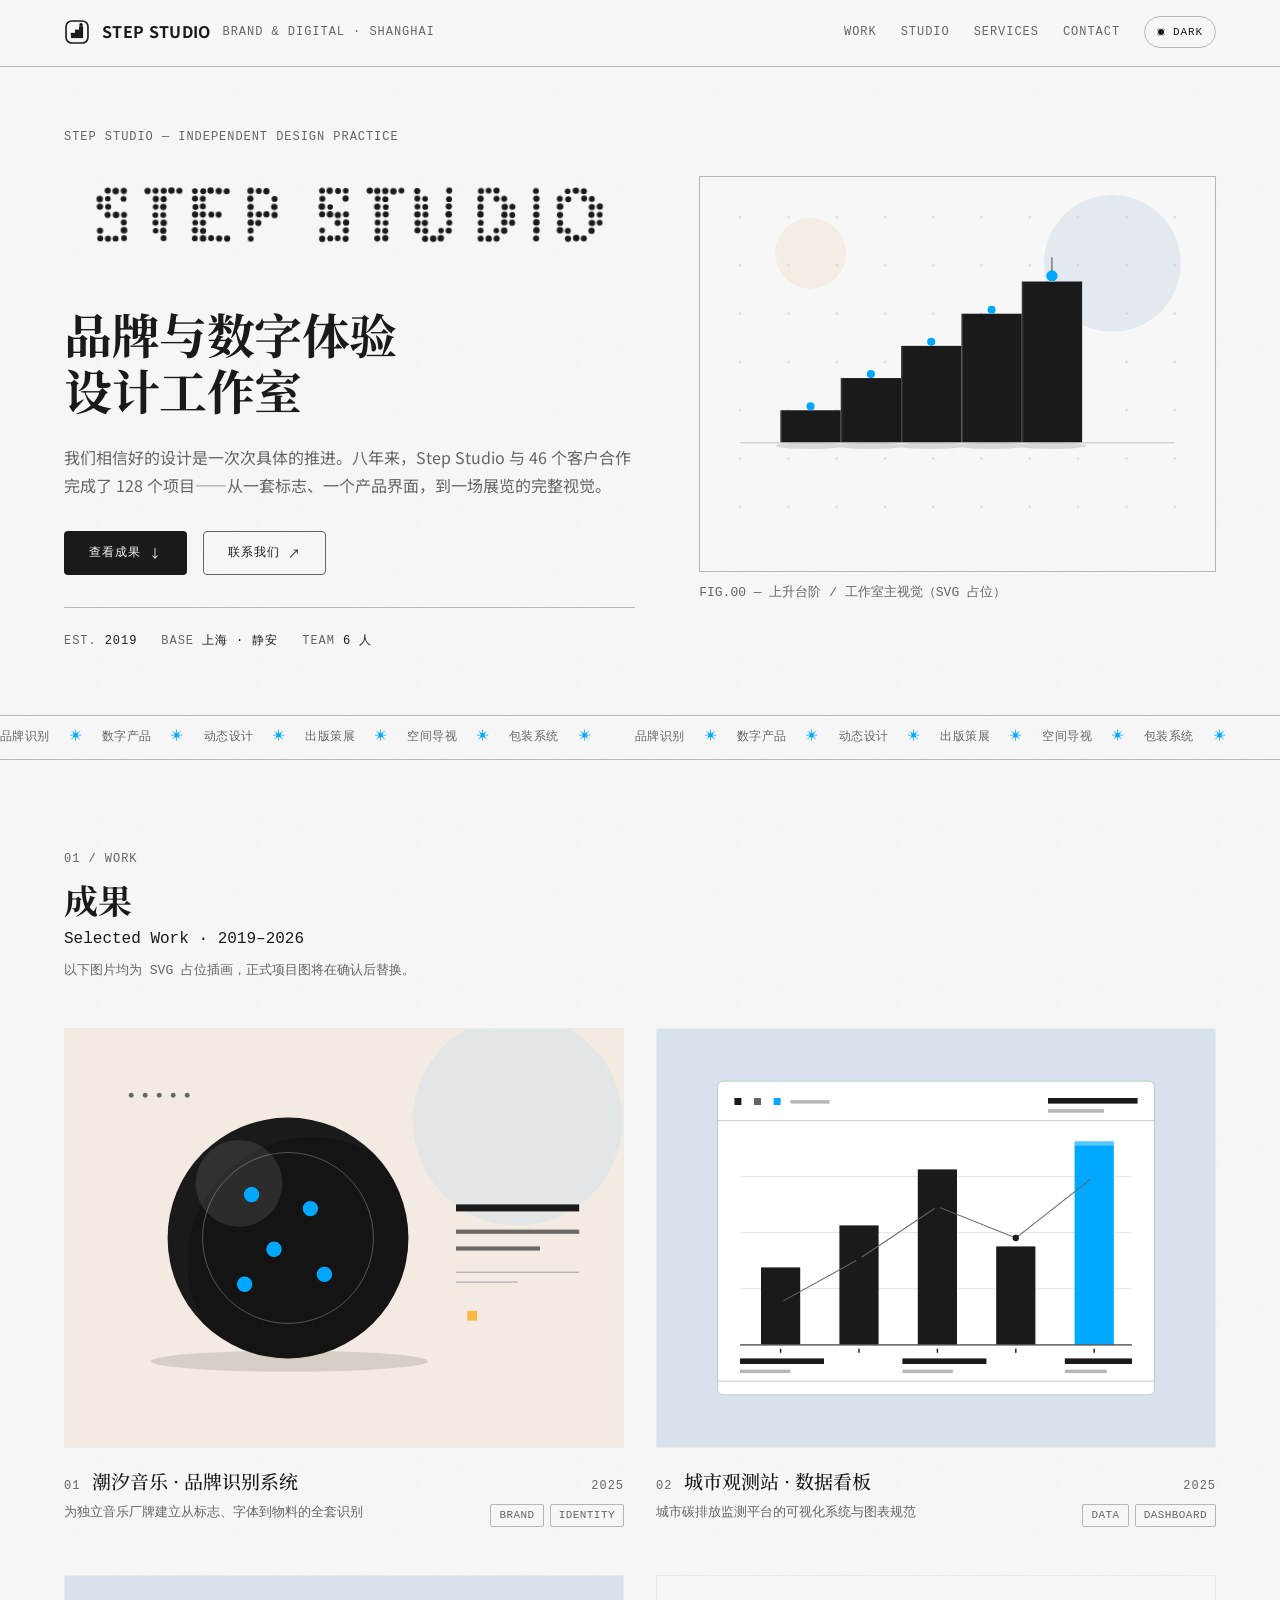
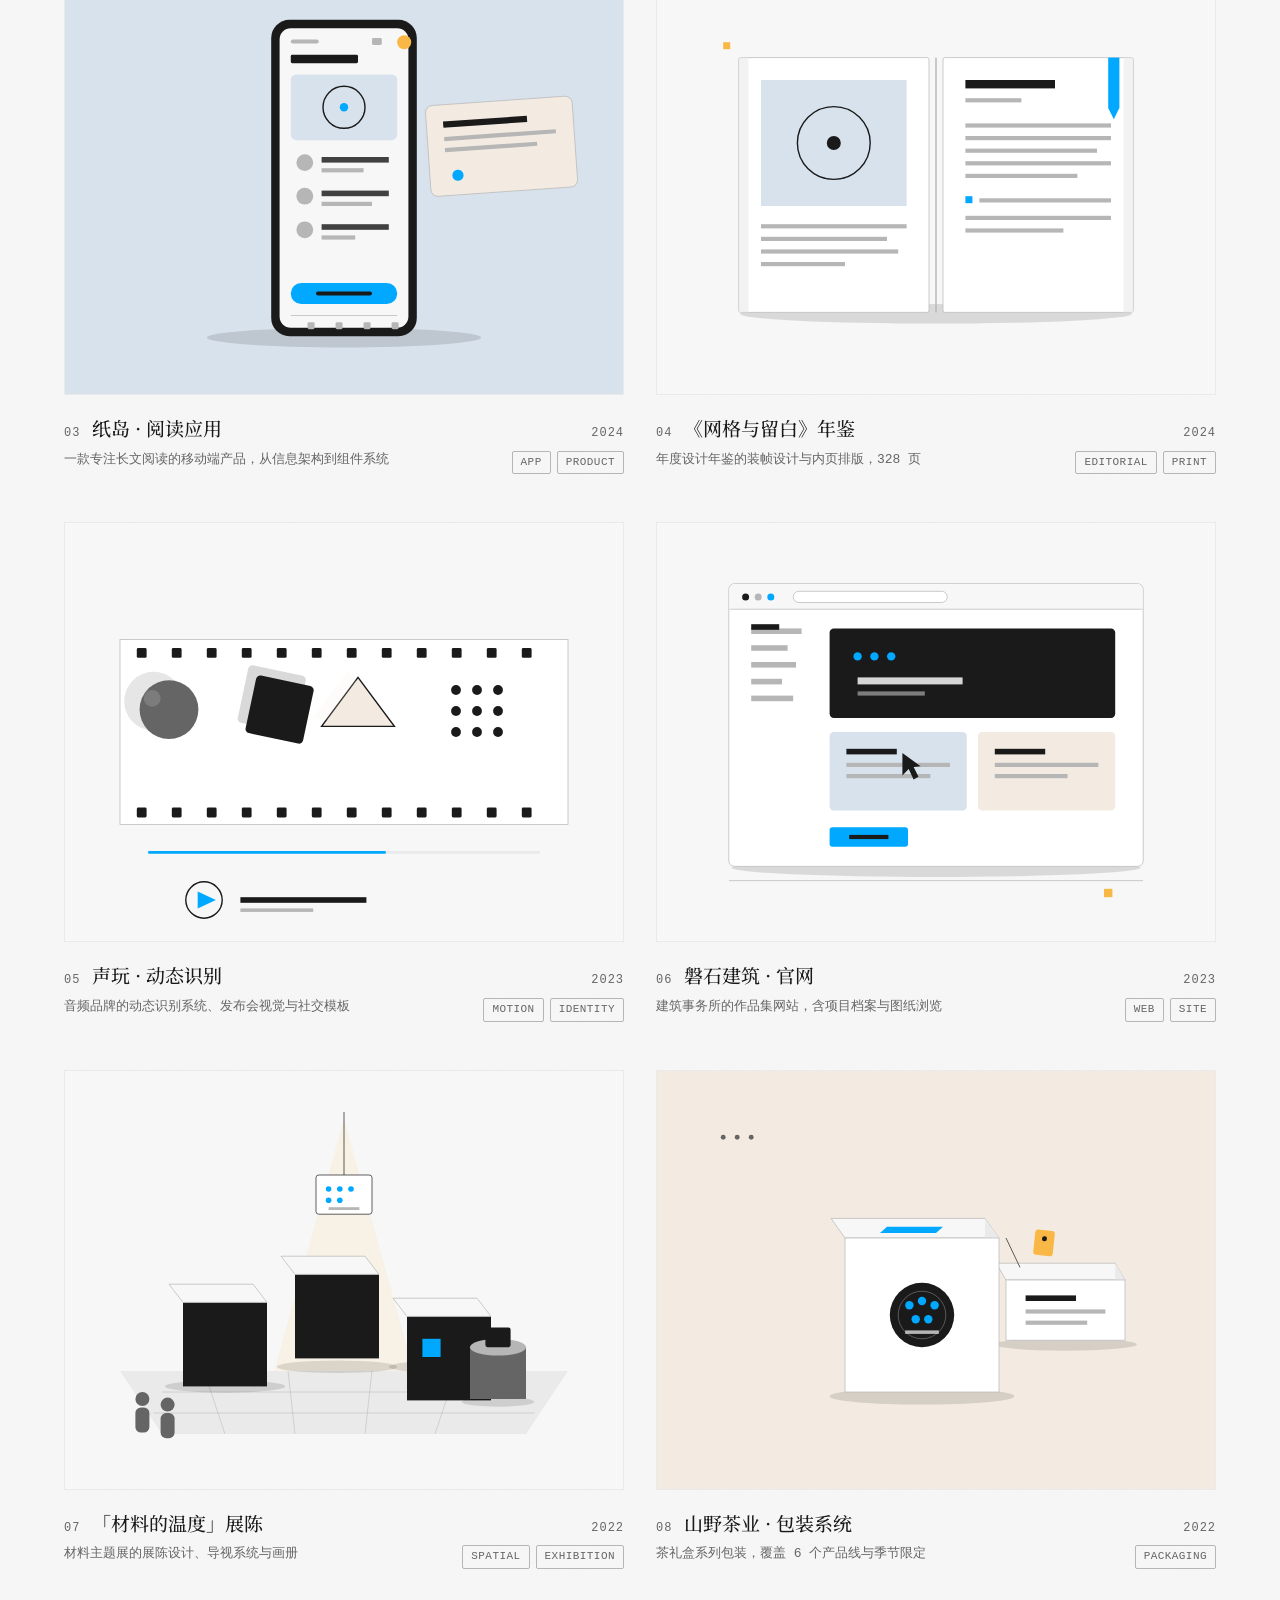
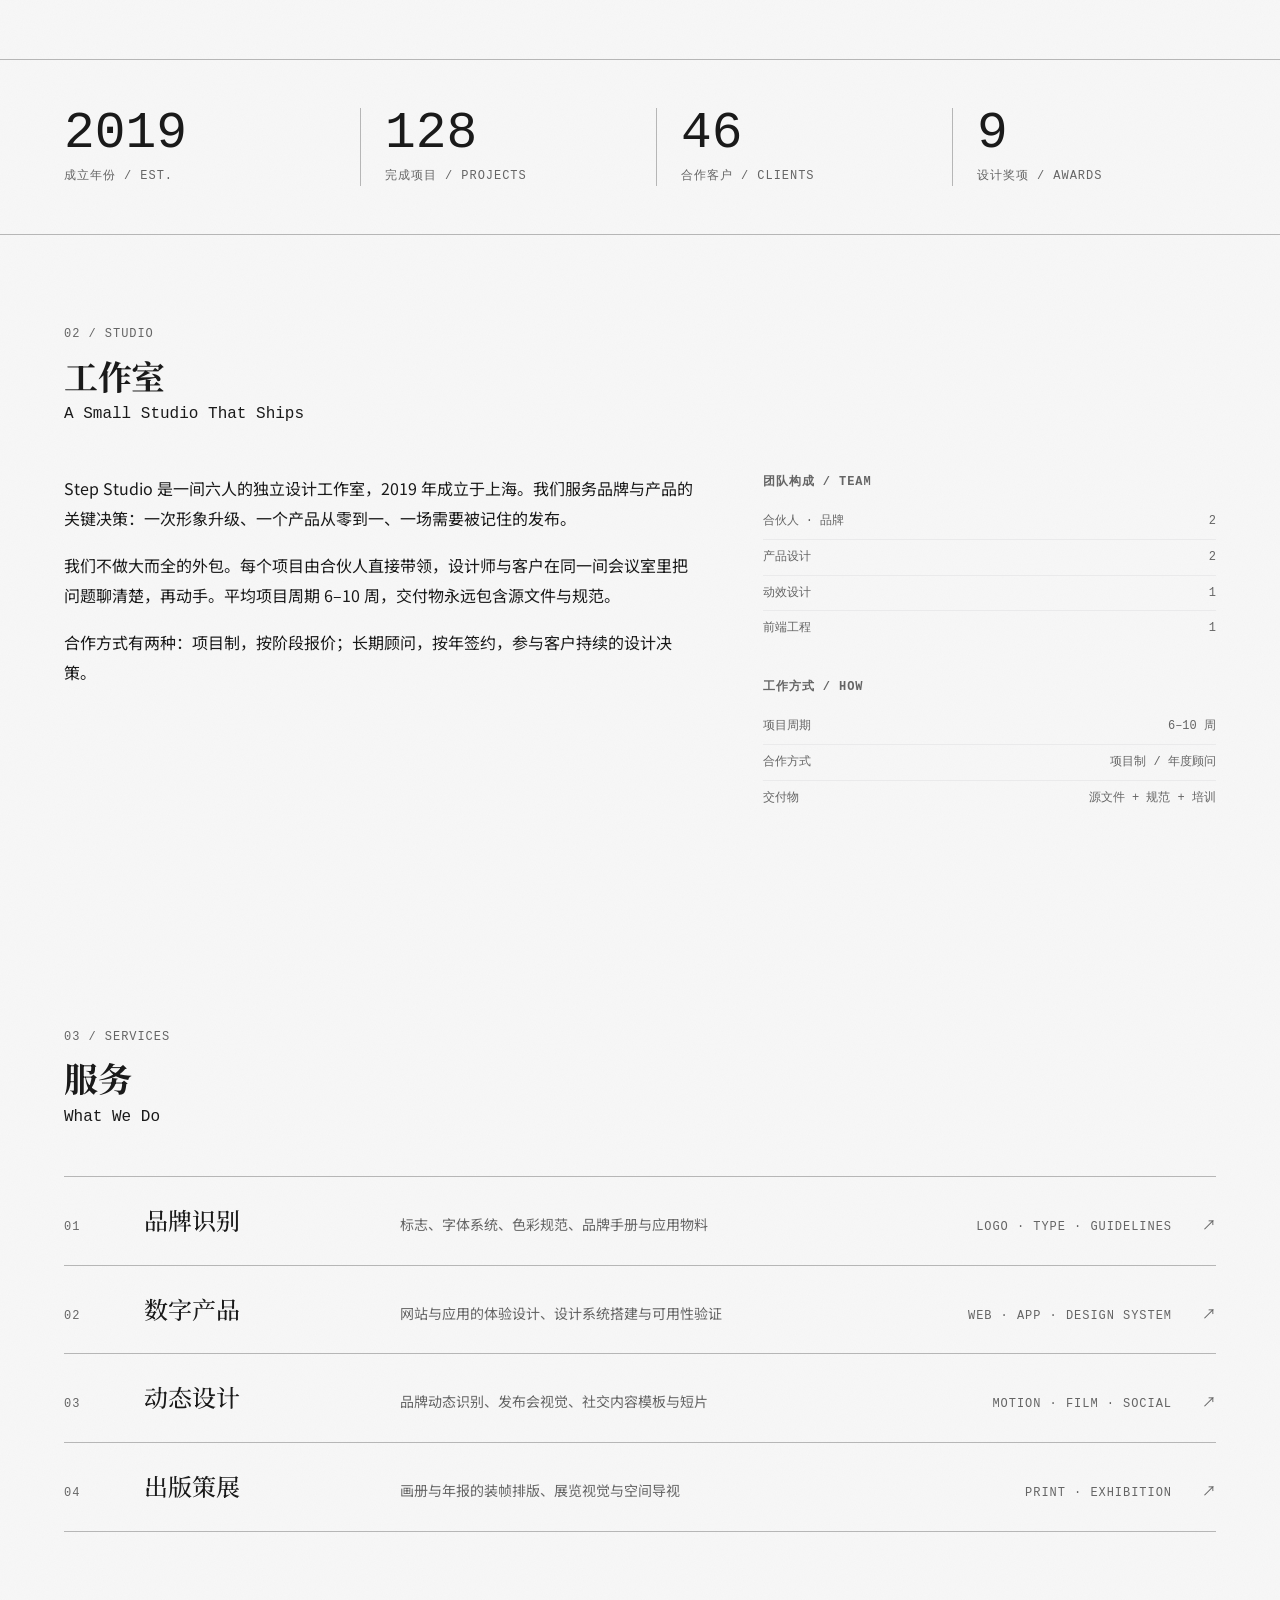
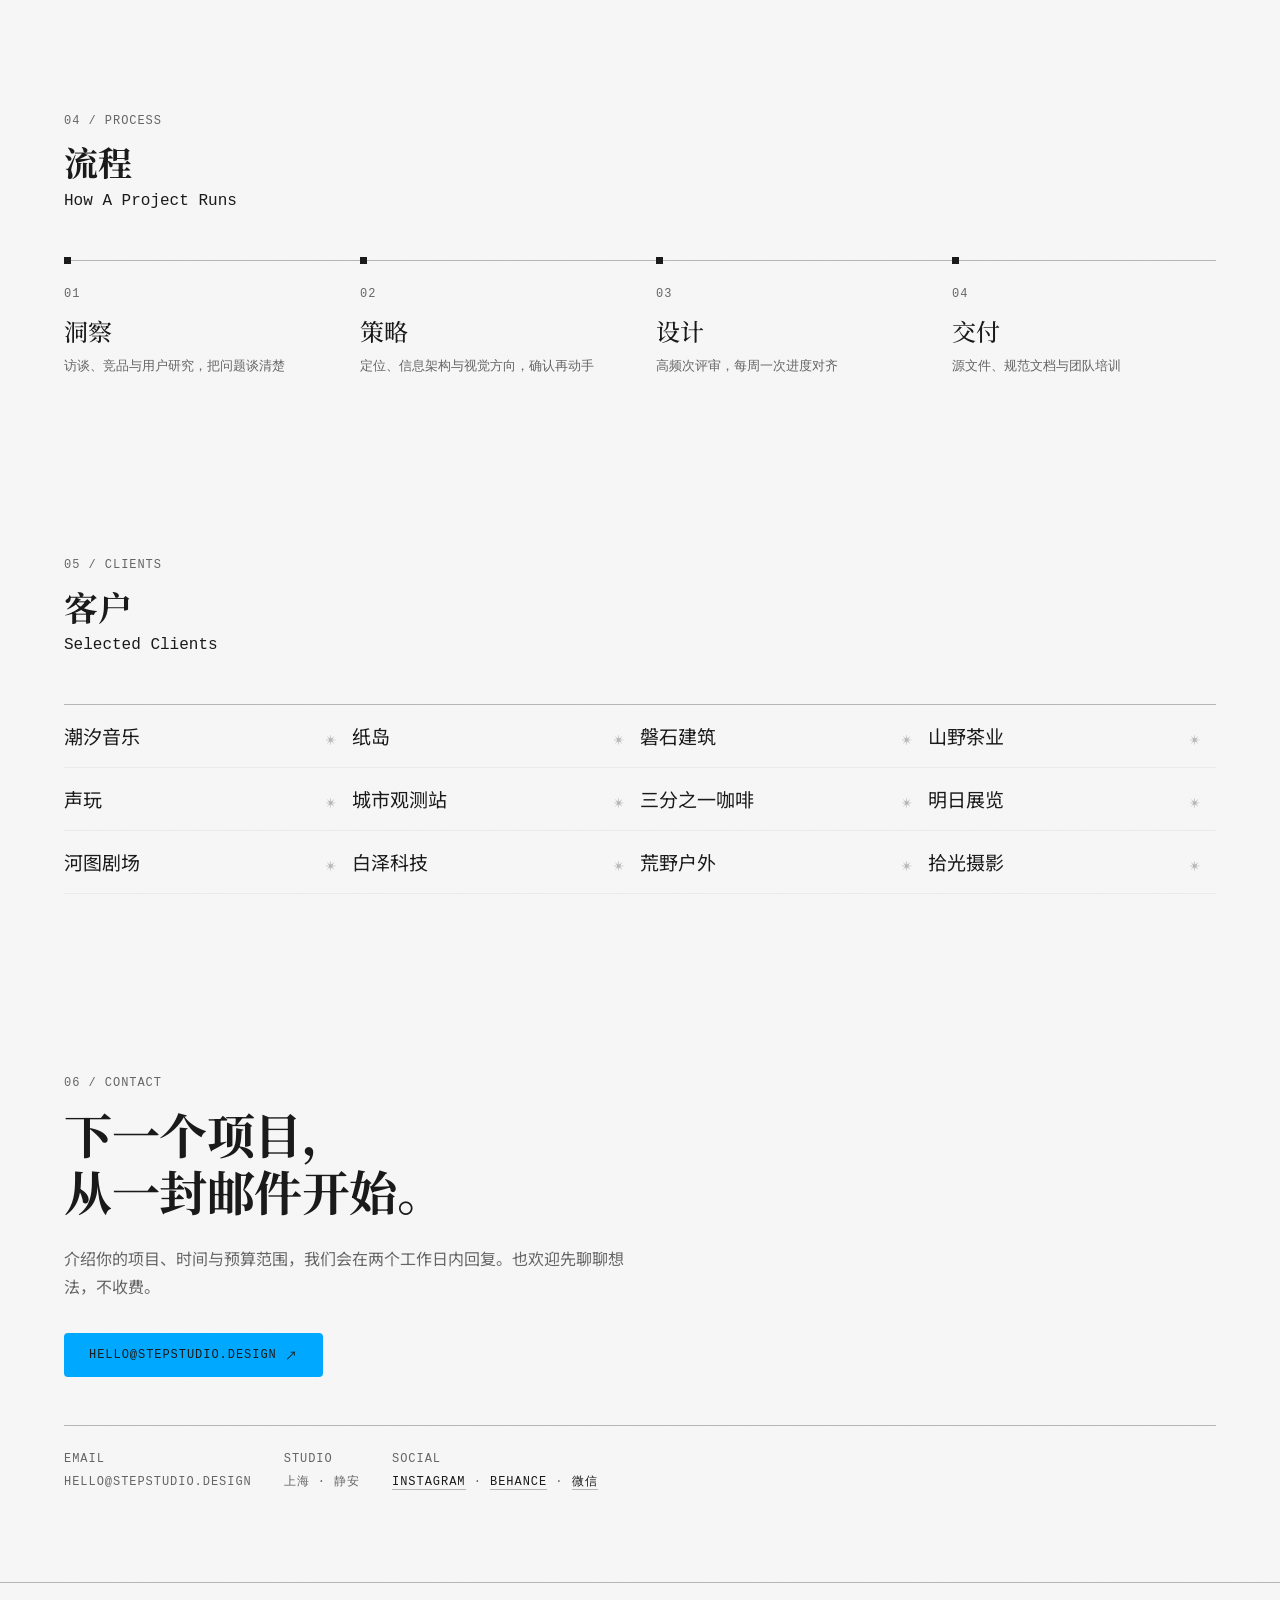
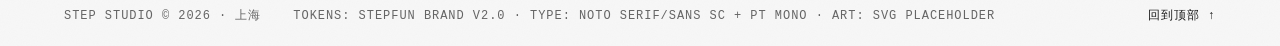
<file: sites/step-studio/index.html>
<!DOCTYPE html>
<html lang="zh-CN" data-theme="light">
<head>
<meta charset="UTF-8">
<meta name="viewport" content="width=device-width, initial-scale=1.0">
<title>Step Studio — 品牌与数字体验设计工作室</title>
<meta name="description" content="Step Studio 是一间独立的品牌与数字体验设计工作室。成立于 2019 年，上海。本页展示工作室成果。">
<link rel="preconnect" href="https://fonts.googleapis.com">
<link rel="preconnect" href="https://fonts.gstatic.com" crossorigin>
<link href="https://fonts.googleapis.com/css2?family=Noto+Serif+SC:wght@500;700&family=Noto+Sans+SC:wght@400;500&family=PT+Mono&display=swap" rel="stylesheet">
<link rel="stylesheet" href="assets/tokens.css">
<link rel="stylesheet" href="assets/studio.css">
<link rel="icon" type="image/svg+xml" href="assets/svg/mark.svg">
</head>
<body>
<a class="skip-link" href="#main">跳到主要内容</a>

<header class="site-header" id="siteHeader">
  <div class="header-inner">
    <a class="brand" href="#top" aria-label="Step Studio 首页">
      <span class="brand-mark"><svg xmlns="http://www.w3.org/2000/svg" viewBox="0 0 32 32" role="img" aria-label="Step Studio 标识">
  <title>Step Studio mark</title>
  <!-- 工作室标识：圆角方 + 三级上升台阶 + 顶点；currentColor 继承文字色 -->
  <rect x="2.5" y="2.5" width="27" height="27" rx="7" fill="none" stroke="currentColor" stroke-width="2"/>
  <rect x="8.5" y="17" width="5" height="6.5" fill="currentColor"/>
  <rect x="13.5" y="13" width="5" height="10.5" fill="currentColor"/>
  <rect x="18.5" y="9" width="5" height="14.5" fill="currentColor"/>
  <circle cx="21" cy="7.2" r="2.2" fill="currentColor"/>
</svg></span>
      <span class="brand-name">STEP&nbsp;STUDIO</span>
      <span class="brand-sub sf-label">Brand &amp; Digital · Shanghai</span>
    </a>
    <nav class="site-nav" aria-label="主导航">
      <a href="#work" data-spy="work">Work</a>
      <a href="#studio" data-spy="studio">Studio</a>
      <a href="#services" data-spy="services">Services</a>
      <a href="#contact" data-spy="contact">Contact</a>
    </nav>
    <button class="theme-toggle" id="themeToggle" type="button" aria-label="切换深浅主题">
      <span class="theme-toggle-dot" aria-hidden="true"></span>
      <span class="theme-toggle-label" id="themeToggleLabel">DARK</span>
    </button>
  </div>
  <div class="scroll-progress" aria-hidden="true"><span id="scrollProgressBar"></span></div>
</header>

<main id="main">
<a id="top"></a>

<!-- ============ HERO ============ -->
<section class="hero" aria-label="工作室介绍">
  <div class="hero-grid">
    <div class="hero-copy">
      <p class="hero-kicker sf-label reveal">Step Studio — Independent Design Practice</p>
      <div class="hero-dm" id="heroDotmatrix" aria-hidden="true">
        <span class="hero-dm-fallback">STEP STUDIO</span>
      </div>
      <h1 class="hero-title reveal">品牌与数字体验<br>设计工作室</h1>
      <p class="hero-lede reveal">我们相信好的设计是一次次具体的推进。八年来，Step Studio 与 46 个客户合作完成了 128 个项目——从一套标志、一个产品界面，到一场展览的完整视觉。</p>
      <div class="hero-actions reveal">
        <a class="btn btn-primary" href="#work" data-magnetic>查看成果<span class="btn-arrow" aria-hidden="true">↓</span></a>
        <a class="btn btn-ghost" href="#contact" data-magnetic>联系我们<span class="btn-arrow" aria-hidden="true">↗</span></a>
      </div>
      <dl class="hero-meta reveal sf-label">
        <div><dt>EST.</dt><dd>2019</dd></div>
        <div><dt>BASE</dt><dd>上海 · 静安</dd></div>
        <div><dt>TEAM</dt><dd>6 人</dd></div>
      </dl>
    </div>
    <figure class="hero-art reveal">
      <div class="hero-art-frame"><svg xmlns="http://www.w3.org/2000/svg" viewBox="0 0 1200 900" role="img" aria-label="上升台阶主视觉插画">
  <title>Step · 上升台阶主视觉</title>
  <!-- Brief: 主体=五级上升台阶（每级一颗蓝点=稀疏激活母题）+ 点阵网格背景；情绪=持续迭代向上；风格=网格精确×纸感扁平；viewBox 1200x900；透明底直接置于页面纸底 -->
  <g id="far">
    <circle cx="985" cy="175" r="170" fill="#D8E2EC" opacity="0.6"/>
    <circle cx="235" cy="150" r="88" fill="#F3EBE1" opacity="0.85"/>
  </g>
  <g id="mid" fill="#B6B6B6" opacity="0.32">
    <circle cx="60" cy="60" r="3.5"/><circle cx="180" cy="60" r="3.5"/><circle cx="300" cy="60" r="3.5"/><circle cx="420" cy="60" r="3.5"/><circle cx="540" cy="60" r="3.5"/><circle cx="660" cy="60" r="3.5"/><circle cx="780" cy="60" r="3.5"/><circle cx="900" cy="60" r="3.5"/><circle cx="1020" cy="60" r="3.5"/><circle cx="1140" cy="60" r="3.5"/>
    <circle cx="60" cy="180" r="3.5"/><circle cx="180" cy="180" r="3.5"/><circle cx="300" cy="180" r="3.5"/><circle cx="420" cy="180" r="3.5"/><circle cx="540" cy="180" r="3.5"/><circle cx="660" cy="180" r="3.5"/><circle cx="780" cy="180" r="3.5"/><circle cx="900" cy="180" r="3.5"/><circle cx="1020" cy="180" r="3.5"/><circle cx="1140" cy="180" r="3.5"/>
    <circle cx="60" cy="300" r="3.5"/><circle cx="180" cy="300" r="3.5"/><circle cx="300" cy="300" r="3.5"/><circle cx="420" cy="300" r="3.5"/><circle cx="540" cy="300" r="3.5"/><circle cx="660" cy="300" r="3.5"/><circle cx="780" cy="300" r="3.5"/><circle cx="900" cy="300" r="3.5"/><circle cx="1020" cy="300" r="3.5"/><circle cx="1140" cy="300" r="3.5"/>
    <circle cx="60" cy="420" r="3.5"/><circle cx="180" cy="420" r="3.5"/><circle cx="300" cy="420" r="3.5"/><circle cx="420" cy="420" r="3.5"/><circle cx="540" cy="420" r="3.5"/><circle cx="660" cy="420" r="3.5"/><circle cx="780" cy="420" r="3.5"/><circle cx="900" cy="420" r="3.5"/><circle cx="1020" cy="420" r="3.5"/><circle cx="1140" cy="420" r="3.5"/>
    <circle cx="60" cy="540" r="3.5"/><circle cx="180" cy="540" r="3.5"/><circle cx="300" cy="540" r="3.5"/><circle cx="420" cy="540" r="3.5"/><circle cx="540" cy="540" r="3.5"/><circle cx="660" cy="540" r="3.5"/><circle cx="780" cy="540" r="3.5"/><circle cx="900" cy="540" r="3.5"/><circle cx="1020" cy="540" r="3.5"/><circle cx="1140" cy="540" r="3.5"/>
    <circle cx="60" cy="660" r="3.5"/><circle cx="180" cy="660" r="3.5"/><circle cx="300" cy="660" r="3.5"/><circle cx="420" cy="660" r="3.5"/><circle cx="540" cy="660" r="3.5"/><circle cx="660" cy="660" r="3.5"/><circle cx="780" cy="660" r="3.5"/><circle cx="900" cy="660" r="3.5"/><circle cx="1020" cy="660" r="3.5"/><circle cx="1140" cy="660" r="3.5"/>
    <circle cx="60" cy="780" r="3.5"/><circle cx="180" cy="780" r="3.5"/><circle cx="300" cy="780" r="3.5"/><circle cx="420" cy="780" r="3.5"/><circle cx="540" cy="780" r="3.5"/><circle cx="660" cy="780" r="3.5"/><circle cx="780" cy="780" r="3.5"/><circle cx="900" cy="780" r="3.5"/><circle cx="1020" cy="780" r="3.5"/><circle cx="1140" cy="780" r="3.5"/>
  </g>
  <g id="subject" fill="#1A1A1A">
    <rect x="160" y="540" width="150" height="80"/>
    <rect x="310" y="460" width="150" height="160"/>
    <rect x="460" y="380" width="150" height="240"/>
    <rect x="610" y="300" width="150" height="320"/>
    <rect x="760" y="220" width="150" height="400"/>
    <g fill="#FFFFFF" opacity="0.12">
      <rect x="160" y="540" width="4" height="80"/><rect x="310" y="460" width="4" height="160"/><rect x="460" y="380" width="4" height="240"/><rect x="610" y="300" width="4" height="320"/><rect x="760" y="220" width="4" height="400"/>
    </g>
    <g fill="#000000" opacity="0.12">
      <ellipse cx="235" cy="628" rx="86" ry="8"/><ellipse cx="385" cy="628" rx="86" ry="8"/><ellipse cx="535" cy="628" rx="86" ry="8"/><ellipse cx="685" cy="628" rx="86" ry="8"/><ellipse cx="835" cy="628" rx="86" ry="8"/>
    </g>
  </g>
  <g id="foreground">
    <rect x="60" y="620" width="1080" height="2" fill="#B6B6B6"/>
    <line x1="835" y1="160" x2="835" y2="204" stroke="#1A1A1A" stroke-width="2"/>
    <rect x="827" y="204" width="16" height="16" fill="#F9B845"/>
    <g fill="#00A9FF">
      <circle class="pl pl-hs-1" cx="235" cy="530" r="10"/>
      <circle class="pl pl-hs-2" cx="385" cy="450" r="10"/>
      <circle class="pl pl-hs-3" cx="535" cy="370" r="10"/>
      <circle class="pl pl-hs-4" cx="685" cy="290" r="10"/>
      <circle class="pl pl-hs-5" cx="835" cy="206" r="14"/>
    </g>
  </g>
</svg></div>
      <figcaption class="sf-caption">FIG.00 — 上升台阶 / 工作室主视觉（SVG 占位）</figcaption>
    </figure>
  </div>
</section>

<!-- ============ MARQUEE ============ -->
<div class="marquee" aria-hidden="true">
  <div class="marquee-track">
    <span>品牌识别 <i>✳</i> 数字产品 <i>✳</i> 动态设计 <i>✳</i> 出版策展 <i>✳</i> 空间导视 <i>✳</i> 包装系统 <i>✳</i> </span>
    <span>品牌识别 <i>✳</i> 数字产品 <i>✳</i> 动态设计 <i>✳</i> 出版策展 <i>✳</i> 空间导视 <i>✳</i> 包装系统 <i>✳</i> </span>
  </div>
</div>

<!-- ============ WORK ============ -->
<section class="section" id="work" aria-labelledby="work-title">
  <header class="section-head">
    <p class="section-index sf-label">01 / WORK</p>
    <h2 class="section-title" id="work-title">成果</h2>
    <p class="section-sub sf-subtitle">Selected Work · 2019–2026</p>
    <p class="section-note sf-caption">以下图片均为 SVG 占位插画，正式项目图将在确认后替换。</p>
  </header>

  <div class="work-grid">
    <article class="work-card reveal" style="--i:0">
      <a class="work-link" href="#contact" aria-label="潮汐音乐 品牌识别系统，2025">
        <span class="art"><svg xmlns="http://www.w3.org/2000/svg" viewBox="0 0 800 600" role="img" aria-label="品牌识别海报占位插画">
  <title>品牌识别系统 · 占位插画</title>
  <!-- Brief: 主体=墨色圆盘海报 + 5 颗稀疏蓝点（品牌点阵母题）；场景=品牌样张墙；情绪=克制精确；风格=网格精确×纸感扁平；viewBox 800x600；光源左上 -->
  <defs>
    <clipPath id="w1-disk"><circle cx="320" cy="300" r="172"/></clipPath>
  </defs>
  <g id="background"><rect width="800" height="600" fill="#F3EBE1"/></g>
  <g id="far"><circle cx="648" cy="132" r="150" fill="#D8E2EC" opacity="0.55"/></g>
  <g id="mid"><ellipse cx="322" cy="476" rx="198" ry="15" fill="#000000" opacity="0.12"/></g>
  <g id="subject">
    <circle cx="320" cy="300" r="172" fill="#1A1A1A"/>
    <g clip-path="url(#w1-disk)">
      <circle cx="354" cy="334" r="178" fill="#000000" opacity="0.22"/>
      <circle cx="250" cy="222" r="62" fill="#FFFFFF" opacity="0.10"/>
      <circle cx="320" cy="300" r="122" fill="none" stroke="#F7F7F7" stroke-width="1" opacity="0.4"/>
    </g>
    <g fill="#00A9FF">
      <circle class="pl pl-w1-d1" cx="268" cy="238" r="11"/>
      <circle class="pl pl-w1-d2" cx="352" cy="258" r="11"/>
      <circle class="pl pl-w1-d3" cx="300" cy="316" r="11"/>
      <circle class="pl pl-w1-d4" cx="372" cy="352" r="11"/>
      <circle class="pl pl-w1-d5" cx="258" cy="366" r="11"/>
    </g>
  </g>
  <g id="foreground">
    <rect x="560" y="252" width="176" height="10" fill="#1A1A1A"/>
    <rect x="560" y="288" width="176" height="6" fill="#1A1A1A" opacity="0.62"/>
    <rect x="560" y="312" width="120" height="6" fill="#1A1A1A" opacity="0.62"/>
    <rect x="560" y="348" width="176" height="2" fill="#B6B6B6"/>
    <rect x="560" y="362" width="88" height="2" fill="#B6B6B6"/>
    <rect x="576" y="404" width="14" height="14" fill="#F9B845"/>
  </g>
  <g id="details" fill="#656565">
    <circle cx="96" cy="96" r="3.5"/><circle cx="116" cy="96" r="3.5"/><circle cx="136" cy="96" r="3.5"/><circle cx="156" cy="96" r="3.5"/><circle cx="176" cy="96" r="3.5"/>
  </g>
</svg></span>
        <span class="work-meta">
          <span class="work-index sf-label">01</span>
          <span class="work-name">潮汐音乐 · 品牌识别系统</span>
          <span class="work-year sf-label">2025</span>
        </span>
        <span class="work-desc sf-caption">为独立音乐厂牌建立从标志、字体到物料的全套识别</span>
        <span class="work-tags"><i>BRAND</i><i>IDENTITY</i></span>
        <span class="work-arrow" aria-hidden="true">↗</span>
      </a>
    </article>
    <article class="work-card reveal" style="--i:1">
      <a class="work-link" href="#contact" aria-label="城市观测站 碳排放数据看板，2025">
        <span class="art"><svg xmlns="http://www.w3.org/2000/svg" viewBox="0 0 800 600" role="img" aria-label="数据看板占位插画">
  <title>数据可视化看板 · 占位插画</title>
  <!-- Brief: 主体=白色数据面板（柱状图+折线）；场景=冷色数据面板；情绪=理性可读；风格=网格精确×纸感扁平；viewBox 800x600 -->
  <g id="background"><rect width="800" height="600" fill="#D8E2EC"/></g>
  <g id="mid"><rect x="88" y="76" width="624" height="448" rx="8" fill="#FFFFFF" stroke="#B6B6B6" stroke-width="1"/></g>
  <g id="subject">
    <rect x="88" y="132" width="624" height="1" fill="#B6B6B6"/>
    <rect x="112" y="100" width="10" height="10" fill="#1A1A1A"/>
    <rect x="140" y="100" width="10" height="10" fill="#656565"/>
    <rect x="168" y="100" width="10" height="10" fill="#00A9FF"/>
    <rect x="192" y="103" width="56" height="5" fill="#B6B6B6"/>
    <rect x="560" y="100" width="128" height="8" fill="#1A1A1A"/>
    <rect x="560" y="116" width="80" height="5" fill="#B6B6B6"/>
    <g fill="#B6B6B6" opacity="0.5">
      <rect x="120" y="372" width="560" height="1"/>
      <rect x="120" y="292" width="560" height="1"/>
      <rect x="120" y="212" width="560" height="1"/>
    </g>
    <g>
      <rect class="pl pl-w2-b1" x="150" y="342" width="56" height="110" fill="#1A1A1A"/>
      <rect class="pl pl-w2-b2" x="262" y="282" width="56" height="170" fill="#1A1A1A"/>
      <rect class="pl pl-w2-b3" x="374" y="202" width="56" height="250" fill="#1A1A1A"/>
      <rect class="pl pl-w2-b4" x="486" y="312" width="56" height="140" fill="#1A1A1A"/>
      <rect class="pl pl-w2-b5" x="598" y="162" width="56" height="290" fill="#00A9FF"/>
      <rect x="598" y="162" width="56" height="6" fill="#FFFFFF" opacity="0.35"/>
    </g>
    <polyline class="pl pl-w2-line" points="178,392 290,330 402,255 514,300 626,212" fill="none" stroke="#656565" stroke-width="1.5"/>
    <g fill="#1A1A1A">
      <circle cx="178" cy="392" r="4.5"/><circle cx="290" cy="330" r="4.5"/><circle cx="402" cy="255" r="4.5"/><circle cx="514" cy="300" r="4.5"/>
    </g>
    <circle class="pl pl-w2-node" cx="626" cy="212" r="7" fill="#00A9FF"/>
    <rect x="120" y="452" width="560" height="1.5" fill="#1A1A1A"/>
    <g fill="#1A1A1A">
      <rect x="177" y="458" width="2" height="6"/><rect x="289" y="458" width="2" height="6"/><rect x="401" y="458" width="2" height="6"/><rect x="513" y="458" width="2" height="6"/><rect x="625" y="458" width="2" height="6"/>
    </g>
  </g>
  <g id="foreground">
    <rect x="88" y="504" width="624" height="1" fill="#B6B6B6"/>
    <rect x="120" y="472" width="120" height="8" fill="#1A1A1A"/>
    <rect x="120" y="488" width="72" height="5" fill="#B6B6B6"/>
    <rect x="352" y="472" width="120" height="8" fill="#1A1A1A"/>
    <rect x="352" y="488" width="72" height="5" fill="#B6B6B6"/>
    <rect x="584" y="472" width="96" height="8" fill="#1A1A1A"/>
    <rect x="584" y="488" width="60" height="5" fill="#B6B6B6"/>
  </g>
</svg></span>
        <span class="work-meta">
          <span class="work-index sf-label">02</span>
          <span class="work-name">城市观测站 · 数据看板</span>
          <span class="work-year sf-label">2025</span>
        </span>
        <span class="work-desc sf-caption">城市碳排放监测平台的可视化系统与图表规范</span>
        <span class="work-tags"><i>DATA</i><i>DASHBOARD</i></span>
        <span class="work-arrow" aria-hidden="true">↗</span>
      </a>
    </article>
    <article class="work-card reveal" style="--i:2">
      <a class="work-link" href="#contact" aria-label="纸岛 阅读应用产品设计，2024">
        <span class="art"><svg xmlns="http://www.w3.org/2000/svg" viewBox="0 0 800 600" role="img" aria-label="移动应用界面占位插画">
  <title>移动应用产品设计 · 占位插画</title>
  <!-- Brief: 主体=手机（墨色机身+浅色屏）；场景= mist 冷底上的产品照；情绪=轻快可信；风格=网格精确×纸感扁平；viewBox 800x600；光源左上 -->
  <g id="background"><rect width="800" height="600" fill="#D8E2EC"/></g>
  <g id="mid"><ellipse cx="400" cy="518" rx="196" ry="14" fill="#000000" opacity="0.12"/></g>
  <g id="subject">
    <rect x="296" y="64" width="208" height="452" rx="26" fill="#1A1A1A"/>
    <rect x="308" y="76" width="184" height="428" rx="16" fill="#F7F7F7"/>
    <rect x="324" y="92" width="40" height="6" rx="3" fill="#B6B6B6"/>
    <rect x="440" y="90" width="14" height="10" rx="2" fill="#B6B6B6"/>
    <rect x="324" y="114" width="96" height="12" rx="2" fill="#1A1A1A"/>
    <rect x="324" y="142" width="152" height="94" rx="8" fill="#D8E2EC"/>
    <circle cx="400" cy="189" r="30" fill="none" stroke="#1A1A1A" stroke-width="2"/>
    <circle class="pl pl-w3-dot" cx="400" cy="189" r="6" fill="#00A9FF"/>
    <g>
      <circle cx="344" cy="268" r="12" fill="#B6B6B6"/>
      <rect x="368" y="260" width="96" height="8" fill="#1A1A1A" opacity="0.82"/>
      <rect x="368" y="276" width="60" height="6" fill="#B6B6B6"/>
      <circle cx="344" cy="316" r="12" fill="#B6B6B6"/>
      <rect x="368" y="308" width="96" height="8" fill="#1A1A1A" opacity="0.82"/>
      <rect x="368" y="324" width="72" height="6" fill="#B6B6B6"/>
      <circle cx="344" cy="364" r="12" fill="#B6B6B6"/>
      <rect x="368" y="356" width="96" height="8" fill="#1A1A1A" opacity="0.82"/>
      <rect x="368" y="372" width="48" height="6" fill="#B6B6B6"/>
    </g>
    <rect class="pl pl-w3-cta" x="324" y="440" width="152" height="30" rx="15" fill="#00A9FF"/>
    <rect x="360" y="452" width="80" height="6" rx="3" fill="#1A1A1A"/>
    <rect x="324" y="486" width="152" height="1" fill="#B6B6B6"/>
    <g fill="#B6B6B6">
      <rect x="348" y="496" width="10" height="10" rx="2"/><rect x="388" y="496" width="10" height="10" rx="2"/><rect x="428" y="496" width="10" height="10" rx="2"/><rect x="468" y="496" width="10" height="10" rx="2"/>
    </g>
  </g>
  <g id="foreground">
    <g transform="rotate(-4 620 244)">
      <rect x="520" y="180" width="210" height="130" rx="10" fill="#F3EBE1" stroke="#B6B6B6" stroke-width="1"/>
      <rect x="544" y="204" width="120" height="9" fill="#1A1A1A"/>
      <rect x="544" y="226" width="160" height="6" fill="#B6B6B6"/>
      <rect x="544" y="242" width="132" height="6" fill="#B6B6B6"/>
      <circle cx="560" cy="282" r="8" fill="#00A9FF"/>
    </g>
    <circle cx="486" cy="96" r="10" fill="#F9B845"/>
  </g>
</svg></span>
        <span class="work-meta">
          <span class="work-index sf-label">03</span>
          <span class="work-name">纸岛 · 阅读应用</span>
          <span class="work-year sf-label">2024</span>
        </span>
        <span class="work-desc sf-caption">一款专注长文阅读的移动端产品，从信息架构到组件系统</span>
        <span class="work-tags"><i>APP</i><i>PRODUCT</i></span>
        <span class="work-arrow" aria-hidden="true">↗</span>
      </a>
    </article>
    <article class="work-card reveal" style="--i:3">
      <a class="work-link" href="#contact" aria-label="《网格与留白》设计年鉴，2024">
        <span class="art"><svg xmlns="http://www.w3.org/2000/svg" viewBox="0 0 800 600" role="img" aria-label="出版物画册占位插画">
  <title>出版物 / 画册 · 占位插画</title>
  <!-- Brief: 主体=摊开的跨页画册；场景=纸面展平；情绪=沉静阅读感；风格=网格精确×纸感扁平；viewBox 800x600；光源左上 -->
  <g id="background"><rect width="800" height="600" fill="#F7F7F7"/></g>
  <g id="mid"><ellipse cx="400" cy="484" rx="280" ry="14" fill="#000000" opacity="0.12"/></g>
  <g id="subject">
    <rect x="118" y="118" width="272" height="364" rx="3" fill="#FFFFFF" stroke="#B6B6B6" stroke-width="1"/>
    <rect x="410" y="118" width="272" height="364" rx="3" fill="#FFFFFF" stroke="#B6B6B6" stroke-width="1"/>
    <rect x="118" y="118" width="14" height="364" fill="#EAEAEB" opacity="0.6"/>
    <rect x="668" y="118" width="14" height="364" fill="#EAEAEB" opacity="0.6"/>
    <rect x="399" y="118" width="2" height="364" fill="#B6B6B6"/>
    <rect x="150" y="150" width="208" height="180" fill="#D8E2EC"/>
    <circle cx="254" cy="240" r="52" fill="none" stroke="#1A1A1A" stroke-width="2"/>
    <circle cx="254" cy="240" r="10" fill="#1A1A1A"/>
    <g fill="#B6B6B6">
      <rect x="150" y="356" width="208" height="6"/><rect x="150" y="374" width="180" height="6"/><rect x="150" y="392" width="196" height="6"/><rect x="150" y="410" width="120" height="6"/>
    </g>
    <rect x="442" y="150" width="128" height="12" fill="#1A1A1A"/>
    <rect x="442" y="176" width="80" height="6" fill="#B6B6B6"/>
    <g fill="#B6B6B6">
      <rect x="442" y="212" width="208" height="6"/><rect x="442" y="230" width="208" height="6"/><rect x="442" y="248" width="188" height="6"/><rect x="442" y="266" width="208" height="6"/><rect x="442" y="284" width="160" height="6"/>
    </g>
    <rect x="442" y="316" width="10" height="10" fill="#00A9FF"/>
    <g fill="#B6B6B6">
      <rect x="462" y="319" width="188" height="6"/><rect x="442" y="344" width="208" height="6"/><rect x="442" y="362" width="140" height="6"/>
    </g>
  </g>
  <g id="foreground">
    <g class="pl pl-w4-ribbon">
      <rect x="646" y="118" width="16" height="72" fill="#00A9FF"/>
      <polygon points="646,190 662,190 654,206" fill="#00A9FF"/>
    </g>
    <rect x="96" y="96" width="10" height="10" fill="#F9B845"/>
  </g>
</svg></span>
        <span class="work-meta">
          <span class="work-index sf-label">04</span>
          <span class="work-name">《网格与留白》年鉴</span>
          <span class="work-year sf-label">2024</span>
        </span>
        <span class="work-desc sf-caption">年度设计年鉴的装帧设计与内页排版，328 页</span>
        <span class="work-tags"><i>EDITORIAL</i><i>PRINT</i></span>
        <span class="work-arrow" aria-hidden="true">↗</span>
      </a>
    </article>
    <article class="work-card reveal" style="--i:4">
      <a class="work-link" href="#contact" aria-label="声玩 品牌动态识别，2023">
        <span class="art"><svg xmlns="http://www.w3.org/2000/svg" viewBox="0 0 800 600" role="img" aria-label="动态识别故事板占位插画">
  <title>动态识别 / 故事板 · 占位插画</title>
  <!-- Brief: 主体=四格胶片故事板（形状逐格位移=运动线索）；场景=剪辑台；情绪=节奏感；风格=网格精确×纸感扁平；viewBox 800x600 -->
  <g id="background"><rect width="800" height="600" fill="#F7F7F7"/></g>
  <g id="mid"><rect x="80" y="168" width="640" height="264" fill="#FFFFFF" stroke="#B6B6B6" stroke-width="1"/></g>
  <g id="details" fill="#1A1A1A">
    <rect x="104" y="180" width="14" height="14" rx="2"/><rect x="154" y="180" width="14" height="14" rx="2"/><rect x="204" y="180" width="14" height="14" rx="2"/><rect x="254" y="180" width="14" height="14" rx="2"/><rect x="304" y="180" width="14" height="14" rx="2"/><rect x="354" y="180" width="14" height="14" rx="2"/><rect x="404" y="180" width="14" height="14" rx="2"/><rect x="454" y="180" width="14" height="14" rx="2"/><rect x="504" y="180" width="14" height="14" rx="2"/><rect x="554" y="180" width="14" height="14" rx="2"/><rect x="604" y="180" width="14" height="14" rx="2"/><rect x="654" y="180" width="14" height="14" rx="2"/>
    <rect x="104" y="408" width="14" height="14" rx="2"/><rect x="154" y="408" width="14" height="14" rx="2"/><rect x="204" y="408" width="14" height="14" rx="2"/><rect x="254" y="408" width="14" height="14" rx="2"/><rect x="304" y="408" width="14" height="14" rx="2"/><rect x="354" y="408" width="14" height="14" rx="2"/><rect x="404" y="408" width="14" height="14" rx="2"/><rect x="454" y="408" width="14" height="14" rx="2"/><rect x="504" y="408" width="14" height="14" rx="2"/><rect x="554" y="408" width="14" height="14" rx="2"/><rect x="604" y="408" width="14" height="14" rx="2"/><rect x="654" y="408" width="14" height="14" rx="2"/>
  </g>
  <g id="subject">
    <g class="pl pl-w5-f1"><circle cx="150" cy="268" r="42" fill="#656565"/><circle cx="126" cy="252" r="12" fill="#FFFFFF" opacity="0.18"/></g>
    <g class="pl pl-w5-f1g" opacity="0.16"><circle cx="128" cy="256" r="42" fill="#656565"/></g>
    <g class="pl pl-w5-f2"><rect x="266" y="226" width="84" height="84" rx="6" fill="#1A1A1A" transform="rotate(12 308 268)"/></g>
    <g class="pl pl-w5-f2g" opacity="0.16"><rect x="252" y="214" width="84" height="84" rx="6" fill="#1A1A1A" transform="rotate(12 308 268)"/></g>
    <g class="pl pl-w5-f3"><polygon points="420,222 472,292 368,292" fill="#F3EBE1" stroke="#1A1A1A" stroke-width="2"/></g>
    <g class="pl pl-w5-f3g" opacity="0.16"><polygon points="406,212 458,282 354,282" fill="#F3EBE1"/></g>
    <g class="pl pl-w5-f4" fill="#1A1A1A">
      <circle cx="560" cy="240" r="7"/><circle cx="590" cy="240" r="7"/><circle cx="620" cy="240" r="7"/>
      <circle cx="560" cy="270" r="7"/><circle cx="590" cy="270" r="7"/><circle cx="620" cy="270" r="7"/>
      <circle cx="560" cy="300" r="7"/><circle cx="590" cy="300" r="7"/><circle cx="620" cy="300" r="7"/>
    </g>
  </g>
  <g id="foreground">
    <rect x="120" y="470" width="560" height="4" rx="2" fill="#EAEAEB"/>
    <rect class="pl pl-w5-prog" x="120" y="470" width="340" height="4" rx="2" fill="#00A9FF"/>
    <circle cx="200" cy="540" r="26" fill="none" stroke="#1A1A1A" stroke-width="2"/>
    <polygon class="pl pl-w5-play" points="191,528 217,540 191,552" fill="#00A9FF"/>
    <rect x="252" y="536" width="180" height="8" fill="#1A1A1A"/>
    <rect x="252" y="552" width="104" height="5" fill="#B6B6B6"/>
  </g>
</svg></span>
        <span class="work-meta">
          <span class="work-index sf-label">05</span>
          <span class="work-name">声玩 · 动态识别</span>
          <span class="work-year sf-label">2023</span>
        </span>
        <span class="work-desc sf-caption">音频品牌的动态识别系统、发布会视觉与社交模板</span>
        <span class="work-tags"><i>MOTION</i><i>IDENTITY</i></span>
        <span class="work-arrow" aria-hidden="true">↗</span>
      </a>
    </article>
    <article class="work-card reveal" style="--i:5">
      <a class="work-link" href="#contact" aria-label="磐石建筑 事务所官网，2023">
        <span class="art"><svg xmlns="http://www.w3.org/2000/svg" viewBox="0 0 800 600" role="img" aria-label="网站界面占位插画">
  <title>网站设计 · 占位插画</title>
  <!-- Brief: 主体=浏览器窗口（导航+hero+双卡+CTA）；场景=桌面展示；情绪=可靠工程感；风格=网格精确×纸感扁平；viewBox 800x600；光源左上 -->
  <g id="background"><rect width="800" height="600" fill="#F7F7F7"/></g>
  <g id="mid"><ellipse cx="400" cy="494" rx="292" ry="13" fill="#000000" opacity="0.12"/></g>
  <g id="subject">
    <rect x="104" y="88" width="592" height="404" rx="8" fill="#FFFFFF" stroke="#B6B6B6" stroke-width="1"/>
    <rect x="105" y="89" width="590" height="36" rx="7" fill="#F7F7F7"/>
    <rect x="105" y="124" width="590" height="1" fill="#B6B6B6"/>
    <circle cx="128" cy="107" r="5" fill="#1A1A1A"/>
    <circle cx="146" cy="107" r="5" fill="#B6B6B6"/>
    <circle cx="164" cy="107" r="5" fill="#00A9FF"/>
    <rect x="196" y="99" width="220" height="16" rx="8" fill="#FFFFFF" stroke="#B6B6B6" stroke-width="1"/>
    <g fill="#B6B6B6">
      <rect x="136" y="152" width="72" height="8"/><rect x="136" y="176" width="52" height="8"/><rect x="136" y="200" width="64" height="8"/><rect x="136" y="224" width="44" height="8"/><rect x="136" y="248" width="60" height="8"/>
    </g>
    <rect x="136" y="146" width="40" height="8" fill="#1A1A1A"/>
    <rect x="248" y="152" width="408" height="128" rx="6" fill="#1A1A1A"/>
    <g fill="#00A9FF">
      <circle cx="288" cy="192" r="6"/><circle cx="312" cy="192" r="6"/><circle cx="336" cy="192" r="6"/>
    </g>
    <rect x="288" y="222" width="150" height="10" fill="#F7F7F7" opacity="0.85"/>
    <rect x="288" y="242" width="96" height="6" fill="#F7F7F7" opacity="0.45"/>
    <rect x="248" y="300" width="196" height="112" rx="6" fill="#D8E2EC"/>
    <rect x="272" y="324" width="72" height="8" fill="#1A1A1A"/>
    <rect x="272" y="344" width="148" height="6" fill="#B6B6B6"/>
    <rect x="272" y="360" width="120" height="6" fill="#B6B6B6"/>
    <rect x="460" y="300" width="196" height="112" rx="6" fill="#F3EBE1"/>
    <rect x="484" y="324" width="72" height="8" fill="#1A1A1A"/>
    <rect x="484" y="344" width="148" height="6" fill="#B6B6B6"/>
    <rect x="484" y="360" width="104" height="6" fill="#B6B6B6"/>
    <rect class="pl pl-w6-cta" x="248" y="436" width="112" height="28" rx="4" fill="#00A9FF"/>
    <rect x="276" y="447" width="56" height="6" fill="#1A1A1A"/>
  </g>
  <g id="foreground">
    <g class="pl pl-w6-cursor">
      <polygon points="352,330 352,362 361,353 368,368 375,364 368,350 378,349" fill="#1A1A1A"/>
    </g>
    <rect x="104" y="512" width="592" height="1" fill="#B6B6B6"/>
    <rect x="640" y="524" width="12" height="12" fill="#F9B845"/>
  </g>
</svg></span>
        <span class="work-meta">
          <span class="work-index sf-label">06</span>
          <span class="work-name">磐石建筑 · 官网</span>
          <span class="work-year sf-label">2023</span>
        </span>
        <span class="work-desc sf-caption">建筑事务所的作品集网站，含项目档案与图纸浏览</span>
        <span class="work-tags"><i>WEB</i><i>SITE</i></span>
        <span class="work-arrow" aria-hidden="true">↗</span>
      </a>
    </article>
    <article class="work-card reveal" style="--i:6">
      <a class="work-link" href="#contact" aria-label="「材料的温度」主题展陈，2022">
        <span class="art"><svg xmlns="http://www.w3.org/2000/svg" viewBox="0 0 800 600" role="img" aria-label="展陈空间占位插画">
  <title>展陈空间 · 占位插画</title>
  <!-- Brief: 主体=三块展板+圆柱展台+吊装标牌（等距透视）；场景=展厅；情绪=空间秩序感；风格=网格精确×纸感扁平；viewBox 800x600；光源左上 -->
  <defs>
    <g id="w7-panel">
      <rect x="0" y="0" width="120" height="120" fill="#1A1A1A"/>
      <polygon points="0,0 120,0 100,-26 -20,-26" fill="#F7F7F7" stroke="#B6B6B6" stroke-width="1"/>
    </g>
  </defs>
  <g id="background"><rect width="800" height="600" fill="#F7F7F7"/></g>
  <g id="far">
    <polygon points="400,70 300,432 500,432" fill="#F9B845" opacity="0.10"/>
    <line x1="400" y1="60" x2="400" y2="150" stroke="#1A1A1A" stroke-width="1"/>
  </g>
  <g id="mid">
    <polygon points="80,430 720,430 660,520 140,520" fill="#EAEAEB"/>
    <g stroke="#B6B6B6" stroke-width="0.75">
      <line x1="200" y1="430" x2="230" y2="520"/><line x1="320" y1="430" x2="330" y2="520"/><line x1="440" y1="430" x2="430" y2="520"/><line x1="560" y1="430" x2="530" y2="520"/>
      <line x1="140" y1="460" x2="660" y2="460"/><line x1="128" y1="490" x2="672" y2="490"/>
    </g>
  </g>
  <g id="subject">
    <ellipse cx="230" cy="452" rx="86" ry="9" fill="#000000" opacity="0.12"/>
    <ellipse cx="390" cy="424" rx="86" ry="9" fill="#000000" opacity="0.12"/>
    <ellipse cx="550" cy="424" rx="86" ry="9" fill="#000000" opacity="0.12"/>
    <ellipse cx="620" cy="474" rx="52" ry="7" fill="#000000" opacity="0.12"/>
    <use href="#w7-panel" transform="translate(170 332)"/>
    <use href="#w7-panel" transform="translate(330 292)"/>
    <use href="#w7-panel" transform="translate(490 352)"/>
    <rect x="512" y="384" width="26" height="26" fill="#00A9FF"/>
    <rect x="580" y="396" width="80" height="74" fill="#656565"/>
    <ellipse cx="620" cy="396" rx="40" ry="12" fill="#B6B6B6"/>
    <rect x="602" y="368" width="36" height="28" rx="3" fill="#1A1A1A"/>
    <rect x="360" y="150" width="80" height="56" rx="4" fill="#FFFFFF" stroke="#1A1A1A" stroke-width="1"/>
    <g fill="#00A9FF">
      <circle cx="378" cy="170" r="4"/><circle cx="394" cy="170" r="4"/><circle cx="410" cy="170" r="4"/>
      <circle cx="378" cy="186" r="4"/><circle cx="394" cy="186" r="4"/>
    </g>
    <rect x="378" y="196" width="44" height="4" fill="#B6B6B6"/>
  </g>
  <g id="foreground">
    <g fill="#656565">
      <circle cx="112" cy="470" r="10"/><rect x="102" y="482" width="20" height="36" rx="8"/>
      <circle cx="148" cy="478" r="10"/><rect x="138" y="490" width="20" height="36" rx="8"/>
    </g>
  </g>
</svg></span>
        <span class="work-meta">
          <span class="work-index sf-label">07</span>
          <span class="work-name">「材料的温度」展陈</span>
          <span class="work-year sf-label">2022</span>
        </span>
        <span class="work-desc sf-caption">材料主题展的展陈设计、导视系统与画册</span>
        <span class="work-tags"><i>SPATIAL</i><i>EXHIBITION</i></span>
        <span class="work-arrow" aria-hidden="true">↗</span>
      </a>
    </article>
    <article class="work-card reveal" style="--i:7">
      <a class="work-link" href="#contact" aria-label="山野茶业 包装系统，2022">
        <span class="art"><svg xmlns="http://www.w3.org/2000/svg" viewBox="0 0 800 600" role="img" aria-label="包装系统占位插画">
  <title>包装系统 · 占位插画</title>
  <!-- Brief: 主体=等距包装盒（主盒+扁盒+吊牌）；场景=暖色展台；情绪=温厚手工感；风格=网格精确×纸感扁平；viewBox 800x600；光源左上 -->
  <g id="background"><rect width="800" height="600" fill="#F3EBE1"/></g>
  <g id="mid">
    <ellipse cx="380" cy="466" rx="132" ry="12" fill="#000000" opacity="0.12"/>
    <ellipse cx="585" cy="392" rx="102" ry="9" fill="#000000" opacity="0.12"/>
  </g>
  <g id="subject">
    <polygon points="500,300 670,300 656,276 486,276" fill="#F7F7F7" stroke="#B6B6B6" stroke-width="1"/>
    <polygon points="670,300 656,276 656,362 670,386" fill="#EAEAEB"/>
    <rect x="500" y="300" width="170" height="86" fill="#FFFFFF" stroke="#B6B6B6" stroke-width="1"/>
    <rect x="528" y="322" width="72" height="8" fill="#1A1A1A"/>
    <rect x="528" y="342" width="114" height="6" fill="#B6B6B6"/>
    <rect x="528" y="358" width="88" height="6" fill="#B6B6B6"/>
    <polygon points="270,240 490,240 470,212 250,212" fill="#F7F7F7" stroke="#B6B6B6" stroke-width="1"/>
    <polygon points="490,240 470,212 470,432 490,460" fill="#EAEAEB"/>
    <rect x="270" y="240" width="220" height="220" fill="#FFFFFF" stroke="#B6B6B6" stroke-width="1"/>
    <polygon points="330,224 410,224 400,233 320,233" fill="#00A9FF"/>
    <circle cx="380" cy="350" r="46" fill="#1A1A1A"/>
    <circle cx="380" cy="350" r="34" fill="none" stroke="#F7F7F7" stroke-width="1" opacity="0.4"/>
    <g fill="#00A9FF">
      <circle cx="362" cy="336" r="6"/><circle cx="380" cy="330" r="6"/><circle cx="398" cy="336" r="6"/>
      <circle cx="371" cy="356" r="6"/><circle cx="389" cy="356" r="6"/>
    </g>
    <rect x="356" y="372" width="48" height="5" fill="#F7F7F7" opacity="0.7"/>
  </g>
  <g id="foreground">
    <line x1="500" y1="240" x2="520" y2="282" stroke="#1A1A1A" stroke-width="1"/>
    <g class="pl pl-w8-tag" transform="rotate(6 522 300)">
      <rect x="508" y="282" width="28" height="36" rx="4" fill="#F9B845"/>
      <circle cx="522" cy="294" r="3.5" fill="#1A1A1A"/>
    </g>
    <g fill="#656565">
      <circle cx="96" cy="96" r="3.5"/><circle cx="116" cy="96" r="3.5"/><circle cx="136" cy="96" r="3.5"/>
    </g>
  </g>
</svg></span>
        <span class="work-meta">
          <span class="work-index sf-label">08</span>
          <span class="work-name">山野茶业 · 包装系统</span>
          <span class="work-year sf-label">2022</span>
        </span>
        <span class="work-desc sf-caption">茶礼盒系列包装，覆盖 6 个产品线与季节限定</span>
        <span class="work-tags"><i>PACKAGING</i></span>
        <span class="work-arrow" aria-hidden="true">↗</span>
      </a>
    </article>
  </div>
</section>

<!-- ============ NUMBERS ============ -->
<section class="numbers" aria-label="工作室数据">
  <div class="numbers-grid">
    <div class="num reveal"><span class="num-value" data-count="2019" data-static="true">2019</span><span class="num-label sf-label">成立年份 / EST.</span></div>
    <div class="num reveal"><span class="num-value" data-count="128">0</span><span class="num-label sf-label">完成项目 / PROJECTS</span></div>
    <div class="num reveal"><span class="num-value" data-count="46">0</span><span class="num-label sf-label">合作客户 / CLIENTS</span></div>
    <div class="num reveal"><span class="num-value" data-count="9">0</span><span class="num-label sf-label">设计奖项 / AWARDS</span></div>
  </div>
</section>

<!-- ============ STUDIO ============ -->
<section class="section" id="studio" aria-labelledby="studio-title">
  <header class="section-head">
    <p class="section-index sf-label">02 / STUDIO</p>
    <h2 class="section-title" id="studio-title">工作室</h2>
    <p class="section-sub sf-subtitle">A Small Studio That Ships</p>
  </header>
  <div class="studio-grid">
    <div class="studio-copy">
      <p class="reveal">Step Studio 是一间六人的独立设计工作室，2019 年成立于上海。我们服务品牌与产品的关键决策：一次形象升级、一个产品从零到一、一场需要被记住的发布。</p>
      <p class="reveal">我们不做大而全的外包。每个项目由合伙人直接带领，设计师与客户在同一间会议室里把问题聊清楚，再动手。平均项目周期 6–10 周，交付物永远包含源文件与规范。</p>
      <p class="reveal">合作方式有两种：项目制，按阶段报价；长期顾问，按年签约，参与客户持续的设计决策。</p>
    </div>
    <aside class="studio-side reveal">
      <h3 class="sf-label">团队构成 / TEAM</h3>
      <ul class="mono-list">
        <li><span>合伙人 · 品牌</span><span>2</span></li>
        <li><span>产品设计</span><span>2</span></li>
        <li><span>动效设计</span><span>1</span></li>
        <li><span>前端工程</span><span>1</span></li>
      </ul>
      <h3 class="sf-label">工作方式 / HOW</h3>
      <ul class="mono-list">
        <li><span>项目周期</span><span>6–10 周</span></li>
        <li><span>合作方式</span><span>项目制 / 年度顾问</span></li>
        <li><span>交付物</span><span>源文件 + 规范 + 培训</span></li>
      </ul>
    </aside>
  </div>
</section>

<!-- ============ SERVICES ============ -->
<section class="section" id="services" aria-labelledby="services-title">
  <header class="section-head">
    <p class="section-index sf-label">03 / SERVICES</p>
    <h2 class="section-title" id="services-title">服务</h2>
    <p class="section-sub sf-subtitle">What We Do</p>
  </header>
  <ul class="service-list">
    <li class="service-row reveal">
      <a href="#contact">
        <span class="service-index sf-label">01</span>
        <span class="service-name">品牌识别</span>
        <span class="service-desc">标志、字体系统、色彩规范、品牌手册与应用物料</span>
        <span class="service-tags sf-label">LOGO · TYPE · GUIDELINES</span>
        <span class="service-arrow" aria-hidden="true">↗</span>
      </a>
    </li>
    <li class="service-row reveal">
      <a href="#contact">
        <span class="service-index sf-label">02</span>
        <span class="service-name">数字产品</span>
        <span class="service-desc">网站与应用的体验设计、设计系统搭建与可用性验证</span>
        <span class="service-tags sf-label">WEB · APP · DESIGN SYSTEM</span>
        <span class="service-arrow" aria-hidden="true">↗</span>
      </a>
    </li>
    <li class="service-row reveal">
      <a href="#contact">
        <span class="service-index sf-label">03</span>
        <span class="service-name">动态设计</span>
        <span class="service-desc">品牌动态识别、发布会视觉、社交内容模板与短片</span>
        <span class="service-tags sf-label">MOTION · FILM · SOCIAL</span>
        <span class="service-arrow" aria-hidden="true">↗</span>
      </a>
    </li>
    <li class="service-row reveal">
      <a href="#contact">
        <span class="service-index sf-label">04</span>
        <span class="service-name">出版策展</span>
        <span class="service-desc">画册与年报的装帧排版、展览视觉与空间导视</span>
        <span class="service-tags sf-label">PRINT · EXHIBITION</span>
        <span class="service-arrow" aria-hidden="true">↗</span>
      </a>
    </li>
  </ul>
</section>

<!-- ============ PROCESS ============ -->
<section class="section" id="process" aria-labelledby="process-title">
  <header class="section-head">
    <p class="section-index sf-label">04 / PROCESS</p>
    <h2 class="section-title" id="process-title">流程</h2>
    <p class="section-sub sf-subtitle">How A Project Runs</p>
  </header>
  <ol class="process-list">
    <li class="reveal"><span class="process-index sf-label">01</span><h3>洞察</h3><p class="sf-caption">访谈、竞品与用户研究，把问题谈清楚</p></li>
    <li class="reveal"><span class="process-index sf-label">02</span><h3>策略</h3><p class="sf-caption">定位、信息架构与视觉方向，确认再动手</p></li>
    <li class="reveal"><span class="process-index sf-label">03</span><h3>设计</h3><p class="sf-caption">高频次评审，每周一次进度对齐</p></li>
    <li class="reveal"><span class="process-index sf-label">04</span><h3>交付</h3><p class="sf-caption">源文件、规范文档与团队培训</p></li>
  </ol>
</section>

<!-- ============ CLIENTS ============ -->
<section class="section" id="clients" aria-labelledby="clients-title">
  <header class="section-head">
    <p class="section-index sf-label">05 / CLIENTS</p>
    <h2 class="section-title" id="clients-title">客户</h2>
    <p class="section-sub sf-subtitle">Selected Clients</p>
  </header>
  <ul class="clients-grid">
    <li class="reveal">潮汐音乐</li><li class="reveal">纸岛</li><li class="reveal">磐石建筑</li>
    <li class="reveal">山野茶业</li><li class="reveal">声玩</li><li class="reveal">城市观测站</li>
    <li class="reveal">三分之一咖啡</li><li class="reveal">明日展览</li><li class="reveal">河图剧场</li>
    <li class="reveal">白泽科技</li><li class="reveal">荒野户外</li><li class="reveal">拾光摄影</li>
  </ul>
</section>

<!-- ============ CONTACT ============ -->
<section class="section contact" id="contact" aria-labelledby="contact-title">
  <p class="section-index sf-label">06 / CONTACT</p>
  <h2 class="contact-title" id="contact-title">下一个项目，<br>从一封邮件开始。</h2>
  <p class="contact-lede reveal">介绍你的项目、时间与预算范围，我们会在两个工作日内回复。也欢迎先聊聊想法，不收费。</p>
  <div class="contact-actions reveal">
    <a class="btn btn-accent" href="mailto:hello@stepstudio.design" data-magnetic>hello@stepstudio.design<span class="btn-arrow" aria-hidden="true">↗</span></a>
  </div>
  <dl class="contact-meta sf-label reveal">
    <div><dt>EMAIL</dt><dd>hello@stepstudio.design</dd></div>
    <div><dt>STUDIO</dt><dd>上海 · 静安</dd></div>
    <div><dt>SOCIAL</dt><dd><a href="#contact">Instagram</a> · <a href="#contact">Behance</a> · <a href="#contact">微信</a></dd></div>
  </dl>
</section>

</main>

<footer class="site-footer">
  <div class="footer-inner">
    <p class="sf-label">STEP STUDIO © 2026 · 上海</p>
    <p class="sf-label footer-colophon">TOKENS: STEPFUN BRAND V2.0 · TYPE: NOTO SERIF/SANS SC + PT MONO · ART: SVG PLACEHOLDER</p>
    <a class="footer-top sf-label" href="#top">回到顶部 ↑</a>
  </div>
</footer>

<script type="module" src="assets/studio.js"></script>
</body>
</html>
</file>
<file: sites/aurelle/assets/css/style.css>
/* AURELLE — 设计令牌与样式
   来源: DESIGN-llayersnyc-com [refined].md（llayersnyc.com 提取）
   色彩/字体/圆角/阴影/间距全部对齐该文档 token；美妆品类仅新增暖纸色用法（--colorDrawers 原站已有）。 */
:root {
  /* 色彩 */
  --color-primary: #888888;
  --color-secondary: #aaaaaa;
  --color-bg: #ffffff;
  --color-bg-secondary: #111111;
  --color-text: #111111;
  --color-text-secondary: #666666;
  --color-border: #111111;
  --colorAlt: #f4f4f4;
  --colorDrawers: #f4f2eb;      /* 暖纸色： newsletter / 产品瓷砖 */
  --colorBtnPrimary: #111111;
  --colorBtnPrimaryText: #ffffff;
  --colorBtnPrimaryActive: #444444;
  --colorNav: #ffffff;
  --colorNavText: #111111;

  /* 字体 */
  --typeHeaderPrimary: system_ui, -apple-system, 'Segoe UI', Roboto, 'Helvetica Neue', 'Noto Sans', 'Liberation Sans', Arial, sans-serif;
  --typeBasePrimary: Helvetica, 'Helvetica Neue', Arial, 'PingFang SC', 'Noto Sans SC', sans-serif;
  --typeHeaderWeight: 700;
  --typeBaseSize: 15px;
  --typeBaseLineHeight: 1.3;

  /* 间距（8px 基数）*/
  --s1: 8px; --s2: 16px; --s3: 24px; --s4: 32px; --s5: 48px; --s6: 64px; --s7: 96px;

  /* 圆角 */
  --radius-pill: 100px;
  --radius-card: 40px;

  /* 阴影 */
  --shadow-high: rgba(0, 0, 0, 0.09) 0px 10px 20px 0px;

  --container: 1440px;
  --header-h: 72px;
}

* { margin: 0; padding: 0; box-sizing: border-box; }
html { scroll-behavior: smooth; }
body {
  font-family: var(--typeBasePrimary);
  font-size: var(--typeBaseSize);
  line-height: var(--typeBaseLineHeight);
  color: var(--color-text);
  background: var(--color-bg);
  -webkit-font-smoothing: antialiased;
}
img, svg { display: block; max-width: 100%; }
a { color: inherit; text-decoration: none; }
button { font: inherit; color: inherit; background: none; border: none; cursor: pointer; }
input { font: inherit; color: inherit; }
:focus-visible { outline: 2px solid var(--color-text); outline-offset: 3px; border-radius: 6px; }
.dark :focus-visible, .footer :focus-visible { outline-color: var(--color-bg); }
::selection { background: var(--color-text); color: var(--color-bg); }

.container { max-width: var(--container); margin: 0 auto; padding: 0 var(--s3); }
.eyebrow {
  font-size: 12px; font-weight: 700; letter-spacing: 0.14em; text-transform: uppercase;
  color: var(--color-text-secondary);
}
h1, h2, h3, h4 { font-family: var(--typeHeaderPrimary); font-weight: var(--typeHeaderWeight); line-height: 1; }

/* ── 公告栏 ───────────────────────────── */
.announce { background: var(--color-bg-secondary); color: var(--color-bg); text-align: center; }
.announce-inner { position: relative; height: 36px; overflow: hidden; }
.announce-item {
  position: absolute; inset: 0; display: flex; align-items: center; justify-content: center;
  font-size: 12px; letter-spacing: 0.12em; text-transform: uppercase;
  opacity: 0; transition: opacity 0.5s ease;
}
.announce-item.on { opacity: 1; }

/* ── 顶栏 ───────────────────────────── */
.header {
  position: sticky; top: 0; z-index: 50; background: var(--colorNav);
  border-bottom: 1px solid transparent; transition: border-color 0.2s ease, box-shadow 0.2s ease;
}
.header.scrolled { border-bottom-color: rgba(17, 17, 17, 0.12); }
.header-inner { display: grid; grid-template-columns: 1fr auto 1fr; align-items: center; height: var(--header-h); }
.nav { display: flex; gap: var(--s4); align-items: center; }
.nav a, .iconbtn {
  font-size: 13px; font-weight: 700; letter-spacing: 0.1em; text-transform: uppercase;
  color: var(--colorNavText); position: relative;
}
.nav a::after {
  content: ''; position: absolute; left: 0; bottom: -4px; width: 0; height: 2px;
  background: var(--colorNavText); transition: width 0.25s ease;
}
.nav a:hover::after { width: 100%; }
.brand { display: flex; align-items: center; gap: 10px; justify-self: center; }
.brand .mark { width: 30px; height: 30px; }
.brand .word { font-family: var(--typeHeaderPrimary); font-weight: 700; font-size: 21px; letter-spacing: 0.22em; }
.actions { display: flex; gap: var(--s2); align-items: center; justify-self: end; }
.iconbtn { display: flex; align-items: center; justify-content: center; width: 40px; height: 40px; border-radius: var(--radius-pill); transition: background 0.2s ease; }
.iconbtn:hover { background: var(--colorAlt); }
.iconbtn .ico { width: 19px; height: 19px; }
.cartbtn { position: relative; }
.cart-count {
  position: absolute; top: 2px; right: 0; min-width: 17px; height: 17px; padding: 0 4px;
  background: var(--color-text); color: var(--color-bg); border-radius: var(--radius-pill);
  font-size: 10px; font-weight: 700; display: flex; align-items: center; justify-content: center;
  transform: scale(0); transition: transform 0.25s cubic-bezier(0.34, 1.56, 0.64, 1);
}
.cart-count.show { transform: scale(1); }
.menu-btn { display: none; }

/* ── Hero ───────────────────────────── */
.hero { padding: var(--s6) 0 var(--s7); }
.hero-grid { display: grid; grid-template-columns: 1fr 1.15fr; gap: var(--s6); align-items: center; }
.hero-copy .eyebrow { margin-bottom: var(--s2); }
.hero h1 { font-size: clamp(38px, 4.6vw, 60px); margin-bottom: var(--s3); }
.hero .lede { font-size: 19px; line-height: 1.55; color: var(--color-text-secondary); max-width: 46ch; margin-bottom: var(--s4); }
.hero-cta { display: flex; gap: var(--s3); align-items: center; flex-wrap: wrap; }
.hero-art { border-radius: var(--radius-card); overflow: hidden; background: var(--colorDrawers); }
.hero-art svg { width: 100%; height: auto; }

/* 按钮 */
.btn {
  display: inline-flex; align-items: center; gap: 10px; border-radius: var(--radius-pill);
  font-weight: 700; letter-spacing: 0.06em; transition: transform 0.2s ease, background 0.2s ease, color 0.2s ease;
}
.btn:active { transform: scale(0.97); }
.btn-filled { background: var(--colorBtnPrimary); color: var(--colorBtnPrimaryText); padding: 14px 30px; font-size: 14px; }
.btn-filled:hover { background: var(--colorBtnPrimaryActive); }
.btn-ghost { border: 2px solid var(--color-border); padding: 12px 28px; font-size: 14px; }
.btn-ghost:hover { background: var(--color-text); color: var(--color-bg); }
.btn .ico { width: 15px; height: 15px; }
.link-arrow {
  display: inline-flex; align-items: center; gap: 8px; font-size: 14px; font-weight: 700;
  letter-spacing: 0.08em; text-transform: uppercase; border-bottom: 2px solid var(--color-text); padding-bottom: 3px;
}
.link-arrow .ico { width: 15px; height: 15px; transition: transform 0.25s ease; }
.link-arrow:hover .ico { transform: translateX(4px); }

/* ── 通用 section ───────────────────────────── */
.section { padding: var(--s7) 0; }
.section-head { display: flex; align-items: flex-end; justify-content: space-between; gap: var(--s3); margin-bottom: var(--s5); }
.section-head .eyebrow { margin-bottom: 10px; }
.section-head h2 { font-size: clamp(28px, 3vw, 35px); }

/* ── 品牌引言 ───────────────────────────── */
.intro { text-align: center; max-width: 760px; margin: 0 auto; }
.intro p { font-size: 19px; line-height: 1.7; color: var(--color-text-secondary); }
.intro p + p { margin-top: var(--s3); }
.intro .strong { font-size: 23px; font-weight: 700; color: var(--color-text); line-height: 1.4; }
.intro .link-arrow { margin-top: var(--s4); }

/* ── 新品编辑版式 ───────────────────────────── */
.editorial { display: grid; grid-template-columns: 1fr 1fr; gap: var(--s6); align-items: center; }
.editorial + .editorial { margin-top: var(--s7); }
.editorial.flip .ed-art { order: 2; }
.ed-art { border-radius: var(--radius-card); overflow: hidden; background: var(--colorDrawers); }
.ed-art svg { width: 100%; height: auto; }
.ed-copy h3 { font-size: clamp(24px, 2.4vw, 32px); margin: var(--s2) 0 var(--s3); }
.ed-copy p { font-size: 17px; line-height: 1.7; color: var(--color-text-secondary); max-width: 44ch; margin-bottom: var(--s4); }

/* ── 产品网格 ───────────────────────────── */
.grid { display: grid; grid-template-columns: repeat(auto-fill, minmax(212px, 1fr)); gap: var(--s3); }
.card { position: relative; }
.tile {
  position: relative; padding: 16px;
  border-radius: var(--radius-card); background: var(--colorDrawers); overflow: hidden;
  transition: transform 0.35s cubic-bezier(0.22, 1, 0.36, 1), box-shadow 0.35s ease;
}
.tile svg { width: 100%; height: auto; transition: transform 0.5s cubic-bezier(0.22, 1, 0.36, 1); }
.card:hover .tile { box-shadow: var(--shadow-high); transform: translateY(-4px); }
.card:hover .tile svg { transform: scale(1.045); }
.card-body { padding: 18px 0 0; }
.card-body h3 { font-size: 16px; margin-bottom: 4px; }
.card-body .en { font-size: 12px; letter-spacing: 0.1em; text-transform: uppercase; color: var(--color-text-secondary); margin-bottom: 8px; }
.card-body .price { font-size: 15px; font-weight: 700; }
.card-quick {
  position: absolute; left: 12px; right: 12px; bottom: 86px;
  background: var(--color-bg); border-radius: var(--radius-pill); padding: 10px 0; text-align: center;
  font-size: 13px; font-weight: 700; letter-spacing: 0.08em;
  box-shadow: var(--shadow-high);
  opacity: 0; transform: translateY(8px); transition: opacity 0.25s ease, transform 0.25s ease;
}
.card:hover .card-quick, .card:focus-within .card-quick { opacity: 1; transform: translateY(0); }
.card-quick:hover { background: var(--color-text); color: var(--color-bg); }

/* ── 深色系列区 ───────────────────────────── */
.dark { background: var(--color-bg-secondary); color: var(--color-bg); }
.dark .eyebrow { color: var(--color-secondary); }
.dark .link-arrow { border-bottom-color: var(--color-bg); }
.dark .link-arrow:hover { color: var(--color-secondary); }
.series { display: grid; grid-template-columns: repeat(3, minmax(0, 256px)); justify-content: center; gap: var(--s3); }
.series .tile { background: var(--colorDrawers); }
.series .card-body h3, .series .price { color: var(--color-bg); }
.series .card-body .en { color: var(--color-secondary); }
.series .card-quick { background: var(--color-bg); color: var(--color-text); }

/* ── 品牌宣言 ───────────────────────────── */
.manifesto { display: grid; grid-template-columns: auto 1fr; gap: var(--s6); align-items: center; max-width: 980px; margin: 0 auto; }
.manifesto .sprig { width: 190px; }
.manifesto h2 { font-size: clamp(26px, 2.8vw, 35px); margin: var(--s2) 0 var(--s3); }
.manifesto p { font-size: 18px; line-height: 1.75; color: var(--color-text-secondary); max-width: 60ch; }
.manifesto p + p { margin-top: var(--s2); }

/* ── 价值观 ───────────────────────────── */
.values { display: grid; grid-template-columns: repeat(3, 1fr); gap: var(--s4); }
.value { text-align: center; padding: var(--s4) var(--s3); border-radius: var(--radius-card); background: var(--colorAlt); }
.value .ico { width: 30px; height: 30px; margin: 0 auto var(--s2); color: var(--color-text); }
.value h3 { font-size: 19px; margin-bottom: var(--s1); }
.value p { font-size: 15px; color: var(--color-text-secondary); line-height: 1.6; }

/* ── 订阅 ───────────────────────────── */
.news { background: var(--colorDrawers); border-radius: var(--radius-card); padding: var(--s6); text-align: center; }
.news h2 { font-size: clamp(26px, 2.6vw, 32px); margin: var(--s2) 0 var(--s3); }
.news p { color: var(--color-text-secondary); font-size: 17px; max-width: 52ch; margin: 0 auto var(--s4); }
.news form { display: flex; gap: var(--s2); justify-content: center; flex-wrap: wrap; }
.news input {
  width: min(380px, 100%); padding: 14px 26px; border-radius: var(--radius-pill);
  border: 2px solid var(--color-border); background: var(--color-bg); font-size: 15px; outline: none;
}
.news input:focus-visible { border-color: var(--color-primary); }
.news .msg { margin-top: var(--s2); font-size: 14px; font-weight: 700; min-height: 20px; }

/* ── 页脚 ───────────────────────────── */
.footer { background: var(--color-bg-secondary); color: var(--color-bg); padding: var(--s6) 0 var(--s4); margin-top: var(--s7); }
.footer-grid { display: grid; grid-template-columns: 2fr 1fr 1fr 1.4fr; gap: var(--s4); padding-bottom: var(--s5); }
.footer h4 { font-size: 13px; letter-spacing: 0.12em; text-transform: uppercase; color: var(--color-secondary); margin-bottom: var(--s2); }
.footer ul { list-style: none; display: grid; gap: 10px; }
.footer a { font-size: 14px; color: rgba(255, 255, 255, 0.82); }
.footer a:hover { color: var(--color-bg); }
.footer .brand .word { color: var(--color-bg); }
.footer .brand .mark { filter: invert(1); }
.footer .fnote { font-size: 13px; color: rgba(255, 255, 255, 0.6); line-height: 1.6; max-width: 34ch; margin-top: var(--s2); }
.footer .fpay { font-size: 11px; letter-spacing: 0.08em; color: rgba(255, 255, 255, 0.38); margin-top: var(--s2); }
.pay { display: flex; gap: 10px; flex-wrap: wrap; }
.pay .ico { width: 34px; height: 24px; }
.socials { display: flex; gap: var(--s1); margin-top: var(--s2); }
.socials a { display: flex; align-items: center; justify-content: center; width: 40px; height: 40px; border-radius: var(--radius-pill); border: 1px solid rgba(255, 255, 255, 0.35); }
.socials a:hover { background: rgba(255, 255, 255, 0.14); }
.socials .ico { width: 17px; height: 17px; }
.copyright { border-top: 1px solid rgba(255, 255, 255, 0.16); padding-top: var(--s3); font-size: 13px; color: rgba(255, 255, 255, 0.6); }

/* ── 抽屉 / 浮层 ───────────────────────────── */
.overlay {
  position: fixed; inset: 0; background: rgba(0, 0, 0, 0.5); z-index: 90;
  opacity: 0; pointer-events: none; transition: opacity 0.3s ease;
}
.overlay.open { opacity: 1; pointer-events: auto; }
.drawer {
  position: fixed; top: 0; bottom: 0; width: min(420px, 92vw); background: var(--color-bg); z-index: 100;
  display: flex; flex-direction: column; transform: translateX(-100%); transition: transform 0.35s cubic-bezier(0.22, 1, 0.36, 1);
}
.drawer.right { right: 0; transform: translateX(100%); }
.drawer.open { transform: translateX(0); }
.drawer-head { display: flex; align-items: center; justify-content: space-between; padding: var(--s2) var(--s3); border-bottom: 1px solid rgba(17, 17, 17, 0.1); }
.drawer-head h3 { font-size: 17px; letter-spacing: 0.1em; text-transform: uppercase; }
.drawer-body { flex: 1; overflow-y: auto; padding: var(--s3); }
.drawer-foot { border-top: 1px solid rgba(17, 17, 17, 0.1); padding: var(--s3); }
.menu-list { list-style: none; display: grid; gap: var(--1); }
.menu-list a { display: block; font-family: var(--typeHeaderPrimary); font-weight: 700; font-size: 24px; padding: 14px 0; border-bottom: 1px solid rgba(17, 17, 17, 0.08); }
.menu-list a small { display: block; font-family: var(--typeBasePrimary); font-size: 12px; font-weight: 400; letter-spacing: 0.12em; text-transform: uppercase; color: var(--color-text-secondary); margin-top: 2px; }

/* 购物袋条目 */
.cart-item { display: grid; grid-template-columns: 84px 1fr auto; gap: var(--s2); padding: var(--s2) 0; border-bottom: 1px solid rgba(17, 17, 17, 0.08); }
.cart-item .thumb { border-radius: 20px; background: var(--colorDrawers); overflow: hidden; }
.cart-item .thumb svg { width: 100%; height: auto; }
.cart-item h4 { font-size: 15px; margin-bottom: 2px; }
.cart-item .en { font-size: 11px; letter-spacing: 0.08em; text-transform: uppercase; color: var(--color-text-secondary); margin-bottom: 10px; }
.stepper { display: inline-flex; align-items: center; gap: 4px; border: 1.5px solid var(--color-border); border-radius: var(--radius-pill); padding: 3px; }
.stepper button { width: 28px; height: 28px; border-radius: var(--radius-pill); display: flex; align-items: center; justify-content: center; }
.stepper button:hover { background: var(--colorAlt); }
.stepper .ico { width: 12px; height: 12px; }
.stepper .qty { min-width: 22px; text-align: center; font-weight: 700; font-size: 14px; }
.cart-item .right { text-align: right; display: grid; align-content: space-between; justify-items: end; }
.cart-item .price { font-weight: 700; font-size: 15px; }
.cart-item .rm { font-size: 12px; color: var(--color-text-secondary); text-decoration: underline; }
.cart-item .rm:hover { color: var(--color-text); }
.cart-empty { text-align: center; padding: var(--s6) 0; color: var(--color-text-secondary); }
.cart-empty .ico { width: 44px; height: 44px; margin: 0 auto var(--s2); opacity: 0.5; }
.subtotal { display: flex; justify-content: space-between; font-size: 17px; font-weight: 700; margin-bottom: var(--s2); }
.drawer-foot .btn-filled { width: 100%; justify-content: center; }
.drawer-foot .note { text-align: center; font-size: 12px; color: var(--color-text-secondary); margin-top: 10px; }

/* 搜索浮层 */
.searchpop {
  position: fixed; top: 0; left: 0; right: 0; background: var(--color-bg); z-index: 100;
  padding: var(--s5) var(--s3) var(--s4); box-shadow: var(--shadow-high);
  transform: translateY(-102%); transition: transform 0.35s cubic-bezier(0.22, 1, 0.36, 1);
}
.searchpop.open { transform: translateY(0); }
.searchpop .container { display: grid; gap: var(--s2); }
.searchpop .row { display: flex; gap: var(--s2); align-items: center; border-bottom: 2px solid var(--color-border); padding-bottom: var(--s1); }
.searchpop .ico { width: 22px; height: 22px; flex: none; }
.searchpop input { flex: 1; border: none; outline: none; font-size: 21px; padding: 8px 0; background: transparent; }
.searchpop .tags { display: flex; gap: var(--s1); flex-wrap: wrap; }
.searchpop .tags span { font-size: 13px; padding: 8px 16px; border-radius: var(--radius-pill); background: var(--colorAlt); cursor: pointer; }
.searchpop .tags span:hover { background: var(--color-text); color: var(--color-bg); }

/* 快速查看弹窗 */
.modal {
  position: fixed; inset: 0; z-index: 110; display: flex; align-items: center; justify-content: center;
  padding: var(--s3); pointer-events: none;
}
.modal.open { pointer-events: auto; }
.modal-card {
  position: relative; background: var(--color-bg); border-radius: var(--radius-card); width: min(880px, 100%);
  max-height: 90vh; overflow: auto; display: grid; grid-template-columns: 1fr 1fr;
  box-shadow: var(--shadow-high); opacity: 0; transform: scale(0.96) translateY(8px);
  transition: opacity 0.3s ease, transform 0.3s cubic-bezier(0.22, 1, 0.36, 1);
}
.modal.open .modal-card { opacity: 1; transform: none; }
.modal-art { background: var(--colorDrawers); }
.modal-art svg { width: 100%; height: auto; }
.modal-info { padding: var(--s5) var(--s4); }
.modal-info h2 { font-size: 30px; margin: var(--s1) 0 var(--s2); }
.modal-info .en { font-size: 13px; letter-spacing: 0.12em; text-transform: uppercase; color: var(--color-text-secondary); }
.modal-info .price { font-size: 22px; font-weight: 700; margin: var(--s2) 0 var(--s3); }
.modal-info p.desc { font-size: 15px; line-height: 1.7; color: var(--color-text-secondary); margin-bottom: var(--s3); }
.modal-info .meta { font-size: 13px; color: var(--color-text-secondary); line-height: 1.8; border-top: 1px solid rgba(17, 17, 17, 0.1); padding-top: var(--s2); margin-bottom: var(--s3); }
.modal-buy { display: flex; gap: var(--s2); align-items: center; }
.modal-buy .stepper { padding: 5px; }
.modal-buy .stepper button { width: 34px; height: 34px; }
.modal-close { position: absolute; top: 14px; right: 14px; width: 40px; height: 40px; border-radius: var(--radius-pill); background: var(--color-bg); display: flex; align-items: center; justify-content: center; box-shadow: var(--shadow-high); z-index: 2; }
.modal-close .ico { width: 15px; height: 15px; }

/* 入场动效（尊重 reduced-motion） */
.reveal { opacity: 0; transform: translateY(22px); transition: opacity 0.7s ease, transform 0.7s cubic-bezier(0.22, 1, 0.36, 1); }
.reveal.in { opacity: 1; transform: none; }
@media (prefers-reduced-motion: reduce) {
  *, *::before, *::after { animation-duration: 0.01ms !important; transition-duration: 0.01ms !important; }
  html { scroll-behavior: auto; }
  .reveal { opacity: 1; transform: none; }
}

/* ── 响应式 ───────────────────────────── */
@media (max-width: 1024px) {
  .hero-grid { grid-template-columns: 1fr; gap: var(--s4); }
  .hero { padding: var(--s5) 0 var(--s6); }
  .footer-grid { grid-template-columns: 1fr 1fr; }
}
@media (max-width: 900px) {
  .series { grid-template-columns: repeat(3, minmax(0, 1fr)); }
}
@media (max-width: 768px) {
  :root { --s7: 64px; }
  .nav { display: none; }
  .menu-btn { display: flex; }
  .editorial { grid-template-columns: 1fr; gap: var(--s3); }
  .editorial.flip .ed-art { order: 0; }
  .values { grid-template-columns: 1fr; }
  .series { grid-template-columns: minmax(0, 340px); justify-content: center; }
  .manifesto { grid-template-columns: 1fr; justify-items: center; text-align: center; }
  .manifesto p { max-width: none; }
  .card-quick { opacity: 1; transform: none; position: static; margin-top: var(--s1); box-shadow: none; border: 1.5px solid var(--color-border); }
  .modal-card { grid-template-columns: 1fr; }
  .modal-art { max-height: 40vh; overflow: hidden; }
  .section { padding: var(--s6) 0; }
}
@media (max-width: 560px) {
  .footer-grid { grid-template-columns: 1fr; }
  .grid { grid-template-columns: repeat(2, 1fr); gap: var(--s2); }
  .brand .word { font-size: 18px; }
}
</file>
<file: sites/meridian-ops/assets/ops.css>
/* ============================================================
   Meridian 全球运营指挥中心 · ops.css
   设计系统：DESIGN-omse-co (refined) — 白底 / 单色 / #888 强调 /
   8px 网格 / 12px+ 圆角 / 扁平无投影 / 重磅展示字
   动效 token：motion-interaction-skill §3
   ============================================================ */

/* ---------- Tokens ---------- */
:root {
  /* 色彩（OMSE 提取稿） */
  --bg: #ffffff;
  --surface: #f6f6f6;
  --surface-2: #eaeaea;
  --text: #000000;
  --text-2: #666666;
  --accent: #888888;
  --accent-2: #aaaaaa;
  --border: #eaeaea;
  --donut-1: #000000;
  --donut-2: #3d3d3d;
  --donut-3: #888888;
  --donut-4: #aaaaaa;
  --donut-5: #d9d9d9;

  /* 字体（Gattica 为商业字体，以 Archivo 视觉替代，见 DESIGN.md） */
  --font-display: "Gattica", "Archivo", "Noto Sans SC", sans-serif;
  --font-mono: "PT Mono", "SFMono-Regular", Menlo, monospace;

  /* 8px 网格 */
  --s1: 8px; --s2: 16px; --s3: 24px; --s4: 40px; --s5: 64px; --s6: 88px;

  /* 圆角 */
  --r-pill: 999px;
  --r-card: 24px;
  --r-md: 16px;
  --r-sm: 8px;

  /* 动效（skill §3） */
  --duration-instant: 50ms;
  --duration-fast: 150ms;
  --duration-normal: 250ms;
  --duration-moderate: 350ms;
  --duration-slow: 500ms;
  --ease-standard: cubic-bezier(0.2, 0, 0, 1);
  --ease-enter: cubic-bezier(0, 0, 0.2, 1);
  --ease-exit: cubic-bezier(0.4, 0, 1, 1);
  --ease-move: cubic-bezier(0.65, 0, 0.35, 1);
  --ease-linear: linear;
  --stagger: 40ms;

  /* 布局 */
  --wrap: 1200px;
  --gutter: 24px;
  --header-h: 64px;

  color-scheme: light;
}

[data-theme="dark"] {
  --bg: #0c0c0c;
  --surface: #161616;
  --surface-2: #232323;
  --text: #f5f5f5;
  --text-2: #9a9a9a;
  --accent: #9a9a9a;
  --accent-2: #6a6a6a;
  --border: #2b2b2b;
  --donut-1: #f5f5f5;
  --donut-2: #c4c4c4;
  --donut-3: #8f8f8f;
  --donut-4: #5a5a5a;
  --donut-5: #333333;
  color-scheme: dark;
}

/* ---------- Base ---------- */
*, *::before, *::after { box-sizing: border-box; }
html { scroll-behavior: smooth; }
body {
  margin: 0;
  background: var(--bg);
  color: var(--text);
  font-family: var(--font-display);
  font-size: 16px;
  line-height: 1.6;
  -webkit-font-smoothing: antialiased;
  transition: background-color var(--duration-fast) var(--ease-standard),
              color var(--duration-fast) var(--ease-standard);
}
h1, h2, h3, p, dl, dd, dt, figure { margin: 0; }
ul, ol { margin: 0; padding: 0; list-style: none; }
button { font: inherit; color: inherit; background: none; border: none; padding: 0; cursor: pointer; }
a { color: inherit; text-decoration: none; }
svg { display: block; }
[hidden] { display: none !important; }

.wrap { max-width: var(--wrap); margin: 0 auto; padding: 0 var(--gutter); }

.sf-mono { font-family: var(--font-mono); font-size: 12px; letter-spacing: 0.06em; color: var(--text-2); }
.sr-only { position: absolute; width: 1px; height: 1px; margin: -1px; padding: 0; overflow: hidden; clip: rect(0 0 0 0); white-space: nowrap; border: 0; }

.skip-link {
  position: absolute; left: -9999px; top: 0; z-index: 100;
  background: var(--text); color: var(--bg); padding: 12px 20px;
  border-radius: 0 0 var(--r-md) 0; font-weight: 700;
}
.skip-link:focus { left: 0; }

:focus-visible { outline: 2px solid var(--text); outline-offset: 3px; border-radius: var(--r-sm); }

/* ---------- Header ---------- */
.site-header {
  position: fixed; inset: 0 0 auto 0; z-index: 50;
  background: var(--bg);
  border-bottom: 1px solid var(--border);
}
.header-inner {
  max-width: var(--wrap); margin: 0 auto; height: var(--header-h);
  padding: 0 var(--gutter);
  display: flex; align-items: center; gap: var(--s3);
}
.smiley-toggle {
  flex: none; width: 40px; height: 40px; border-radius: var(--r-pill);
  background: var(--text);
  display: grid; place-items: center;
  transition: transform var(--duration-normal) var(--ease-move),
              background-color var(--duration-fast) var(--ease-standard);
}
.smiley-toggle:hover { transform: rotate(-12deg); }
.smiley-toggle:active { transform: scale(0.94); }
.smiley-toggle.is-flipped { transform: rotate(180deg); }
.smiley-face { position: relative; width: 20px; height: 20px; }
.smiley-eye { position: absolute; top: 5px; width: 3.4px; height: 3.4px; border-radius: 50%; background: var(--bg); }
.smiley-eye:first-child { left: 2px; }
.smiley-eye:last-child { right: 2px; }
.smiley-mouth {
  position: absolute; left: 3.5px; bottom: 3px; width: 13px; height: 7px;
  border: 2px solid var(--bg); border-top: none; border-radius: 0 0 13px 13px;
}
.site-nav { display: flex; gap: var(--s1); overflow-x: auto; scrollbar-width: none; }
.site-nav::-webkit-scrollbar { display: none; }
.site-nav a {
  flex: none; padding: 8px 16px; border-radius: var(--r-pill);
  font-size: 15px; font-weight: 700; color: var(--text);
  background: var(--surface);
  transition: background-color var(--duration-fast) var(--ease-standard),
              color var(--duration-fast) var(--ease-standard);
}
.site-nav a:hover { background: var(--surface-2); }
.site-nav a.is-current { background: var(--text); color: var(--bg); }
.header-meta { margin-left: auto; display: flex; align-items: center; gap: var(--s1); }
.header-meta .sf-mono { white-space: nowrap; }
.live-dot {
  width: 8px; height: 8px; border-radius: 50%; background: var(--text);
  animation: live-pulse 2s var(--ease-linear) infinite;
}
@keyframes live-pulse { 0%, 100% { opacity: 1; } 50% { opacity: 0.25; } }
.header-clock { font-variant-numeric: tabular-nums; }
.scroll-progress { height: 2px; background: transparent; }
.scroll-progress span { display: block; height: 100%; width: 0; background: var(--text); }

/* ---------- Reveal（渐进增强：无 JS / reduced-motion 全部可见） ---------- */
.reveal { opacity: 1; }
html.reveal-ready .reveal {
  opacity: 0; transform: translateY(20px);
  transition: opacity 600ms var(--ease-enter) var(--rd, 0ms),
              transform 600ms var(--ease-enter) var(--rd, 0ms);
}
html.reveal-ready .reveal.in { opacity: 1; transform: none; }

/* ---------- Buttons ---------- */
.btn {
  display: inline-flex; align-items: center; justify-content: center;
  min-height: 48px; padding: 12px 28px; border-radius: var(--r-pill);
  font-size: 16px; font-weight: 700; letter-spacing: -0.01em;
  transition: background-color var(--duration-fast) var(--ease-standard),
              color var(--duration-fast) var(--ease-standard),
              transform var(--duration-instant) var(--ease-standard);
}
.btn-primary { background: var(--text); color: var(--bg); }
.btn-primary:hover { background: var(--accent); }
.btn-primary:active { transform: scale(0.97); }
.btn-ghost { background: var(--surface-2); color: var(--text); }
.btn-ghost:hover { background: var(--accent-2); }
.btn-ghost:active { transform: scale(0.97); }
.btn-magnet { will-change: transform; }
.btn.is-press { transform: scale(0.97) !important; }
.link-btn { font-weight: 700; text-decoration: underline; text-underline-offset: 3px; color: var(--text); }

/* ---------- Hero ---------- */
.hero { padding: calc(var(--header-h) + var(--s6)) 0 var(--s6); }
.hero-kicker { text-transform: uppercase; margin-bottom: var(--s3); }
.hero-title {
  font-size: clamp(56px, 9vw, 104px);
  font-weight: 900; line-height: 1.02; letter-spacing: -0.035em;
  margin-bottom: var(--s3);
}
.hero-lede { max-width: 640px; font-size: 20px; font-weight: 500; color: var(--text-2); margin-bottom: var(--s4); }
.hero-actions { display: flex; flex-wrap: wrap; gap: var(--s2); margin-bottom: var(--s5); }
.hero-pulse {
  display: grid; grid-template-columns: repeat(3, 1fr); gap: 0;
  border-top: 1px solid var(--border); padding-top: var(--s3);
}
.pulse-item { padding-right: var(--s3); }
.pulse-item + .pulse-item { border-left: 1px solid var(--border); padding-left: var(--s3); }
.pulse-item dt { text-transform: uppercase; margin-bottom: var(--s1); }
.pulse-item dd { font-size: 15px; font-weight: 500; }
.pulse-item strong { font-size: 28px; font-weight: 800; letter-spacing: -0.02em; font-variant-numeric: tabular-nums; margin-right: 4px; }
.delta { font-family: var(--font-mono); font-size: 12px; color: var(--text-2); white-space: nowrap; }
.delta.up { color: var(--text); }
.delta.down { color: var(--accent); }

/* ---------- Signature：滚动即数据流 ---------- */
.signature { position: relative; height: 280vh; }
.signature-cap {
  position: absolute; top: var(--s4); left: 50%; transform: translateX(-50%);
  z-index: 2; text-transform: uppercase; white-space: nowrap;
}
.letter-window {
  position: sticky; top: 0; height: 100vh;
  display: flex; align-items: center; overflow: hidden;
}
.letter-track { display: flex; flex: none; will-change: transform; }
.letter {
  font-size: 44vh; font-weight: 900; line-height: 0.78;
  letter-spacing: -0.02em; color: var(--text);
  transform-origin: center;
}

/* ---------- Sections ---------- */
.section { padding: var(--s6) 0; scroll-margin-top: calc(var(--header-h) + var(--s2)); }
.section-head { margin-bottom: var(--s4); }
.section-head h2, .panel-head h2 {
  font-size: clamp(28px, 4vw, 40px); font-weight: 800;
  letter-spacing: -0.025em; line-height: 1.1;
}
.section-sub { margin-top: var(--s1); text-transform: uppercase; }

/* ---------- KPI ---------- */
.kpi-grid { display: grid; grid-template-columns: repeat(3, 1fr); gap: var(--s3); }
.kpi-card {
  background: var(--bg); border: 1px solid var(--border); border-radius: var(--r-card);
  padding: var(--s3);
  transition: border-color var(--duration-fast) var(--ease-standard);
}
.kpi-card:hover { border-color: var(--text); }
.kpi-label { text-transform: uppercase; margin-bottom: var(--s2); }
.kpi-value { font-size: 40px; font-weight: 800; letter-spacing: -0.03em; line-height: 1; font-variant-numeric: tabular-nums; }
.kpi-unit { font-size: 16px; font-weight: 700; color: var(--text-2); margin-left: 6px; letter-spacing: 0; }
.kpi-delta { font-family: var(--font-mono); font-size: 12px; color: var(--text-2); margin-top: var(--s1); }
.kpi-delta.up { color: var(--text); }
.kpi-delta.down { color: var(--accent); }
.spark { width: 100%; height: 36px; margin-top: var(--s2); color: var(--accent); }
.spark-path { stroke-dasharray: 400; stroke-dashoffset: 0; }
html.reveal-ready .kpi-card:not(.in) .spark-path { stroke-dashoffset: 400; }
html.reveal-ready .spark-path { transition: stroke-dashoffset 600ms var(--ease-enter) 100ms; }

/* ---------- 区域达成率 ---------- */
.region-list { border-top: 1px solid var(--border); }
.region-row {
  display: grid; grid-template-columns: 48px 72px 1fr 88px 64px;
  align-items: center; gap: var(--s2); width: 100%;
  padding: var(--s2) var(--s1); text-align: left;
  border-bottom: 1px solid var(--border);
  transition: background-color var(--duration-fast) var(--ease-standard);
}
.region-row:hover { background: var(--surface); }
.region-row.is-drilled { background: var(--surface-2); }
.region-rank { color: var(--text-2); }
.region-name { font-size: 18px; font-weight: 700; }
.region-bar { height: 16px; background: var(--surface-2); border-radius: var(--r-pill); overflow: hidden; }
.bar-fill {
  display: block; height: 100%; width: var(--pct, 0%);
  background: var(--accent); border-radius: var(--r-pill);
}
html.reveal-ready .reveal:not(.in) .bar-fill { width: 0; }
html.reveal-ready .reveal .bar-fill { transition: width 480ms var(--ease-standard) var(--rd, 0ms); }
.region-row.is-drilled .bar-fill { background: var(--text); }
.region-value { text-align: right; font-variant-numeric: tabular-nums; }
.region-pct { font-size: 18px; font-weight: 800; text-align: right; font-variant-numeric: tabular-nums; }
.region-note { margin-top: var(--s3); display: flex; align-items: center; gap: var(--s2); }

/* ---------- Panels ---------- */
.panel-grid { display: grid; grid-template-columns: 1fr 1fr; gap: var(--s3); }
.panel {
  background: var(--bg); border: 1px solid var(--border); border-radius: var(--r-card);
  padding: var(--s3);
}
.panel-head { display: flex; align-items: baseline; justify-content: space-between; gap: var(--s2); margin-bottom: var(--s3); }
.panel-note { margin-top: var(--s3); }

/* 环形图 */
.donut-wrap { position: relative; width: min(240px, 60%); margin: 0 auto; }
.donut { width: 100%; height: auto; }
.donut-seg {
  fill: none; stroke: var(--c); stroke-width: 34;
  transform: rotate(-90deg); transform-box: fill-box; transform-origin: center;
  transition: stroke-dashoffset 900ms var(--ease-enter) var(--rd, 0ms);
}
.donut-center {
  position: absolute; inset: 0; display: flex; flex-direction: column;
  align-items: center; justify-content: center; gap: 2px; pointer-events: none;
}
.donut-total { font-size: 34px; font-weight: 800; letter-spacing: -0.03em; font-variant-numeric: tabular-nums; }
.legend { margin-top: var(--s3); display: grid; gap: var(--s1); }
.legend li { display: flex; align-items: center; gap: var(--s2); font-size: 15px; font-weight: 500; }
.legend .dot { width: 10px; height: 10px; border-radius: 3px; flex: none; }
.legend .sf-mono { margin-left: auto; font-size: 13px; color: var(--text); }

/* 库存 */
.inv-list { display: grid; gap: var(--s2); }
.inv-row { display: grid; grid-template-columns: 56px 1fr 92px; align-items: center; gap: var(--s2); }
.inv-name { font-size: 15px; font-weight: 700; }
.inv-bar { height: 14px; background: var(--surface-2); border-radius: var(--r-pill); overflow: hidden; }
.inv-row .bar-fill { background: var(--accent-2); }
.inv-row.over .bar-fill { background: var(--text); }
.inv-value { text-align: right; font-variant-numeric: tabular-nums; }
.inv-value em { font-style: normal; font-family: var(--font-mono); font-size: 11px; border: 1px solid var(--text); border-radius: var(--r-sm); padding: 1px 5px; margin-left: 4px; }
.inv-row { transition: opacity var(--duration-fast) var(--ease-standard); }
.inv-row.is-dimmed { opacity: 0.25; }

/* ---------- 趋势图 ---------- */
.seg-control {
  position: relative; display: inline-flex; gap: 2px;
  background: var(--surface); border-radius: var(--r-pill); padding: 4px;
  margin-bottom: var(--s3);
}
.seg-indicator {
  position: absolute; top: 4px; bottom: 4px; left: 0; width: 0;
  background: var(--text); border-radius: var(--r-pill);
  transition: transform var(--duration-normal) var(--ease-move), width var(--duration-normal) var(--ease-move);
}
.seg-btn {
  position: relative; z-index: 1; padding: 8px 22px; border-radius: var(--r-pill);
  font-size: 15px; font-weight: 700; color: var(--text-2);
  transition: color var(--duration-fast) var(--ease-standard);
}
.seg-btn.is-active { color: var(--bg); }
.chart-panel { padding: var(--s3) var(--s2); }
.trend-chart { width: 100%; height: auto; }
.trend-chart .grid line { stroke: var(--border); stroke-width: 1; }
.trend-chart .axis-label text { fill: var(--text-2); font-size: 12px; }
.trend-chart .month-label text { fill: var(--text-2); font-size: 12px; text-anchor: middle; }
.trend-area { fill: var(--surface-2); }
.trend-target { stroke: var(--accent); stroke-width: 2; stroke-dasharray: 7 6; }
.trend-line { stroke: var(--text); stroke-width: 3.5; stroke-linecap: round; stroke-linejoin: round; }
.trend-crosshair line { stroke: var(--text); stroke-width: 1; stroke-dasharray: 3 3; }
.trend-crosshair circle { fill: var(--text); }
.trend-readout { margin-top: var(--s2); text-align: center; font-size: 13px; color: var(--text); min-height: 20px; }

/* ---------- 贸易网络 ---------- */
.network-layout { display: grid; grid-template-columns: 1fr 300px; gap: var(--s3); align-items: start; }
.net-panel { overflow: hidden; }
.net-map { width: 100%; height: auto; }
.net-globe { stroke: var(--border); stroke-width: 1.5; }
.net-orbit {
  stroke: var(--accent-2); stroke-width: 1; stroke-dasharray: 3 12; opacity: 0.7;
  transform-box: fill-box; transform-origin: center;
  animation: orbit-turn 46s var(--ease-linear) infinite;
}
@keyframes orbit-turn { to { transform: rotate(360deg); } }
.net-globe-inner { stroke: var(--border); stroke-width: 1; stroke-dasharray: 2 6; }
.net-wire { fill: none; stroke: var(--border); stroke-width: 1; }
.net-meridian {
  transform-box: fill-box; transform-origin: center;
  animation: meridian-turn 9s var(--ease-linear) infinite;
}
.net-meridian.m2 { animation-duration: 13s; animation-direction: reverse; }
@keyframes meridian-turn {
  0% { transform: scaleX(1); }
  50% { transform: scaleX(0.08); }
  100% { transform: scaleX(1); }
}
.net-dot { fill: var(--accent-2); }
.route-beam { stroke: var(--accent-2); stroke-width: 4.5; opacity: 0.3; transition: stroke var(--duration-fast) var(--ease-standard), opacity var(--duration-fast) var(--ease-standard); }
.route-beam.is-on { stroke: var(--text); opacity: 0.42; }
.route {
  stroke: var(--accent); stroke-width: 1.6; stroke-dasharray: 5 7;
  animation: route-flow 3s var(--ease-linear) infinite;
  transition: stroke var(--duration-fast) var(--ease-standard), stroke-width var(--duration-fast) var(--ease-standard);
}
@keyframes route-flow { to { stroke-dashoffset: -24; } }
.route.is-on { stroke: var(--text); stroke-width: 2.6; }
.route-pulse { fill: var(--text); }
.hub { cursor: pointer; }
.hub-hit { fill: transparent; stroke: none; }
.hub circle:not(.hub-hit) {
  fill: var(--bg); stroke: var(--text); stroke-width: 2.4;
  transform-box: fill-box; transform-origin: center;
  transition: transform var(--duration-fast) var(--ease-standard), fill var(--duration-fast) var(--ease-standard);
}
.hub:hover circle:not(.hub-hit), .hub.is-active circle:not(.hub-hit) { fill: var(--text); transform: scale(1.3); }
.hub-pulse {
  fill: none; stroke: var(--text); stroke-width: 1.4;
  transform-box: fill-box; transform-origin: center;
  animation: hub-pulse 2.8s cubic-bezier(0, 0, 0.2, 1) infinite;
}
@keyframes hub-pulse {
  0% { transform: scale(0.55); opacity: 0; }
  18% { opacity: 0.45; }
  100% { transform: scale(2.6); opacity: 0; }
}
.hub text { fill: var(--text-2); font-size: 13px; font-weight: 700; text-anchor: middle; }
.hub:hover text, .hub.is-active text { fill: var(--text); }
.net-hint { margin-top: var(--s2); text-align: center; }
.net-side-label { text-transform: uppercase; }
.net-side-title { font-size: 28px; font-weight: 800; letter-spacing: -0.02em; margin: var(--s1) 0 var(--s3); }
.net-stats { display: grid; grid-template-columns: repeat(3, auto); gap: var(--s2); justify-content: start; }
.net-stats div { display: flex; flex-direction: column; gap: 2px; }
.net-stats dd { font-size: 20px; font-weight: 800; font-variant-numeric: tabular-nums; }
.net-side-sep { width: 1px; background: var(--border); }
.net-side-desc { margin-top: var(--s3); font-size: 14px; color: var(--text-2); }
.net-top-routes { margin-top: var(--s4); border-top: 1px solid var(--border); padding-top: var(--s3); }
.net-top-label { text-transform: uppercase; margin-bottom: var(--s2); }
.net-top-routes ul { display: grid; gap: var(--s2); }
.net-top-routes li { display: grid; grid-template-columns: 108px 1fr 52px; align-items: center; gap: var(--s2); font-size: 13px; font-weight: 700; }
.tr-bar { height: 8px; background: var(--surface-2); border-radius: var(--r-pill); overflow: hidden; }
.tr-bar .bar-fill { background: var(--accent); }
.tr-val { text-align: right; font-variant-numeric: tabular-nums; }

/* ---------- 实时告警 ---------- */
.alert-list { border-top: 1px solid var(--border); }
.alert-item {
  display: grid; grid-template-columns: 64px 44px 1fr auto; align-items: center; gap: var(--s2);
  padding: var(--s2) var(--s1); border-bottom: 1px solid var(--border);
  font-size: 15px; font-weight: 500;
  transition: background-color var(--duration-fast) var(--ease-standard);
}
.alert-item.is-current { background: var(--surface); }
.alert-level {
  font-family: var(--font-mono); font-size: 12px; text-align: center;
  padding: 3px 0; border-radius: var(--r-sm); border: 1px solid var(--border);
}
.lv-high { background: var(--text); color: var(--bg); border-color: var(--text); }
.lv-mid { background: var(--surface-2); }
.alert-amount { font-variant-numeric: tabular-nums; }

/* ---------- 数据表 ---------- */
.table-toolbar { display: flex; flex-wrap: wrap; gap: var(--s2); justify-content: space-between; margin-bottom: var(--s3); }
.search-box { flex: 1; min-width: 240px; }
.search-box input {
  width: 100%; height: 48px; padding: 0 20px;
  border: 1px solid var(--border); border-radius: var(--r-pill);
  background: var(--surface); color: var(--text); font: inherit; font-size: 15px;
  transition: border-color var(--duration-fast) var(--ease-standard), background-color var(--duration-fast) var(--ease-standard);
}
.search-box input::placeholder { color: var(--accent); }
.search-box input:focus { border-color: var(--text); background: var(--bg); outline: none; }
.chips { display: flex; flex-wrap: wrap; gap: var(--s1); align-items: center; }
.chip {
  padding: 8px 14px; border-radius: var(--r-pill); border: 1px solid var(--border);
  font-size: 14px; font-weight: 700; color: var(--text-2);
  transition: background-color var(--duration-fast) var(--ease-standard),
              color var(--duration-fast) var(--ease-standard),
              border-color var(--duration-fast) var(--ease-standard);
}
.chip:hover { border-color: var(--text); color: var(--text); }
.chip.is-active { background: var(--text); border-color: var(--text); color: var(--bg); }

.table-wrap { border: 1px solid var(--border); border-radius: var(--r-card); overflow: hidden; }
.data-table { width: 100%; border-collapse: collapse; font-size: 14px; }
.data-table th {
  text-align: left; padding: 14px var(--s2); border-bottom: 1px solid var(--border);
  font-family: var(--font-mono); font-size: 12px; font-weight: 400;
  text-transform: uppercase; letter-spacing: 0.06em; color: var(--text-2);
  white-space: nowrap; user-select: none;
}
.data-table th.num, .data-table td.num { text-align: right; }
.data-table th.sortable { cursor: pointer; }
.data-table th.sortable:hover { color: var(--text); }
.data-table th .sort-arrow { display: inline-block; margin-left: 6px; vertical-align: middle; }
.data-table th .sort-arrow::before {
  content: ""; display: block; width: 0; height: 0;
  border-left: 4px solid transparent; border-right: 4px solid transparent;
  border-bottom: 5px solid currentColor; opacity: 0.3;
  transition: transform var(--duration-fast) var(--ease-standard), opacity var(--duration-fast) var(--ease-standard);
}
.data-table th.is-sorted { color: var(--text); }
.data-table th.is-sorted .sort-arrow::before { opacity: 1; }
.data-table th.is-sorted.is-desc .sort-arrow::before { transform: rotate(180deg); }
.data-table td { padding: 13px var(--s2); border-bottom: 1px solid var(--border); font-weight: 500; white-space: nowrap; }
.data-table tbody tr { transition: background-color var(--duration-fast) var(--ease-standard); }
.data-table tbody tr:hover { background: var(--surface); }
.data-table tbody tr:last-child td { border-bottom: none; }
.data-table .mono { font-family: var(--font-mono); font-size: 13px; font-variant-numeric: tabular-nums; }
.status {
  display: inline-flex; align-items: center; justify-content: center;
  min-width: 72px; height: 26px; padding: 0 12px;
  border-radius: var(--r-sm);
  font-size: 12px; font-weight: 700; border: 1px solid transparent;
  box-sizing: border-box;
}
.st-done { background: var(--text); color: var(--bg); }
.st-transit { border-color: var(--text); }
.st-pending { background: var(--surface-2); }
.st-alert { background: var(--surface-2); border: 1px dashed var(--text); }
.table-empty { padding: var(--s5) var(--s3); text-align: center; }
.table-empty p:first-child { font-size: 20px; font-weight: 800; margin-bottom: var(--s1); }
.table-foot { display: flex; align-items: center; justify-content: space-between; gap: var(--s2); margin-top: var(--s3); }
.table-foot .sf-mono { font-size: 13px; color: var(--text); }
.pager { display: flex; align-items: center; gap: var(--s1); }
.pager-pages { display: flex; gap: var(--s1); }
.pager-btn, .pager-page {
  min-width: 36px; height: 36px; padding: 0 10px;
  display: inline-grid; place-items: center;
  border: 1px solid var(--border); border-radius: var(--r-pill);
  font-size: 14px; font-weight: 700; color: var(--text-2);
  transition: background-color var(--duration-fast) var(--ease-standard),
              color var(--duration-fast) var(--ease-standard),
              border-color var(--duration-fast) var(--ease-standard);
}
.pager-btn:hover:not(:disabled), .pager-page:hover { border-color: var(--text); color: var(--text); }
.pager-page.is-active { background: var(--text); border-color: var(--text); color: var(--bg); }
.pager-btn:disabled { opacity: 0.35; cursor: not-allowed; }
.pager-gap { padding: 0 2px; color: var(--text-2); }

/* ---------- Footer ---------- */
.site-footer { border-top: 1px solid var(--border); padding: var(--s5) 0 var(--s4); margin-top: var(--s5); }
.footer-top { display: grid; grid-template-columns: 1fr 1fr; gap: var(--s4); margin-bottom: var(--s5); }
.footer-title { font-size: clamp(28px, 4vw, 44px); font-weight: 900; letter-spacing: -0.03em; line-height: 1.05; }
.footer-note { font-size: 14px; color: var(--text-2); align-self: end; }
.footer-bottom { display: flex; justify-content: space-between; gap: var(--s2); border-top: 1px solid var(--border); padding-top: var(--s3); }

/* ---------- 响应式 ---------- */
@media (max-width: 1024px) {
  .kpi-grid { grid-template-columns: repeat(2, 1fr); }
  .panel-grid { grid-template-columns: 1fr; }
  .network-layout { grid-template-columns: 1fr; }
  .letter { font-size: 38vh; }
}
@media (max-width: 640px) {
  :root { --s6: 64px; --gutter: 16px; }
  .header-meta .sf-mono:not(.header-clock) { display: none; }
  .kpi-grid { grid-template-columns: 1fr; }
  .hero-pulse { grid-template-columns: 1fr; gap: var(--s2); }
  .pulse-item + .pulse-item { border-left: none; padding-left: 0; border-top: 1px solid var(--border); padding-top: var(--s2); }
  .region-row { grid-template-columns: 32px 56px 1fr 60px; }
  .region-row .region-value { display: none; }
  .alert-item { grid-template-columns: 52px 40px 1fr; }
  .alert-amount { grid-column: 3; }
  .footer-top { grid-template-columns: 1fr; gap: var(--s3); }
  .table-wrap { overflow-x: auto; }
  .data-table { min-width: 520px; }
  .data-table th:nth-child(3), .data-table td:nth-child(3),
  .data-table th:nth-child(4), .data-table td:nth-child(4) { display: none; }
  .letter { font-size: 30vh; }
  .signature { height: 220vh; }
}

/* ---------- Reduced motion：全静态 ---------- */
@media (prefers-reduced-motion: reduce) {
  html { scroll-behavior: auto; }
  *, *::before, *::after {
    animation-duration: 1ms !important;
    animation-iteration-count: 1 !important;
    transition-duration: 1ms !important;
    transition-delay: 0ms !important;
  }
  html.reveal-ready .reveal { opacity: 1; transform: none; transition: none; }
  html.reveal-ready .reveal .bar-fill { width: var(--pct, 0%); transition: none; }
  html.reveal-ready .kpi-card:not(.in) .spark-path { stroke-dashoffset: 0; }
  .live-dot { animation: none; }
  .route { animation: none; }
  .hub-pulse { animation: none; opacity: 0; }
  .net-meridian { animation: none; }
  .net-orbit { animation: none; }
  .smiley-toggle:hover, .smiley-toggle.is-flipped { transform: none; }
}
</file>
<file: sites/step-studio/assets/tokens.css>
/* ============================================================================
   StepFun Brand Design Tokens · v2.0 (UIUX Edition)
   ----------------------------------------------------------------------------
   三层架构：
     Tier 1  Primitive    原始值（色板 / 字体 / 几何基数）—— 不直接用于组件
     Tier 2  Semantic     语义角色（浅/深双主题 + 状态）—— 组件只消费这一层
     Tier 3  Component    组件令牌（button/input/card/table…）—— 可选覆盖

   来源标注：【官方】手册原文 · 【实测】原件测量复核 · 【推演】工程扩展
   对比度数据均为 WCAG 2.1 公式实测值（见 ui/06-accessibility.md）
   ========================================================================== */

:root {
  /* ========================================================================
     TIER 1 · PRIMITIVE —— 原始值
     ======================================================================== */

  /* -- 1.1 品牌色板（8 色）【官方】 ------------------------------------ */
  --c-ink-black:     #1A1A1A;   /* 主文字/深底/点阵暗部        CMYK 85,80,78,64 */
  --c-grey:          #656565;   /* 次级文字/结构线             CMYK 68,59,57,7  */
  --c-warm-grey:     #B6B6B6;   /* 卡片面/分区底/禁用          CMYK 34,38,24,0  */
  --c-white:         #F7F7F7;   /* 主背景（非纯白！）          CMYK 4,4,4,0     */
  --c-beige:         #F3EBE1;   /* 暖色内容块/档案感           CMYK 6,9,12,0    */
  --c-mist-cloud:    #D8E2EC;   /* 冷色内容块/数据面板         CMYK 18,9,6,0    */
  --c-signal-blue:   #00A9FF;   /* 唯一强调色，面积≤3%         CMYK 71,23,0,0   */
  --c-marker-yellow: #F9B845;   /* 标签徽章/局部标记，≤1%      CMYK 5,36,77,0   */
  --c-paper:         #F7F7F7;   /* Paper Texture 是图像材质，此为降级色【官方】 */

  /* -- 1.2 派生灰阶（工程用，非官方色板）【实测·提取自手册版面】 ------ */
  --n-0: #FFFFFF;   /* 仅图片内/印刷纸白，禁止做页面底 */
  --n-1: #EAEAEB;   /* 浅底次级面板 / 浅底噪点 */
  --n-2: #D9D9D9;   /* 中性卡片面 */
  --n-3: #C7C7C7;   /* 叠在 #B6B6B6 上的次级面 */
  --n-4: #B6B6B6;   /* = Warm Grey */
  --n-5: #959595;   /* 金属阴影侧 */
  --n-6: #656565;   /* = Grey */
  --n-7: #454545;   /* 深底发丝线 */
  --n-8: #2A2A2A;   /* 深底卡片面 */
  --n-9: #1A1A1A;   /* = Ink Black */
  --n-dark-raised: #333333;  /* 深底浮层/悬停面【推演】 */

  /* -- 1.3 状态色扩展【推演·需评审】 -----------------------------------
     品牌色板刻意无彩，产品 UI 需要状态语义。首选方案是"中性 + 图形符号"
     承载（见 ui/02-components.md 状态徽章）；以下两套低饱和"油墨色"仅作
     允许的功能扩展：面积 ≤1%，必须配图标/文字，禁止做装饰。            */
  --sf-danger:       #9B2C20;  /* 浅底文字 7.06:1 ✓  |
  --sf-success:      #2E5E43;  /* 浅底文字 7.01:1 ✓  */
  --sf-warning-text: #8A5A00;  /* 浅底文字 5.53:1 ✓（黄色系在浅底必须加深才可读） */
  --sf-danger-dark:  #E8756A;  /* 深底文字 5.95:1 ✓  */
  --sf-success-dark: #7FB069;  /* 深底文字 6.89:1 ✓  */

  /* -- 1.4 字体族【官方，SIL OFL 1.1】 ---------------------------------- */
  --font-serif-cn: "Source Han Serif CN", "Source Han Serif SC", "Noto Serif SC", "Songti SC", serif;
  --font-sans-cn:  "Source Han Sans SC", "Source Han Sans CN", "Noto Sans SC", "PingFang SC", sans-serif;
  --font-serif-en: "Lora", Georgia, "Times New Roman", serif;
  --font-sans-en:  "Inter", "Helvetica Neue", Arial, sans-serif;
  --font-mono:     "PT Mono", "SFMono-Regular", ui-monospace, Menlo, monospace;
  /* 中英混排：中文黑体打头，英文数字落到 PT Mono【官方】 */
  --font-body-cn: var(--font-sans-cn), var(--font-mono);
  --font-body-en: var(--font-sans-en), var(--font-mono);

  /* -- 1.5 字重 / 字距【官方】 ------------------------------------------ */
  --fw-light: 300; --fw-regular: 400; --fw-medium: 500; --fw-semibold: 600; --fw-bold: 700;
  --ls-tight: -0.01em;   /* 中文标题 */
  --ls-none: 0;
  --ls-caps: 0.04em;     /* 全大写等宽英文 */
  --ls-label: 0.08em;    /* 小号全大写标签 */
  --ls-dm-none: 0;       /* 点阵标题不加字距【官方】 */

  /* -- 1.6 几何基数【官方 + 推演】 -------------------------------------- */
  --canvas-w: 1920px; --canvas-h: 1080px;
  --margin: 90px; --gutter: 24px;
  --hairline: 1px;
  --radius-xs: 2px;      /* tag/badge【推演】 */
  --radius-sm: 4px;      /* input/button/checkbox【推演】 */
  --radius-md: 8px;      /* 卡片下限【官方 8–12】 */
  --radius-lg: 12px;     /* 卡片上限 / sheet【官方】 */
  --radius-frame: 24px;  /* 仅章节页内框【官方】 */
  --radius-pill: 999px;  /* 药丸按钮/标签【官方】 */

  --sp-1: 4px;  --sp-2: 8px;  --sp-3: 12px; --sp-4: 16px;
  --sp-5: 24px; --sp-6: 32px; --sp-7: 48px; --sp-8: 64px;
  --sp-9: 90px; --sp-10: 122px;  /* 目录行节奏【实测】 */

  /* -- 1.7 动效【推演·与视觉语言一致的安全默认】 ------------------------ */
  --ease-out: cubic-bezier(0.22, 0.61, 0.36, 1);
  --dur-fast: 150ms; --dur-base: 240ms; --dur-slow: 480ms;
  --dm-stagger: 12ms;    /* 点阵入场逐点间隔上限 */

  /* -- 1.8 纸张纹理【官方精神的数字还原】 -------------------------------- */
  --texture-paper: url("data:image/svg+xml;utf8,\
<svg xmlns='http://www.w3.org/2000/svg' width='160' height='160'>\
<filter id='n'><feTurbulence type='fractalNoise' baseFrequency='0.85' numOctaves='3' stitchTiles='stitch'/>\
<feColorMatrix type='saturate' values='0'/></filter>\
<rect width='160' height='160' filter='url(%23n)' opacity='0.035'/></svg>");

  /* ========================================================================
     TIER 2 · SEMANTIC —— 语义角色（浅色主题为默认）
     ======================================================================== */

  /* -- 2.1 表面（层级不用投影，用色阶 + 发丝线） ------------------------ */
  --bg-page:          var(--c-white);      /* L0 页面 */
  --bg-surface:       #FFFFFF;             /* L1 卡片/面板（浅主题唯一允许纯白的地方） */
  --bg-surface-warm:  var(--c-beige);      /* 暖色叙事块 */
  --bg-surface-cool:  var(--c-mist-cloud); /* 冷色数据面板 */
  --bg-surface-alt:   var(--n-1);          /* 次级面板 */
  --bg-sunken:        var(--n-1);          /* 凹陷区：输入框底、代码块底【推演】 */
  --bg-inverse:       var(--c-ink-black);  /* 深底区域 */

  /* -- 2.2 文字 ---------------------------------------------------------- */
  --text-primary:   var(--c-ink-black);  /* 16.25:1 on page ✓ */
  --text-secondary: var(--c-grey);       /* 5.44:1 on page ✓ AA */
  --text-tertiary:  var(--c-warm-grey);  /* 1.89:1 ⚠ 仅装饰/占位，不得承载唯一信息 */
  --text-inverse:   var(--c-white);
  --text-disabled:  var(--c-warm-grey);

  /* -- 2.3 边框 ---------------------------------------------------------- */
  --border-subtle:  var(--n-1);          /* 卡片内部分隔 */
  --border-hairline: var(--c-warm-grey); /* 标准发丝线 */
  --border-strong:  var(--c-grey);       /* 强分隔 / 控件描边 */
  --border-inverse: var(--n-7);

  /* -- 2.4 强调 / 交互 ---------------------------------------------------- */
  --accent:             var(--c-signal-blue);
  --accent-on:          var(--c-ink-black);  /* 蓝底上的文字用黑不用白（6.73:1 vs 2.41:1）【实测】 */
  --accent-hover:       #0091E0;             /* Signal Blue -10%【推演】 */
  --highlight:          var(--c-marker-yellow);
  --highlight-on:       var(--c-ink-black);  /* 黄底文字黑（9.92:1） */

  /* 焦点环双环制【推演·为满足 WCAG 2.2 3:1 焦点指示】
     Signal Blue 在浅底仅 2.41:1，单蓝环不达标；外圈 Ink Black 保底，内圈蓝保品牌 */
  --focus-ring-outer: var(--c-ink-black);
  --focus-ring-inner: var(--c-signal-blue);
  --focus-ring-width: 2px;
  --focus-ring-offset: 2px;

  /* -- 2.5 状态（浅色主题） ---------------------------------------------- */
  --status-info:        var(--c-signal-blue);
  --status-warning:     var(--c-marker-yellow);
  --status-warning-text: var(--sf-warning-text);
  --status-danger:      var(--sf-danger);
  --status-success:     var(--sf-success);
  --status-danger-bg:   #F5E4E1;   /* 危险行底【推演：danger 与 page 的低饱和混合】 */
  --status-success-bg:  #E4EAE4;

  /* -- 2.6 密度（产品 UI 双密度）【推演】 --------------------------------- */
  --row-h: 48px;          /* comfortable 行高 */
  --control-h: 36px;      /* comfortable 控件高 */
  --table-cell-px: 16px;

  /* ========================================================================
     编辑排版层（Editorial）—— 1920×1080 品牌物料专用字阶【实测】
     产品 UI 请用下方 UI 字阶，两者不可混用
     ======================================================================== */
  --fs-display: 110px;  /* 目录页大标题 / 点阵 */
  --fs-h1:       64px;  /* 内容页页面标题 · 宋体 Bold */
  --fs-toc:      50px;  /* 目录条目 */
  --fs-h2:       34px;  /* 区块小标题 · 宋体 Medium */
  --fs-subtitle: 28px;  /* 英文副标题 · PT Mono/Lora */
  --fs-h3:       24px;  /* 卡片标题 · 黑体 Bold */
  --fs-card:     19px;
  --fs-body:     16px;  /* 正文，行高 26px（1.625）【实测】 */
  --fs-caption:  13px;
  --fs-micro:    10.4px;/* {01} / Identity Guidelines */

  /* -- UI 字阶（1440 桌面基准）【推演·由编辑层比例映射】 ------------------ */
  --fs-ui-title:   32px;  /* 页面标题 · 宋体 Bold */
  --fs-ui-h2:      20px;  /* 区块标题 · 宋体 Medium */
  --fs-ui-h3:      16px;  /* 卡片标题 · 黑体 Bold/Semibold */
  --fs-ui-body:    14px;  /* 正文 · 行高 22px（1.57） */
  --fs-ui-body-lg: 16px;  /* 阅读型正文（文档站） */
  --fs-ui-label:   12px;  /* 标签 · PT Mono 大写 0.08em */
  --fs-ui-mono-s:  12px;  /* 行内代码/时间戳 */
  --fs-ui-micro:   11px;  /* 角标/辅助 */

  --lh-ui-tight: 1.25;
  --lh-ui-body:  1.57;    /* 22/14 */
  --lh-ui-label: 1.4;
}

/* ========================================================================
   深色主题 —— 深浅只取两端【官方】：#1A1A1A 深底 / 中间调只做面不做主题
   ======================================================================== */
[data-theme="dark"], .theme-dark {
  --bg-page:          var(--c-ink-black);
  --bg-surface:       var(--n-8);          /* #2A2A2A */
  --bg-surface-alt:   #222222;
  --bg-sunken:        #141414;             /* 凹陷更深【推演】 */
  --bg-inverse:       var(--c-white);
  --bg-surface-warm:  #2A2620;             /* 暖块深色映射【推演】 */
  --bg-surface-cool:  #20262E;             /* 冷块深色映射【推演】 */

  --text-primary:   var(--c-white);        /* 16.25:1 ✓ */
  --text-secondary: var(--c-warm-grey);    /* 7.08:1 on surface ✓ */
  --text-tertiary:  var(--c-grey);         /* 2.99:1 ⚠ 仅装饰 */
  --text-inverse:   var(--c-ink-black);
  --text-disabled:  var(--c-grey);

  --border-subtle:  #2A2A2A;
  --border-hairline: var(--n-7);           /* #454545 */
  --border-strong:  var(--c-grey);
  --border-inverse: #2A2A2A;

  --accent:            var(--c-signal-blue);  /* 深底上 6.73:1 ✓ 可做文字 */
  --accent-on:         var(--c-ink-black);
  --accent-hover:      #33B9FF;
  --highlight:         var(--c-marker-yellow);

  --focus-ring-outer: var(--c-signal-blue);  /* 深底上单蓝环即达标 6.73:1 */
  --focus-ring-inner: transparent;

  --status-info:        var(--c-signal-blue);
  --status-warning:     var(--c-marker-yellow);   /* 9.92:1 on page ✓ */
  --status-warning-text: var(--c-marker-yellow);
  --status-danger:      var(--sf-danger-dark);
  --status-success:     var(--sf-success-dark);
  --status-danger-bg:   #33211E;
  --status-success-bg:  #1E2A20;

  --texture-paper: none;   /* 深底改用极淡噪点（2–4%），由 .sf-noise 提供 */
}

/* 深色底噪点（章节页规格：不透明度 2–4%）【官方】 */
.sf-noise { position: relative; }
.sf-noise::after {
  content: ""; position: absolute; inset: 0; pointer-events: none;
  background-image: var(--texture-noise, none);
}

/* 密度切换：compact 表格/日志/控制台场景 */
[data-density="compact"] {
  --row-h: 32px;
  --control-h: 28px;
  --table-cell-px: 12px;
}

/* ========================================================================
   响应式降级【官方】
   ======================================================================== */
@media (max-width: 1439px) { :root { --margin: 64px; --fs-h1: 48px; --fs-subtitle: 22px; } }
@media (max-width: 1023px) { :root { --margin: 40px; --fs-h1: 40px; --fs-display: 72px; --fs-toc: 36px; } }
@media (max-width: 639px) {
  :root {
    --margin: 24px; --fs-h1: 32px; --fs-subtitle: 18px;
    --fs-body: 15px; --fs-display: 52px; --fs-toc: 28px;
  }
  /* <640px 点阵标题必须降级为常规字体标题【官方】 */
  .sf-dotmatrix { display: none; }
  .sf-dotmatrix-fallback { display: block !important; }
}
.sf-dotmatrix-fallback { display: none; }

/* ========================================================================
   基础重置 + 品牌正文
   ======================================================================== */
*, *::before, *::after { box-sizing: border-box; }
html { -webkit-text-size-adjust: 100%; }

body {
  margin: 0;
  background-color: var(--bg-page);
  background-image: var(--texture-paper);
  color: var(--text-primary);
  font-family: var(--font-body-cn);
  font-size: var(--fs-ui-body);
  line-height: var(--lh-ui-body);
  font-weight: var(--fw-regular);
  -webkit-font-smoothing: antialiased;
  text-rendering: optimizeLegibility;
}

/* 编辑排版组件（1920 物料用） */
.sf-h1 { font-family: var(--font-serif-cn); font-weight: var(--fw-bold); font-size: var(--fs-h1); line-height: 1.18; letter-spacing: var(--ls-tight); color: var(--text-primary); margin: 0 0 var(--sp-3); }
.sf-subtitle { font-family: var(--font-mono); font-size: var(--fs-subtitle); line-height: 1.3; color: var(--text-primary); margin: 0 0 var(--sp-5); }
.sf-caption { font-family: var(--font-mono); font-size: var(--fs-caption); line-height: var(--lh-ui-label); color: var(--text-secondary); }
.sf-label { font-family: var(--font-mono); font-size: var(--fs-ui-label); letter-spacing: var(--ls-label); text-transform: uppercase; color: var(--text-secondary); }
.sf-index { font-family: var(--font-mono); font-size: var(--fs-subtitle); letter-spacing: var(--ls-caps); color: var(--text-primary); }
.sf-mono, .sf-body :lang(en) { font-family: var(--font-mono); }

/* 结构 */
.sf-hairline { border: 0; border-top: var(--hairline) solid var(--border-hairline); margin: var(--sp-5) 0; }
.sf-page { width: var(--canvas-w); height: var(--canvas-h); padding: var(--margin); background-color: var(--bg-page); background-image: var(--texture-paper); position: relative; overflow: hidden; }

/* 焦点环双环：所有可交互元素统一 */
:focus-visible {
  outline: var(--focus-ring-width) solid var(--focus-ring-outer);
  outline-offset: var(--focus-ring-offset);
  box-shadow: 0 0 0 calc(var(--focus-ring-width) + var(--focus-ring-offset)) var(--bg-page),
              0 0 0 calc(var(--focus-ring-width) * 2 + var(--focus-ring-offset)) var(--focus-ring-outer);
}

/* 屏读器 */
.sf-sr-only { position: absolute; width: 1px; height: 1px; padding: 0; margin: -1px; overflow: hidden; clip: rect(0 0 0 0); white-space: nowrap; border: 0; }

/* 工具类 */
.sf-accent { color: var(--accent); }
.sf-muted { color: var(--text-secondary); }

/* 打印：CMYK 按手册目标值出片，勿由 HEX 转换【官方】 */
@media print {
  :root { --texture-paper: none; }
  body { background: #FFFFFF; }
  .sf-card { border: var(--hairline) solid var(--border-hairline); }
}

@media (prefers-reduced-motion: reduce) {
  *, *::before, *::after { animation-duration: 0.01ms !important; transition-duration: 0.01ms !important; }
}
</file>
<file: sites/step-studio/assets/studio.css>
/* ============================================================================
   Step Studio · studio.css
   ----------------------------------------------------------------------------
   视觉系统: StepFun Brand Tokens v2.0（assets/tokens.css）
   动效语言: 一个签名时刻（成果卡 hardscale 显现 + 悬停「播放」SVG），其余克制
   参考: Studio Dumbar / Work —— 2 列大卡 + hover 播放 + 错峰显现
   铁律: 无投影（浮层除外）、无渐变、Signal Blue ≤3%、mono 承载元数据、
        深浅只取两端、reduced-motion 全静态、无 JS 时内容全部可见
   ========================================================================== */

/* ---------- 0. 组件级 token（Tier 3，仅本组件使用的派生值） ---------- */
:root {
  --print-paper: #F7F7F7;          /* 「印刷样张」框架底：深色主题下也保持纸底 */
  --header-h: 64px;
  --content-max: 1320px;
}

*, *::before, *::after { box-sizing: border-box; }

html {
  scroll-behavior: smooth;
  scroll-padding-top: calc(var(--header-h) + 24px);
}
@media (prefers-reduced-motion: reduce) {
  html { scroll-behavior: auto; }
}

body { overflow-x: hidden; }

::selection { background: var(--c-signal-blue); color: var(--c-ink-black); }

.skip-link {
  position: absolute; left: var(--sp-4); top: -48px; z-index: 200;
  background: var(--bg-inverse); color: var(--text-inverse);
  font-family: var(--font-mono); font-size: var(--fs-ui-label);
  letter-spacing: var(--ls-label); text-transform: uppercase;
  padding: var(--sp-2) var(--sp-4); text-decoration: none;
  transition: top 150ms var(--ease-out);
}
.skip-link:focus { top: var(--sp-3); }

.sf-subtitle { font-size: var(--fs-ui-h2); }

/* ---------- 1. 布局基元 ---------- */
.section {
  padding: var(--sp-9) var(--margin);
  max-width: calc(var(--content-max) + var(--margin) * 2);
  margin-inline: auto;
}
.section-head { margin-bottom: var(--sp-7); max-width: 720px; }
.section-index { margin: 0 0 var(--sp-3); }
.section-title {
  font-family: var(--font-serif-cn); font-weight: var(--fw-bold);
  font-size: var(--fs-h2); line-height: 1.2; letter-spacing: var(--ls-tight);
  margin: 0 0 var(--sp-2);
}
.section-sub { font-size: var(--fs-ui-h3); margin: 0 0 var(--sp-3); color: var(--text-primary); }
.section-note { margin: var(--sp-3) 0 0; }

/* ---------- 2. Header ---------- */
.site-header {
  position: fixed; inset: 0 0 auto 0; z-index: 100;
  background: var(--bg-page);
  border-bottom: var(--hairline) solid var(--border-hairline);
}
.header-inner {
  height: var(--header-h);
  display: flex; align-items: center; gap: var(--sp-5);
  padding: 0 var(--margin);
  max-width: calc(var(--content-max) + var(--margin) * 2);
  margin-inline: auto;
}
.brand {
  display: flex; align-items: center; gap: var(--sp-3);
  text-decoration: none; color: var(--text-primary);
  margin-right: auto;
}
.brand-mark { display: flex; width: 26px; height: 26px; }
.brand-mark svg { width: 100%; height: 100%; display: block; }
.brand-name {
  font-family: var(--font-sans-cn); font-weight: var(--fw-bold);
  font-size: var(--fs-ui-h3); letter-spacing: 0.02em;
}
.brand-sub { display: none; }
@media (min-width: 1024px) { .brand-sub { display: block; } }

.site-nav { display: flex; gap: var(--sp-5); }
.site-nav a {
  position: relative;
  font-family: var(--font-mono); font-size: var(--fs-ui-label);
  letter-spacing: var(--ls-label); text-transform: uppercase;
  color: var(--text-secondary); text-decoration: none;
  padding: var(--sp-1) 0;
  transition: color 150ms var(--ease-out);
}
.site-nav a::after {
  content: ""; position: absolute; left: 0; bottom: 0;
  width: 100%; height: 1px; background: var(--text-primary);
  transform: scaleX(0); transform-origin: left;
  transition: transform 240ms var(--ease-out);
}
.site-nav a:hover, .site-nav a.is-active { color: var(--text-primary); }
.site-nav a:hover::after, .site-nav a.is-active::after { transform: scaleX(1); }

.theme-toggle {
  display: flex; align-items: center; gap: var(--sp-2);
  height: 32px; padding: 0 var(--sp-3);
  background: transparent; color: var(--text-primary);
  border: var(--hairline) solid var(--border-hairline); border-radius: var(--radius-pill);
  font-family: var(--font-mono); font-size: var(--fs-ui-micro);
  letter-spacing: var(--ls-label); text-transform: uppercase;
  cursor: pointer;
  transition: border-color 150ms var(--ease-out), background 150ms var(--ease-out);
}
.theme-toggle:hover { border-color: var(--text-primary); }
.theme-toggle-dot {
  width: 8px; height: 8px; border-radius: 50%;
  background: var(--text-primary);
  box-shadow: inset 0 0 0 1px var(--bg-page), inset 0 0 0 8px var(--text-primary);
}
[data-theme="dark"] .theme-toggle-dot {
  background: var(--bg-page);
  box-shadow: inset 0 0 0 1px var(--text-primary);
}

.scroll-progress { height: 2px; background: transparent; }
.scroll-progress span {
  display: block; height: 100%; width: 0;
  background: var(--text-primary);
}

/* ---------- 3. Hero ---------- */
.hero {
  padding: calc(var(--header-h) + var(--sp-8)) var(--margin) var(--sp-8);
  max-width: calc(var(--content-max) + var(--margin) * 2);
  margin-inline: auto;
}
.hero-grid {
  display: grid; gap: var(--sp-7);
  grid-template-columns: 1fr;
  align-items: center;
}
@media (min-width: 1024px) {
  .hero-grid { grid-template-columns: 1.05fr 0.95fr; gap: var(--sp-8); }
}
.hero-kicker { margin: 0 0 var(--sp-4); }
.hero-dm { margin: 0 0 var(--sp-4); min-height: 1em; }
.hero-dm svg { width: 100%; height: auto; display: block; }
.hero-dm-fallback {
  font-family: var(--font-sans-en); font-weight: var(--fw-bold);
  font-size: clamp(40px, 6vw, 76px); letter-spacing: 0.02em;
  color: var(--text-primary);
}
.hero-title {
  font-family: var(--font-serif-cn); font-weight: var(--fw-bold);
  font-size: var(--fs-h1); line-height: 1.18; letter-spacing: var(--ls-tight);
  margin: 0 0 var(--sp-5);
}
.hero-lede {
  font-size: var(--fs-body); line-height: 1.75;
  color: var(--text-secondary);
  max-width: 46em; margin: 0 0 var(--sp-6);
}
.hero-actions { display: flex; flex-wrap: wrap; gap: var(--sp-4); margin-bottom: var(--sp-6); }
.hero-meta {
  display: flex; flex-wrap: wrap; gap: var(--sp-5);
  margin: 0; padding-top: var(--sp-5);
  border-top: var(--hairline) solid var(--border-hairline);
}
.hero-meta div { display: flex; gap: var(--sp-2); align-items: baseline; }
.hero-meta dt { color: var(--text-secondary); }
.hero-meta dd { margin: 0; color: var(--text-primary); }

.hero-art { margin: 0; }
.hero-art-frame {
  background: var(--print-paper);
  border: var(--hairline) solid var(--border-hairline);
  padding: var(--sp-4);
}
.hero-art-frame svg { width: 100%; height: auto; display: block; }
.hero-art figcaption { margin-top: var(--sp-3); }

/* ---------- 4. 按钮 ---------- */
.btn {
  display: inline-flex; align-items: center; gap: var(--sp-2);
  height: 44px; padding: 0 var(--sp-5);
  font-family: var(--font-mono); font-size: var(--fs-ui-label);
  letter-spacing: var(--ls-label); text-transform: uppercase;
  text-decoration: none; border-radius: var(--radius-sm);
  border: var(--hairline) solid transparent;
  transform: translate(var(--mx, 0px), var(--my, 0px)) scale(var(--btn-scale, 1));
  transition: background 150ms var(--ease-out), color 150ms var(--ease-out),
              border-color 150ms var(--ease-out), transform 150ms var(--ease-out);
  will-change: transform;
}
.btn:active { --btn-scale: 0.97; }
.btn-arrow { font-family: var(--font-sans-cn); }
.btn-primary { background: var(--text-primary); color: var(--bg-page); }
.btn-primary:hover { background: var(--accent); color: var(--accent-on); }
.btn-ghost { border-color: var(--border-strong); color: var(--text-primary); }
.btn-ghost:hover { border-color: var(--text-primary); background: var(--bg-surface-alt); }
.btn-accent { background: var(--accent); color: var(--accent-on); }
.btn-accent:hover { background: var(--accent-hover); }

/* ---------- 5. Marquee ---------- */
.marquee {
  border-block: var(--hairline) solid var(--border-hairline);
  overflow: hidden; padding: var(--sp-3) 0;
  user-select: none;
}
.marquee-track {
  display: flex; width: max-content;
  animation: marquee 30s linear infinite;
}
.marquee:hover .marquee-track { animation-play-state: paused; }
.marquee-track span {
  font-family: var(--font-mono); font-size: var(--fs-ui-label);
  letter-spacing: var(--ls-caps); text-transform: uppercase;
  color: var(--text-secondary); white-space: nowrap;
  padding-right: var(--sp-6);
}
.marquee-track i { font-style: normal; color: var(--accent); padding: 0 var(--sp-3); }
@keyframes marquee { to { transform: translateX(-50%); } }

/* ---------- 6. 成果网格（签名时刻） ---------- */
.work-grid {
  display: grid; gap: var(--sp-7) var(--sp-6);
  grid-template-columns: 1fr;
}
@media (min-width: 900px) { .work-grid { grid-template-columns: 1fr 1fr; } }

.work-link {
  display: grid; gap: var(--sp-2);
  text-decoration: none; color: var(--text-primary);
  grid-template-areas:
    "art art"
    "meta meta"
    "desc tags";
  grid-template-columns: 1fr auto;
}
.art {
  grid-area: art; position: relative;
  aspect-ratio: 4 / 3; overflow: hidden;
  background: var(--bg-surface);
  outline: var(--hairline) solid var(--border-subtle);
  outline-offset: calc(-1 * var(--hairline));
  transition: outline-color 240ms var(--ease-out);
}
.art svg { width: 100%; height: 100%; display: block; transition: transform 480ms var(--ease-out); }
.work-link:hover .art, .work-link:focus-visible .art { outline-color: var(--text-primary); }
.work-link:hover .art svg, .work-link:focus-visible .art svg { transform: scale(1.03); }

.work-arrow {
  position: absolute; top: var(--sp-3); right: var(--sp-3);
  width: 36px; height: 36px; border-radius: 50%;
  display: flex; align-items: center; justify-content: center;
  background: var(--text-primary); color: var(--bg-page);
  font-size: 15px; line-height: 1;
  opacity: 0; transform: translate(-4px, 4px);
  transition: opacity 240ms var(--ease-out), transform 240ms var(--ease-out);
}
.work-link:hover .work-arrow, .work-link:focus-visible .work-arrow,
.is-playing .work-arrow { opacity: 1; transform: none; }

.work-meta {
  grid-area: meta;
  display: flex; align-items: baseline; gap: var(--sp-3);
  padding-top: var(--sp-3);
}
.work-index { color: var(--text-secondary); }
.work-name {
  font-family: var(--font-serif-cn); font-weight: var(--fw-medium);
  font-size: var(--fs-card); line-height: 1.4;
}
.work-year { margin-left: auto; color: var(--text-secondary); }
.work-desc { grid-area: desc; margin: 0; font-size: var(--fs-caption); color: var(--text-secondary); }
.work-tags { grid-area: tags; align-self: start; justify-self: end; display: flex; gap: 6px; }
.work-tags i {
  font-family: var(--font-mono); font-style: normal;
  font-size: var(--fs-ui-micro); letter-spacing: var(--ls-caps);
  color: var(--text-secondary);
  border: var(--hairline) solid var(--border-hairline); border-radius: var(--radius-xs);
  padding: 2px 8px;
}

/* ---------- 7. 数据 ---------- */
.numbers {
  border-block: var(--hairline) solid var(--border-hairline);
  padding: var(--sp-7) var(--margin);
  max-width: calc(var(--content-max) + var(--margin) * 2);
  margin-inline: auto;
}
.numbers-grid {
  display: grid; grid-template-columns: repeat(2, 1fr); gap: var(--sp-6);
}
@media (min-width: 768px) { .numbers-grid { grid-template-columns: repeat(4, 1fr); } }
.num { display: grid; gap: var(--sp-2); }
@media (min-width: 768px) {
  .num + .num { border-left: var(--hairline) solid var(--border-hairline); padding-left: var(--sp-5); }
}
.num-value {
  font-family: var(--font-mono); font-size: clamp(36px, 4vw, 52px);
  line-height: 1; color: var(--text-primary);
  font-variant-numeric: tabular-nums;
}
.num-label { color: var(--text-secondary); }

/* ---------- 8. 工作室 ---------- */
.studio-grid {
  display: grid; gap: var(--sp-7);
  grid-template-columns: 1fr;
}
@media (min-width: 900px) { .studio-grid { grid-template-columns: 1.4fr 1fr; gap: var(--sp-8); } }
.studio-copy p {
  font-size: var(--fs-ui-body-lg); line-height: 1.9;
  color: var(--text-primary);
  max-width: 40em; margin: 0 0 var(--sp-4);
}
.studio-copy p:last-child { margin-bottom: 0; }
.studio-side h3 { margin: 0 0 var(--sp-3); color: var(--text-secondary); }
.studio-side h3 + .mono-list { margin-bottom: var(--sp-6); }
.mono-list { list-style: none; margin: 0 0 0; padding: 0; }
.mono-list li {
  display: flex; justify-content: space-between; gap: var(--sp-4);
  font-family: var(--font-mono); font-size: var(--fs-ui-mono-s);
  color: var(--text-secondary);
  padding: var(--sp-2) 0;
  border-bottom: var(--hairline) solid var(--border-subtle);
}
.mono-list li:last-child { border-bottom: 0; }

/* ---------- 9. 服务 ---------- */
.service-list { list-style: none; margin: 0; padding: 0; }
.service-row { border-top: var(--hairline) solid var(--border-hairline); }
.service-row:last-child { border-bottom: var(--hairline) solid var(--border-hairline); }
.service-row a {
  display: grid; gap: var(--sp-1) var(--sp-4);
  grid-template-columns: 48px 1fr;
  grid-template-areas: "index name" ". desc" ". tags";
  align-items: baseline;
  padding: var(--sp-5) 0;
  text-decoration: none; color: var(--text-primary);
}
@media (min-width: 900px) {
  .service-row a {
    grid-template-columns: 64px 240px 1fr auto 28px;
    grid-template-areas: "index name desc tags arrow";
    align-items: baseline;
  }
}
.service-index { grid-area: index; color: var(--text-secondary); }
.service-name {
  grid-area: name;
  font-family: var(--font-serif-cn); font-weight: var(--fw-medium);
  font-size: var(--fs-h3);
  background-image: linear-gradient(var(--text-primary), var(--text-primary));
  background-size: 0% 1px; background-repeat: no-repeat; background-position: 0 100%;
  transition: background-size 240ms var(--ease-out);
  justify-self: start; padding-bottom: 2px;
}
.service-row a:hover .service-name, .service-row a:focus-visible .service-name { background-size: 100% 1px; }
.service-desc { grid-area: desc; margin: 0; color: var(--text-secondary); font-size: var(--fs-ui-body); }
.service-tags { grid-area: tags; color: var(--text-secondary); }
.service-arrow {
  grid-area: arrow; justify-self: end;
  color: var(--text-secondary);
  transition: transform 240ms var(--ease-out), color 240ms var(--ease-out);
}
.service-row a:hover .service-arrow { transform: translate(4px, -4px); color: var(--text-primary); }

/* ---------- 10. 流程 ---------- */
.process-list {
  list-style: none; margin: 0; padding: var(--sp-5) 0 0;
  border-top: var(--hairline) solid var(--border-hairline);
  display: grid; gap: var(--sp-6);
  grid-template-columns: 1fr;
  counter-reset: step;
}
@media (min-width: 640px) { .process-list { grid-template-columns: 1fr 1fr; } }
@media (min-width: 1024px) { .process-list { grid-template-columns: repeat(4, 1fr); } }
.process-list li { position: relative; }
.process-list li::before {
  content: ""; position: absolute; top: calc(-1 * var(--sp-5) - 4px); left: 0;
  width: 7px; height: 7px; background: var(--text-primary);
}
.process-index { display: block; margin-bottom: var(--sp-2); color: var(--text-secondary); }
.process-list h3 {
  font-family: var(--font-serif-cn); font-weight: var(--fw-medium);
  font-size: var(--fs-h3); margin: 0 0 var(--sp-2);
}
.process-list p { margin: 0; }

/* ---------- 11. 客户 ---------- */
.clients-grid {
  list-style: none; margin: 0; padding: 0;
  display: grid; grid-template-columns: 1fr 1fr;
  border-top: var(--hairline) solid var(--border-hairline);
}
@media (min-width: 768px) { .clients-grid { grid-template-columns: repeat(3, 1fr); } }
@media (min-width: 1024px) { .clients-grid { grid-template-columns: repeat(4, 1fr); } }
.clients-grid li {
  display: flex; align-items: baseline; justify-content: space-between;
  padding: var(--sp-4) var(--sp-4) var(--sp-4) 0;
  border-bottom: var(--hairline) solid var(--border-subtle);
  font-size: var(--fs-card);
  color: var(--text-primary);
}
.clients-grid li::after {
  content: "✳"; font-size: 10px; color: var(--text-tertiary);
  transition: color 150ms var(--ease-out);
}
.clients-grid li:hover::after { color: var(--accent); }

/* ---------- 12. Contact ---------- */
.contact { max-width: calc(var(--content-max) + var(--margin) * 2); }
.contact-title {
  font-family: var(--font-serif-cn); font-weight: var(--fw-bold);
  font-size: var(--fs-h1); line-height: 1.2; letter-spacing: var(--ls-tight);
  margin: var(--sp-3) 0 var(--sp-5);
}
.contact-lede {
  font-size: var(--fs-ui-body-lg); line-height: 1.8;
  color: var(--text-secondary); max-width: 36em; margin: 0 0 var(--sp-6);
}
.contact-actions { margin-bottom: var(--sp-7); }
.contact-meta {
  display: flex; flex-wrap: wrap; gap: var(--sp-6);
  margin: 0; padding-top: var(--sp-5);
  border-top: var(--hairline) solid var(--border-hairline);
}
.contact-meta div { display: grid; gap: var(--sp-1); }
.contact-meta dt { color: var(--text-secondary); }
.contact-meta dd { margin: 0; }
.contact-meta a { color: var(--text-primary); text-decoration: none; border-bottom: 1px solid var(--border-hairline); }
.contact-meta a:hover { border-bottom-color: var(--text-primary); }

/* ---------- 13. Footer ---------- */
.site-footer { border-top: var(--hairline) solid var(--border-hairline); }
.footer-inner {
  display: flex; flex-wrap: wrap; align-items: center; gap: var(--sp-4) var(--sp-6);
  padding: var(--sp-5) var(--margin);
  max-width: calc(var(--content-max) + var(--margin) * 2);
  margin-inline: auto;
}
.footer-inner p { margin: 0; color: var(--text-secondary); }
.footer-colophon { flex: 1 1 100%; color: var(--text-tertiary); }
@media (min-width: 900px) { .footer-colophon { flex: 1; } }
.footer-top { margin-left: auto; color: var(--text-primary); text-decoration: none; }
.footer-top:hover { text-decoration: underline; }

/* ---------- 14. 滚动显现（仅 JS 可用时启用，保证无 JS 内容可见） ---------- */
html.js .reveal {
  opacity: 0; transform: translateY(16px);
  transition: opacity 600ms var(--ease-out), transform 600ms var(--ease-out);
  transition-delay: calc(var(--i, 0) * 40ms);
}
html.js .reveal.is-inview { opacity: 1; transform: none; }
html.js .work-card.reveal { transform: scale(0.94) translateY(12px); }
html.js .work-card.reveal.is-inview { transform: none; }

/* ---------- 15. SVG 悬停「播放」（对位 Studio Dumbar 的 hover-video） ----------
   静态态 = SVG 自身属性（终值）；仅 hover/focus/.is-playing 时附加动画名。
   reduced-motion 下全部关闭。 */
.pl-w1-d1, .pl-w1-d2, .pl-w1-d3, .pl-w1-d4, .pl-w1-d5,
.pl-w2-node, .pl-w3-dot, .pl-w3-cta, .pl-w5-play, .pl-hs-1, .pl-hs-2,
.pl-hs-3, .pl-hs-4, .pl-hs-5, .pl-w6-cta {
  transform-box: fill-box; transform-origin: center;
}
.pl-w2-b1, .pl-w2-b2, .pl-w2-b3, .pl-w2-b4, .pl-w2-b5 {
  transform-box: fill-box; transform-origin: bottom center;
}
.pl-w4-ribbon, .pl-w8-tag { transform-box: fill-box; transform-origin: top center; }
.pl-w5-f1, .pl-w5-f1g, .pl-w5-f2, .pl-w5-f2g, .pl-w5-f3, .pl-w5-f3g,
.pl-w5-f4, .pl-w6-cursor { transform-box: fill-box; transform-origin: center; }
.pl-w2-line { stroke-dasharray: 640; stroke-dashoffsetset: 0; }
.pl-w5-prog { transform-box: fill-box; transform-origin: left center; }

.work-link:hover .pl, .work-link:focus-visible .pl, .is-playing .pl,
.hero-art-frame:hover .pl { animation-duration: 1500ms; animation-iteration-count: infinite; animation-timing-function: var(--ease-out); }

/* 品牌点阵：稀疏脉冲 */
.work-link:hover .pl-w1-d1, .work-link:focus-visible .pl-w1-d1, .is-playing .pl-w1-d1 { animation-name: pl-pulse; animation-delay: 0ms; }
.work-link:hover .pl-w1-d2, .work-link:focus-visible .pl-w1-d2, .is-playing .pl-w1-d2 { animation-name: pl-pulse; animation-delay: 120ms; }
.work-link:hover .pl-w1-d3, .work-link:focus-visible .pl-w1-d3, .is-playing .pl-w1-d3 { animation-name: pl-pulse; animation-delay: 240ms; }
.work-link:hover .pl-w1-d4, .work-link:focus-visible .pl-w1-d4, .is-playing .pl-w1-d4 { animation-name: pl-pulse; animation-delay: 360ms; }
.work-link:hover .pl-w1-d5, .work-link:focus-visible .pl-w1-d5, .is-playing .pl-w1-d5 { animation-name: pl-pulse; animation-delay: 480ms; }
/* 柱状图生长 */
.work-link:hover .pl-w2-b1, .work-link:focus-visible .pl-w2-b1, .is-playing .pl-w2-b1 { animation-name: pl-grow; animation-delay: 0ms; }
.work-link:hover .pl-w2-b2, .work-link:focus-visible .pl-w2-b2, .is-playing .pl-w2-b2 { animation-name: pl-grow; animation-delay: 100ms; }
.work-link:hover .pl-w2-b3, .work-link:focus-visible .pl-w2-b3, .is-playing .pl-w2-b3 { animation-name: pl-grow; animation-delay: 200ms; }
.work-link:hover .pl-w2-b4, .work-link:focus-visible .pl-w2-b4, .is-playing .pl-w2-b4 { animation-name: pl-grow; animation-delay: 300ms; }
.work-link:hover .pl-w2-b5, .work-link:focus-visible .pl-w2-b5, .is-playing .pl-w2-b5 { animation-name: pl-grow; animation-delay: 400ms; }
.work-link:hover .pl-w2-line, .work-link:focus-visible .pl-w2-line, .is-playing .pl-w2-line { animation-name: pl-draw; }
.work-link:hover .pl-w2-node, .work-link:focus-visible .pl-w2-node, .is-playing .pl-w2-node { animation-name: pl-pulse; }
/* App */
.work-link:hover .pl-w3-dot, .work-link:focus-visible .pl-w3-dot, .is-playing .pl-w3-dot { animation-name: pl-pulse; }
.work-link:hover .pl-w3-cta, .work-link:focus-visible .pl-w3-cta, .is-playing .pl-w3-cta { animation-name: pl-soft; animation-duration: 1200ms; }
/* 出版物书签 */
.work-link:hover .pl-w4-ribbon, .work-link:focus-visible .pl-w4-ribbon, .is-playing .pl-w4-ribbon { animation-name: pl-sway; }
/* 故事板：形状逐格推移 */
.work-link:hover .pl-w5-f1, .work-link:focus-visible .pl-w5-f1, .is-playing .pl-w5-f1 { animation-name: pl-slide; animation-delay: 0ms; }
.work-link:hover .pl-w5-f1g, .work-link:focus-visible .pl-w5-f1g, .is-playing .pl-w5-f1g { animation-name: pl-slide; animation-delay: 150ms; }
.work-link:hover .pl-w5-f2, .work-link:focus-visible .pl-w5-f2, .is-playing .pl-w5-f2 { animation-name: pl-slide; animation-delay: 200ms; }
.work-link:hover .pl-w5-f2g, .work-link:focus-visible .pl-w5-f2g, .is-playing .pl-w5-f2g { animation-name: pl-slide; animation-delay: 350ms; }
.work-link:hover .pl-w5-f3, .work-link:focus-visible .pl-w5-f3, .is-playing .pl-w5-f3 { animation-name: pl-slide; animation-delay: 400ms; }
.work-link:hover .pl-w5-f3g, .work-link:focus-visible .pl-w5-f3g, .is-playing .pl-w5-f3g { animation-name: pl-slide; animation-delay: 550ms; }
.work-link:hover .pl-w5-f4, .work-link:focus-visible .pl-w5-f4, .is-playing .pl-w5-f4 { animation-name: pl-slide; animation-delay: 600ms; }
.work-link:hover .pl-w5-prog, .work-link:focus-visible .pl-w5-prog, .is-playing .pl-w5-prog { animation-name: pl-progress; animation-duration: 1800ms; }
.work-link:hover .pl-w5-play, .work-link:focus-visible .pl-w5-play, .is-playing .pl-w5-play { animation-name: pl-pulse; }
/* 网站：光标趋近 CTA */
.work-link:hover .pl-w6-cursor, .work-link:focus-visible .pl-w6-cursor, .is-playing .pl-w6-cursor { animation-name: pl-cursor; animation-duration: 2200ms; }
.work-link:hover .pl-w6-cta, .work-link:focus-visible .pl-w6-cta, .is-playing .pl-w6-cta { animation-name: pl-soft; }
/* 包装吊牌 */
.work-link:hover .pl-w8-tag, .work-link:focus-visible .pl-w8-tag, .is-playing .pl-w8-tag { animation-name: pl-sway; }
/* Hero 台阶蓝点：稀疏激活 */
.hero-art-frame:hover .pl-hs-1 { animation-name: pl-pulse; animation-delay: 0ms; }
.hero-art-frame:hover .pl-hs-2 { animation-name: pl-pulse; animation-delay: 150ms; }
.hero-art-frame:hover .pl-hs-3 { animation-name: pl-pulse; animation-delay: 300ms; }
.hero-art-frame:hover .pl-hs-4 { animation-name: pl-pulse; animation-delay: 450ms; }
.hero-art-frame:hover .pl-hs-5 { animation-name: pl-pulse; animation-delay: 600ms; }

@keyframes pl-pulse {
  0%, 100% { transform: scale(1); opacity: 1; }
  50% { transform: scale(1.4); opacity: 0.7; }
}
@keyframes pl-grow {
  from { transform: scaleY(0.06); }
  to { transform: scaleY(1); }
}
@keyframes pl-draw {
  from { stroke-dashoffset: 640; }
  to { stroke-dashoffset: 0; }
}
@keyframes pl-soft {
  0%, 100% { opacity: 1; }
  50% { opacity: 0.65; }
}
@keyframes pl-sway {
  0%, 100% { transform: rotate(-5deg); }
  50% { transform: rotate(5deg); }
}
@keyframes pl-slide {
  0%, 100% { transform: translateX(0); }
  50% { transform: translateX(22px); }
}
@keyframes pl-progress {
  from { transform: scaleX(0.15); }
  to { transform: scaleX(1); }
}
@keyframes pl-cursor {
  0%, 100% { transform: translate(0, 0); }
  50% { transform: translate(14px, 44px); }
}
/* 点阵字标入场 */
@keyframes dm-dot {
  from { opacity: 0; }
  to { opacity: 1; }
}

/* ---------- 16. 响应式微调 ---------- */
@media (max-width: 639px) {
  .brand-name { display: none; }
  .site-nav { gap: var(--sp-4); }
  .site-nav a { font-size: var(--fs-ui-micro); }
  .theme-toggle-label { display: none; }
  .theme-toggle { padding: 0 var(--sp-2); }
  .hero-meta { gap: var(--sp-4); }
  .work-tags { justify-self: start; }
}

/* ---------- 17. reduced-motion：全静态 ---------- */
@media (prefers-reduced-motion: reduce) {
  .marquee-track { animation: none; }
  .pl, .pl * { animation: none !important; }
  html.js .reveal { opacity: 1; transform: none; transition: none; }
  .art svg, .btn, .service-arrow, .service-name { transition: none; }
}
</file>
